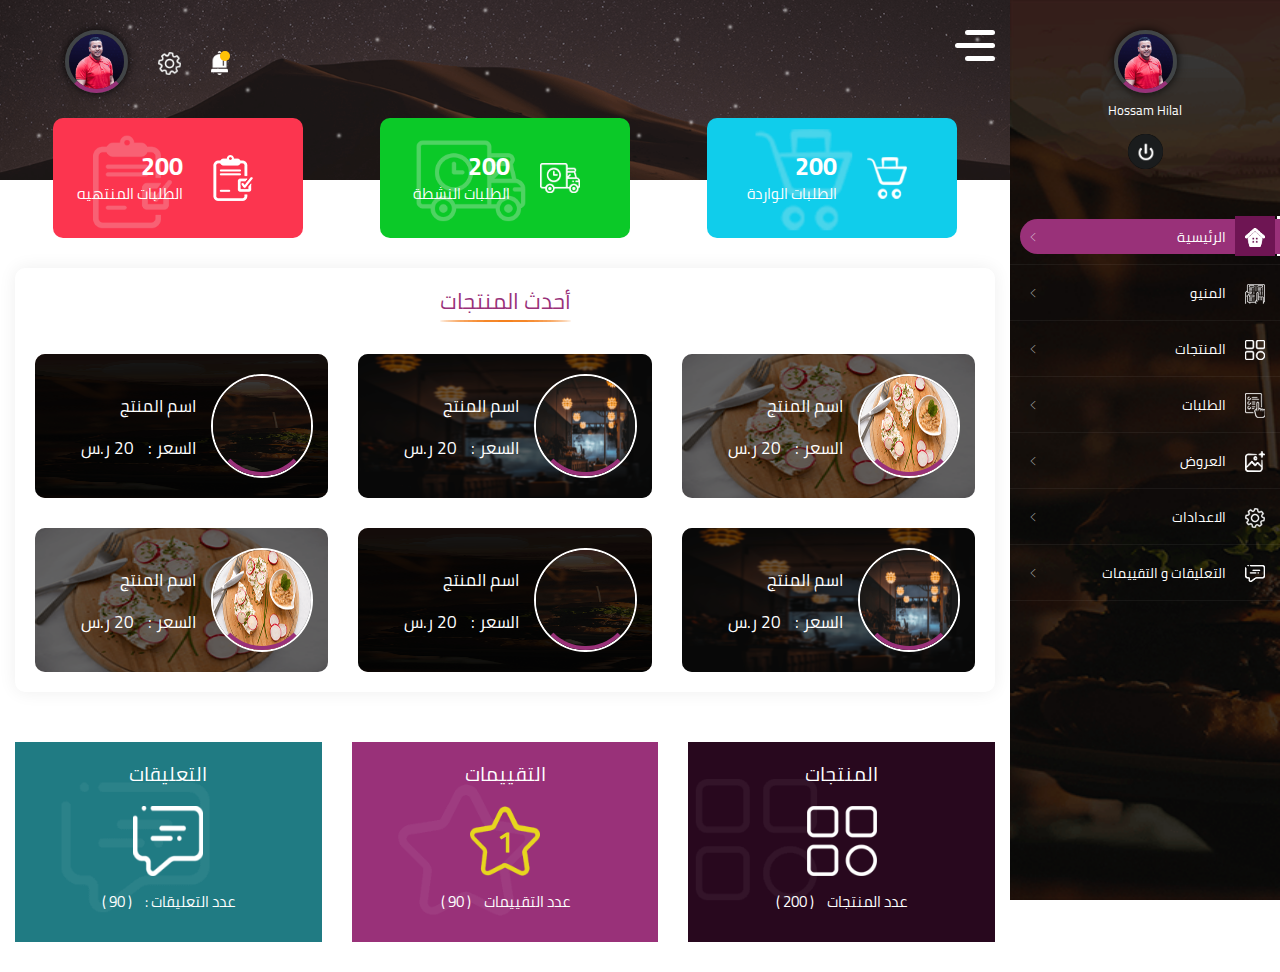
<file: index.html>
<!doctype html>
<html lang="en">
    
    <head>
        <!-- Required meta tags -->
        <meta charset="utf-8">
        <meta name="viewport" content="width=device-width, initial-scale=1, maximum-scale=1, user-scalable=no">
    
        <!-- Bootstrap CSS -->
        <link rel="stylesheet" href="css/bootstrap.min.css">
        <link rel="stylesheet" href="css/icofont.min.css">
        <link rel="stylesheet" href="css/nice-select.css">
        <link rel="stylesheet" href="css/style.css">
    
        <link rel="icon" href="images/log-logo.png" type="image/x-icon" />
        <title> Dashboard </title>
</head>

<body>

    <div class="loader">
        <div class="loader-box">  </div>
    </div>

    <div class="main-content">

        <!--  MAIN HEADER -->
        <header class="dashboard-header">
            <div class="container-fluid">
                <div class="top-header">
                    <ul>
                        <li>
                            <div class="user-pic">
                                <img src="images/user.png"  class="img-fluid">
                            </div>
                        </li>
                        <li>
                            <a href="profile.html"> <img src="images/setting-icon.png" alt="icon" class="img-fluid"> </a>
                        </li>
                        <li>
                            <a href="orders.html">
                                <img src="images/notification-icon.png" alt="icon" class="img-fluid">
                                <div class="notifi-circle">
                                    <span class="circle"></span>
                                    <span class="bordr"></span>
                                </div>
                            </a>
                        </li>
                    </ul>

                    <div class="toggle-btn">
                        <span></span>
                        <span></span>
                        <span></span>
                    </div>
                </div>
                <div class="bottom-header">
                    <div class="row">
                        <div class="col-12 col-sm-6 col-lg-4">
                            <div class="info-box orders-box">
                                <div class="pic">
                                    <img src="images/cart-icon.png" alt="icon" class="img-fluid">
                                </div>
                                <div class="data">
                                    <h3> 200 </h3>
                                    <p>  الطلبات الواردة </p>
                                </div>
                            </div>
                        </div>
                        <div class="col-12 col-sm-6 col-lg-4">
                            <div class="info-box active-ordersbox">
                                <div class="pic">
                                    <img src="images/deleviry-icon.png" alt="icon" class="img-fluid">
                                </div>
                                <div class="data">
                                    <h3> 200 </h3>
                                    <p>  الطلبات النشطة </p>
                                </div>
                            </div>
                        </div>
                        <div class="col-12 col-sm-6 col-lg-4">
                            <div class="info-box finished-ordersbox">
                                <div class="pic">
                                    <img src="images/finished-icon.png" alt="icon" class="img-fluid">
                                </div>
                                <div class="data">
                                    <h3> 200 </h3>
                                    <p>  الطلبات المنتهيه </p>
                                </div>
                            </div>
                        </div>
                    </div>
                </div>
            </div>
        </header>

        <!-- CONTENT  -->
        <div class="wrapper">
            <div class="container-fluid">

                <div class="new-products">
                    <div class="basic-head">
                        <h3> أحدث المنتجات </h3>
                    </div>

                    <div class="row">
                        <div class="col-12 col-sm-6 col-lg-4">
                            <div class="new-prdbox">
                                <div class="pic"> <img src="images/prod-1.png" alt="prod" class="img-fluid">  </div>
                                <div class="data">
                                    <h4>  اسم المنتج </h4>
                                    <p> <label>  السعر : </label> 20 ر.س </p>
                                </div>

                                <div class="over-lay">
                                    <img src="images/prod-1.png" alt="prod" class="img-fluid">
                                </div>
                            </div>
                        </div>
                        <div class="col-12 col-sm-6 col-lg-4">
                            <div class="new-prdbox">
                                <div class="pic"> <img src="images/log-bg.png" alt="prod" class="img-fluid">  </div>
                                <div class="data">
                                    <h4>  اسم المنتج </h4>
                                    <p> <label>  السعر : </label> 20 ر.س </p>
                                </div>

                                <div class="over-lay">
                                    <img src="images/log-bg.png" alt="prod" class="img-fluid">
                                </div>
                            </div>
                        </div>
                        <div class="col-12 col-sm-6 col-lg-4">
                            <div class="new-prdbox">
                                <div class="pic"> <img src="images/side-bg.png" alt="prod" class="img-fluid">  </div>
                                <div class="data">
                                    <h4>  اسم المنتج </h4>
                                    <p> <label>  السعر : </label> 20 ر.س </p>
                                </div>

                                <div class="over-lay">
                                    <img src="images/side-bg.png" alt="prod" class="img-fluid">
                                </div>
                            </div>
                        </div>
                        <div class="col-12 col-sm-6 col-lg-4">
                            <div class="new-prdbox">
                                <div class="pic"> <img src="images/log-bg.png" alt="prod" class="img-fluid">  </div>
                                <div class="data">
                                    <h4>  اسم المنتج </h4>
                                    <p> <label>  السعر : </label> 20 ر.س </p>
                                </div>

                                <div class="over-lay">
                                    <img src="images/log-bg.png" alt="prod" class="img-fluid">
                                </div>
                            </div>
                        </div>
                        <div class="col-12 col-sm-6 col-lg-4">
                            <div class="new-prdbox">
                                <div class="pic"> <img src="images/side-bg.png" alt="prod" class="img-fluid">  </div>
                                <div class="data">
                                    <h4>  اسم المنتج </h4>
                                    <p> <label>  السعر : </label> 20 ر.س </p>
                                </div>

                                <div class="over-lay">
                                    <img src="images/side-bg.png" alt="prod" class="img-fluid">
                                </div>
                            </div>
                        </div>
                        <div class="col-12 col-sm-6 col-lg-4">
                            <div class="new-prdbox">
                                <div class="pic"> <img src="images/prod-1.png" alt="prod" class="img-fluid">  </div>
                                <div class="data">
                                    <h4>  اسم المنتج </h4>
                                    <p> <label>  السعر : </label> 20 ر.س </p>
                                </div>

                                <div class="over-lay">
                                    <img src="images/prod-1.png" alt="prod" class="img-fluid">
                                </div>
                            </div>
                        </div>
                    </div>
                </div>

                <div class="bottom-counts">
                    <div class="row">
                        <div class="col-12 col-sm-6 col-lg-4">
                            <div class="count-box products">
                                <h4>  المنتجات </h4>
                                <img src="images/products-count.png" alt="img">
                                <p> <label> عدد المنتجات  </label> ( 200 )</p>
                            </div>
                        </div>
                        <div class="col-12 col-sm-6 col-lg-4">
                            <div class="count-box rates">
                                <h4> التقييمات </h4>
                                <div class="count-pic">
                                    <img src="images/star-icon.png" alt="img">
                                    <span> 1 </span>
                                </div>
                                <p> <label>  عدد التقييمات </label> ( 90 )</p>
                            </div>
                        </div>
                        <div class="col-12 col-sm-6 col-lg-4">
                            <div class="count-box comments">
                                <h4> التعليقات  </h4>
                                <img src="images/comments-count.png" alt="img">
                                <p> <label> عدد التعليقات : </label> ( 90 ) </p>
                            </div>
                        </div>
                    </div>
                </div>
            </div>
        </div>

    </div>
    



    <div class="side-bar">
        <div class="side-box">
            <div class="user-pic">
                <img src="images/user.png"  class="img-fluid">
            </div>
            <h5 class="user-name"> Hossam Hilal </h5>

            <a href="#" class="log-out"> <img src="images/power-icon.png"  class="img-fluid"> </a>

            <div class="side-menue">
                <ul>
                    <li class="active">
                        <a href="index.html">
                            <span class="icon"> <img src="images/home-icon.png"  class="img-fluid"> </span>
                            <label> الرئيسية  <i class="icofont-thin-left"></i> </label>
                        </a>
                    </li>
                    <li>
                        <a href="menue.html">
                            <span class="icon"> <img src="images/menu-icon.png"  class="img-fluid"> </span>
                            <label> المنيو  <i class="icofont-thin-left"></i> </label>
                        </a>
                    </li>
                    <li>
                        <a href="products.html">
                            <span class="icon"> <img src="images/products-icon.png"  class="img-fluid"> </span>
                            <label> المنتجات  <i class="icofont-thin-left"></i> </label>
                        </a>
                    </li>
                    <li>
                        <a  data-toggle="collapse" href="#orders-collpase" role="button" aria-expanded="false" aria-controls="orders-collpase">
                            <span class="icon"> <img src="images/ordrs-icon.png"  class="img-fluid"> </span>
                            <label> الطلبات  <i class="icofont-thin-left"></i> </label>
                        </a>
                        <div class="collapse" id="orders-collpase">
                            <div class="list">
                                <a href="orders.html"> 
                                    <span class="icon"> <img src="images/noun_Shop_1683178.png"  class="img-fluid"> </span>
                                    <label>   الطلبات الواردة  </label>
                                </a>
                                <a href="active-orders.html"> 
                                    <span class="icon"> <img src="images/truck.png"  class="img-fluid"> </span>
                                    <label>  الطلبات النشطة </label>
                                </a> 
                                <a href="finished-orders.html">  
                                    <span class="icon"> <img src="images/delivery-complete-copy.png"  class="img-fluid"> </span>
                                    <label>   الطلبات المنتهية </label> 
                                </a>
                                <a href="orders-message.html">  
                                        <span class="icon"> <img src="images/massage.png"  class="img-fluid"> </span>
                                    <label>   رسائل الطلبات  </label> 
                                </a>
                            </div>
                        </div>
                    </li>
                    <li>
                        <a  data-toggle="collapse" href="#offers-collpase" role="button" aria-expanded="false" aria-controls="offers-collpase">
                            <span class="icon"> <img src="images/add-offer-icon.png"  class="img-fluid"> </span>
                            <label> العروض  <i class="icofont-thin-left"></i> </label>
                        </a>
                        <div class="collapse" id="offers-collpase">
                            <div class="list">
                                <a href="add-offer.html"> 
                                    <span class="icon"> <img src="images/offer-add.png"  class="img-fluid"> </span>
                                    <label>  إضافة عرض  </label>
                                </a>
                                <a href="old-offers.html"> 
                                    <span class="icon"> <img src="images/history.png"  class="img-fluid"> </span>
                                    <label>    العروض السابقة  </label>
                                </a> 
                            </div>
                        </div>
                    </li>
                    <li>
                        <a data-toggle="collapse" href="#setting-collpase" role="button" aria-expanded="false" aria-controls="setting-collpase">
                            <span class="icon"> <img src="images/setting-icon.png"  class="img-fluid"> </span>
                            <label> الاعدادات <i class="icofont-thin-left"></i> </label>
                        </a>
                        <div class="collapse" id="setting-collpase">
                            <div class="list">
                                <a href="profile.html"> 
                                    <span class="icon"> <img src="images/profile.png"  class="img-fluid"> </span>
                                    <label>   الملف الشخصى   </label>
                                </a>
                                <a href="restaurant-info.html">  
                                    <span class="icon"> <img src="images/information.png"  class="img-fluid"> </span>
                                    <label>  معلومات المطعم   </label>
                                </a>
                            </div>
                        </div>
                    </li>
                    <li>
                        <a href="comments.html">
                            <span class="icon"> <img src="images/comments-icon.png"  class="img-fluid"> </span>
                            <label> التعليقات و التقييمات <i class="icofont-thin-left"></i> </label>
                        </a>
                    </li>
                </ul>
            </div>
        </div>
    </div>







    <!-- jQuery first, then Popper.js, then Bootstrap JS -->
    <script src="js/jquery-3.2.1.min.js"></script>
    <script src="js/popper.min.js"></script>
    <script src="js/bootstrap.min.js"></script>
    <script src="js/jquery.nice-select.js"></script>
    <script src="js/edit.js"></script>


</body>
</html>
</file>
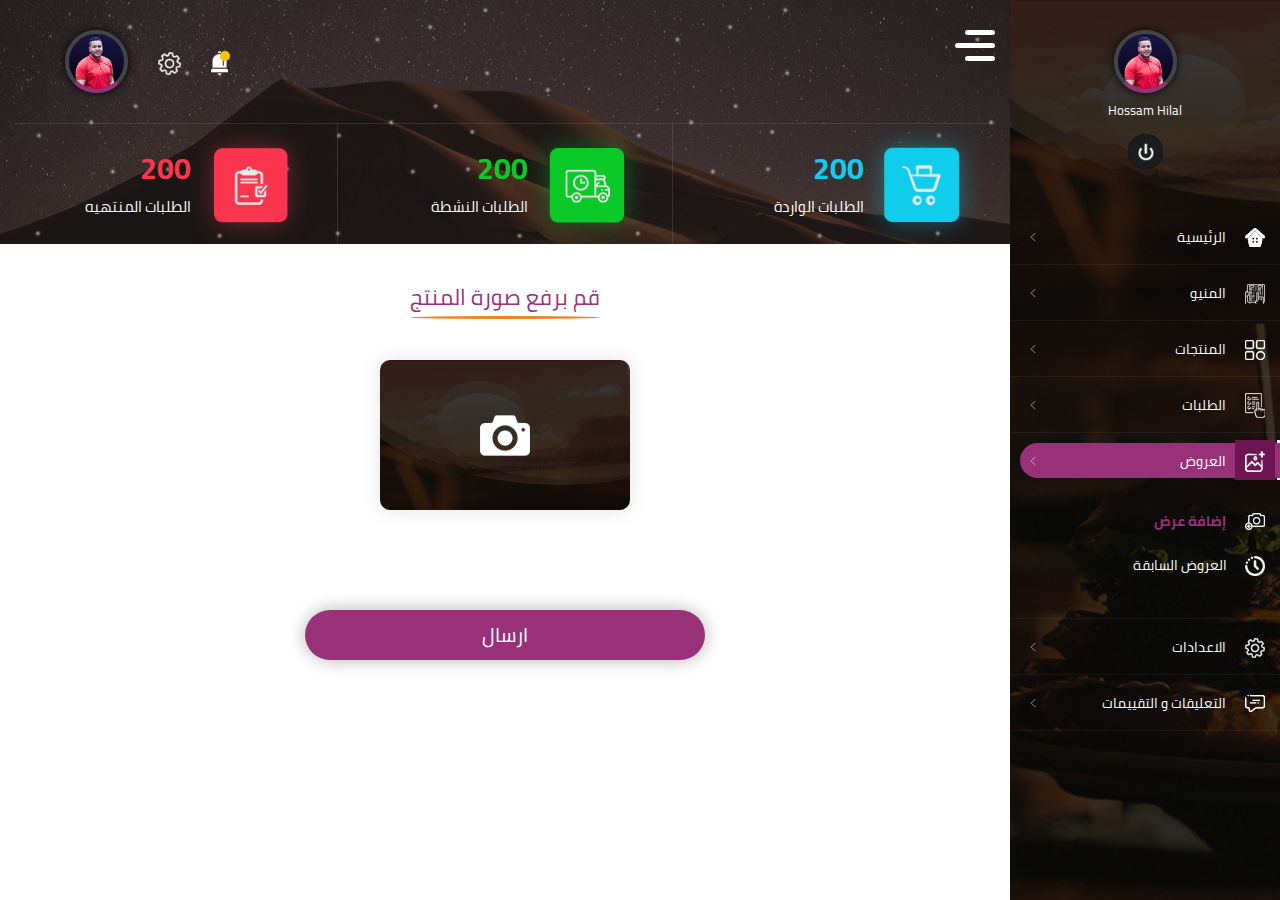
<file: add-offer.html>
<!doctype html>
<html lang="en">
    
    <head>
        <!-- Required meta tags -->
        <meta charset="utf-8">
        <meta name="viewport" content="width=device-width, initial-scale=1, maximum-scale=1, user-scalable=no">
    
        <!-- Bootstrap CSS -->
        <link rel="stylesheet" href="css/bootstrap.min.css">
        <link rel="stylesheet" href="css/icofont.min.css">
        <link rel="stylesheet" href="css/nice-select.css">
        <link rel="stylesheet" href="css/style.css">
    
        <link rel="icon" href="images/log-logo.png" type="image/x-icon" />
        <title> Dashboard </title>
</head>

<body>

    <div class="loader">
        <div class="loader-box">  </div>
    </div>

    <div class="main-content">

        <!--  MAIN HEADER -->
        <header class="dashboard-header internal-header">
            <div class="container-fluid">
                <div class="top-header">
                    <ul>
                        <li>
                            <div class="user-pic">
                                <img src="images/user.png"  class="img-fluid">
                            </div>
                        </li>
                        <li>
                            <a href="profile.html"> <img src="images/setting-icon.png" alt="icon" class="img-fluid"> </a>
                        </li>
                        <li>
                            <a href="orders.html">
                                <img src="images/notification-icon.png" alt="icon" class="img-fluid">
                                <div class="notifi-circle">
                                    <span class="circle"></span>
                                    <span class="bordr"></span>
                                </div>
                            </a>
                        </li>
                    </ul>

                    <div class="toggle-btn">
                        <span></span>
                        <span></span>
                        <span></span>
                    </div>
                </div>
                <div class="internal-bottom">
                    <div class="row">
                        <div class="col-12 col-sm-6 col-lg-4">
                            <div class="info-box first">
                                <div class="pic">
                                    <img src="images/internal-cart-icon.png" alt="icon" class="img-fluid">
                                </div>
                                <div class="data">
                                    <h3> 200 </h3>
                                    <p>  الطلبات الواردة </p>
                                </div>
                            </div>
                        </div>
                        <div class="col-12 col-sm-6 col-lg-4">
                            <div class="info-box second">
                                <div class="pic">
                                    <img src="images/internal-delivery-icon.png" alt="icon" class="img-fluid">
                                </div>
                                <div class="data">
                                    <h3> 200 </h3>
                                    <p>  الطلبات النشطة </p>
                                </div>
                            </div>
                        </div>
                        <div class="col-12 col-sm-6 col-lg-4">
                            <div class="info-box third">
                                <div class="pic">
                                    <img src="images/internal-finished-icon.png" alt="icon" class="img-fluid">
                                </div>
                                <div class="data">
                                    <h3> 200 </h3>
                                    <p>  الطلبات المنتهيه </p>
                                </div>
                            </div>
                        </div>
                    </div>
                </div>
            </div>
        </header>

        <!-- CONTENT  -->
        <div class="wrapper">
            <div class="container-fluid">

                <div class="add-product-wrapper">
                    <div class="basic-head">
                        <h3>   قم برفع صورة المنتج  </h3>
                    </div>

                    <form action="">
                        <div class="field upload-fied">
                            <label class="fileinput-button" for="files"> <img  src="images/camera.png">  </label>
                            <input type="file"  id="files"  name="files[]" multiple/>
                        </div>
                        <output id="Filelist"></output>

                        <button class="btn btn-full" type="submit"> <span> ارسال  </span>  </button>
                    </form>
                </div>

            </div>
        </div>

    </div>
    
    
    <div class="side-bar">
        <div class="side-box">
            <div class="user-pic">
                <img src="images/user.png"  class="img-fluid">
            </div>
            <h5 class="user-name"> Hossam Hilal </h5>

            <a href="#" class="log-out"> <img src="images/power-icon.png"  class="img-fluid"> </a>

            <div class="side-menue">
                <ul>
                    <li>
                        <a href="index.html">
                            <span class="icon"> <img src="images/home-icon.png"  class="img-fluid"> </span>
                            <label> الرئيسية  <i class="icofont-thin-left"></i> </label>
                        </a>
                    </li>
                    <li>
                        <a href="menue.html">
                            <span class="icon"> <img src="images/menu-icon.png"  class="img-fluid"> </span>
                            <label> المنيو  <i class="icofont-thin-left"></i> </label>
                        </a>
                    </li>
                    <li>
                        <a href="products.html">
                            <span class="icon"> <img src="images/products-icon.png"  class="img-fluid"> </span>
                            <label> المنتجات  <i class="icofont-thin-left"></i> </label>
                        </a>
                    </li>
                    <li>
                        <a  data-toggle="collapse" href="#orders-collpase" role="button" aria-expanded="false" aria-controls="orders-collpase">
                            <span class="icon"> <img src="images/ordrs-icon.png"  class="img-fluid"> </span>
                            <label> الطلبات  <i class="icofont-thin-left"></i> </label>
                        </a>
                        <div class="collapse" id="orders-collpase">
                            <div class="list">
                                <a href="orders.html"> 
                                    <span class="icon"> <img src="images/noun_Shop_1683178.png"  class="img-fluid"> </span>
                                    <label>   الطلبات الواردة  </label>
                                </a>
                                <a href="active-orders.html"> 
                                    <span class="icon"> <img src="images/truck.png"  class="img-fluid"> </span>
                                    <label>  الطلبات النشطة </label>
                                </a> 
                                <a href="finished-orders.html">  
                                    <span class="icon"> <img src="images/delivery-complete-copy.png"  class="img-fluid"> </span>
                                    <label>   الطلبات المنتهية </label> 
                                </a>
                                <a href="orders-message.html">  
                                        <span class="icon"> <img src="images/massage.png"  class="img-fluid"> </span>
                                    <label>   رسائل الطلبات  </label> 
                                </a>
                            </div>
                        </div>
                    </li>
                    <li class="active">
                        <a  data-toggle="collapse" href="#offers-collpase" role="button" aria-expanded="false" aria-controls="offers-collpase">
                            <span class="icon"> <img src="images/add-offer-icon.png"  class="img-fluid"> </span>
                            <label> العروض  <i class="icofont-thin-left"></i> </label>
                        </a>
                        <div class="collapse show" id="offers-collpase">
                            <div class="list">
                                <a class="active" href="add-offer.html"> 
                                    <span class="icon"> <img src="images/offer-add.png"  class="img-fluid"> </span>
                                    <label>  إضافة عرض  </label>
                                </a>
                                <a href="old-offers.html"> 
                                    <span class="icon"> <img src="images/history.png"  class="img-fluid"> </span>
                                    <label>    العروض السابقة  </label>
                                </a> 
                            </div>
                        </div>
                    </li>
                    <li>
                        <a data-toggle="collapse" href="#setting-collpase" role="button" aria-expanded="false" aria-controls="setting-collpase">
                            <span class="icon"> <img src="images/setting-icon.png"  class="img-fluid"> </span>
                            <label> الاعدادات <i class="icofont-thin-left"></i> </label>
                        </a>
                        <div class="collapse" id="setting-collpase">
                            <div class="list">
                                <a href="profile.html"> 
                                    <span class="icon"> <img src="images/profile.png"  class="img-fluid"> </span>
                                    <label>   الملف الشخصى   </label>
                                </a>
                                <a href="restaurant-info.html">  
                                    <span class="icon"> <img src="images/information.png"  class="img-fluid"> </span>
                                    <label>  معلومات المطعم   </label>
                                </a>
                            </div>
                        </div>
                    </li>
                    <li>
                        <a href="comments.html">
                            <span class="icon"> <img src="images/comments-icon.png"  class="img-fluid"> </span>
                            <label> التعليقات و التقييمات <i class="icofont-thin-left"></i> </label>
                        </a>
                    </li>
                </ul>
            </div>
        </div>
    </div>


    <!-- jQuery first, then Popper.js, then Bootstrap JS -->
    <script src="js/jquery-3.2.1.min.js"></script>
    <script src="js/popper.min.js"></script>
    <script src="js/bootstrap.min.js"></script>
    <script src="js/jquery.nice-select.js"></script>
    <script src="js/edit.js"></script>

    <script>
        document.addEventListener("DOMContentLoaded", init, false);
        var AttachmentArray = [];
        var arrCounter = 0;
        var filesCounterAlertStatus = false;
        var ul = document.createElement('ul');
        ul.className = ("thumb-Images");
        ul.id = "imgList";

        function init() {
            document.querySelector('#files').addEventListener('change', handleFileSelect, false);
        }

        function handleFileSelect(e) {
            if (!e.target.files) return;
            var files = e.target.files;
            for (var i = 0, f; f = files[i]; i++) {
                var fileReader = new FileReader();
                fileReader.onload = (function (readerEvt) {
                    return function (e) {
                        RenderThumbnail(e, readerEvt);
                        FillAttachmentArray(e, readerEvt)
                    };
                })(f);

                fileReader.readAsDataURL(f);
            }
            document.getElementById('files').addEventListener('change', handleFileSelect, false);
        }

        jQuery(function ($) {
            $('div').on('click', '.img-wrap .close', function () {
                var id = $(this).closest('.img-wrap').find('img').data('id');
                var elementPos = AttachmentArray.map(function (x) { return x.FileName; }).indexOf(id);
                if (elementPos !== -1) {
                    AttachmentArray.splice(elementPos, 1);
                }
                $(this).parent().find('img').not().remove();
                $(this).parent().find('div').not().remove();
                $(this).parent().parent().find('div').not().remove();
                var lis = document.querySelectorAll('#imgList li');
                for (var i = 0; li = lis[i]; i++) {
                    if (li.innerHTML == "") {
                        li.parentNode.removeChild(li);
                    }
                }

            });
        })

        function RenderThumbnail(e, readerEvt)
        {
            var li = document.createElement('li');
            ul.appendChild(li);
            li.innerHTML = ['<div class="img-wrap"> <span class="close">&times;</span>' +
                '<img class="thumb" src="', e.target.result, '" title="', escape(readerEvt.name), '" data-id="',
                readerEvt.name, '"/>' + '</div>'].join('');

            var div = document.createElement('div');
            div.className = "FileNameCaptionStyle";
            li.appendChild(div);
            div.innerHTML = [readerEvt.name].join('');
            document.getElementById('Filelist').insertBefore(ul, null);
        }

        function FillAttachmentArray(e, readerEvt)
        {
            AttachmentArray[arrCounter] =
            {
                AttachmentType: 1,
                ObjectType: 1,
                FileName: readerEvt.name,
                FileDescription: "Attachment",
                NoteText: "",
                MimeType: readerEvt.type,
                Content: e.target.result.split("base64,")[1],
                FileSizeInBytes: readerEvt.size,
            };
            arrCounter = arrCounter + 1;
        }
    </script>
    

</body>
</html>
</file>
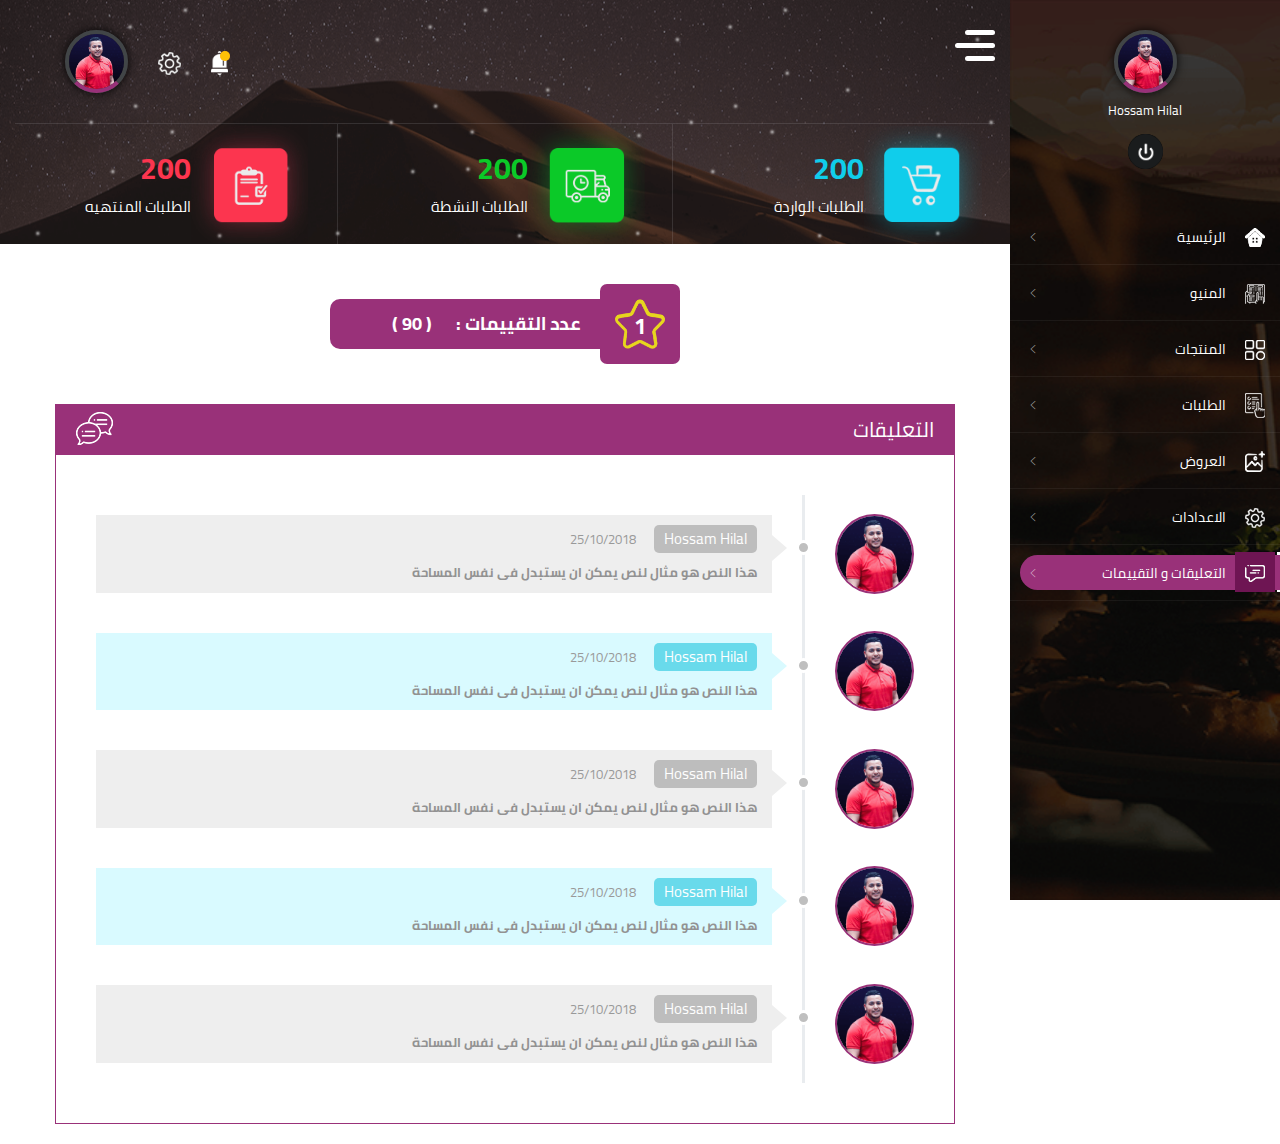
<file: comments.html>
<!doctype html>
<html lang="en">
    
    <head>
        <!-- Required meta tags -->
        <meta charset="utf-8">
        <meta name="viewport" content="width=device-width, initial-scale=1, maximum-scale=1, user-scalable=no">
    
        <!-- Bootstrap CSS -->
        <link rel="stylesheet" href="css/bootstrap.min.css">
        <link rel="stylesheet" href="css/icofont.min.css">
        <link rel="stylesheet" href="css/nice-select.css">
        <link rel="stylesheet" href="css/style.css">
    
        <link rel="icon" href="images/log-logo.png" type="image/x-icon" />
        <title> Dashboard </title>
</head>

<body>

    <div class="loader">
        <div class="loader-box">  </div>
    </div>

    <div class="main-content">

        <!--  MAIN HEADER -->
        <header class="dashboard-header internal-header">
            <div class="container-fluid">
                <div class="top-header">
                    <ul>
                        <li>
                            <div class="user-pic">
                                <img src="images/user.png"  class="img-fluid">
                            </div>
                        </li>
                        <li>
                            <a href="profile.html"> <img src="images/setting-icon.png" alt="icon" class="img-fluid"> </a>
                        </li>
                        <li>
                            <a href="orders.html">
                                <img src="images/notification-icon.png" alt="icon" class="img-fluid">
                                <div class="notifi-circle">
                                    <span class="circle"></span>
                                    <span class="bordr"></span>
                                </div>
                            </a>
                        </li>
                    </ul>

                    <div class="toggle-btn">
                        <span></span>
                        <span></span>
                        <span></span>
                    </div>
                </div>
                <div class="internal-bottom">
                    <div class="row">
                        <div class="col-12 col-sm-6 col-lg-4">
                            <div class="info-box first">
                                <div class="pic">
                                    <img src="images/internal-cart-icon.png" alt="icon" class="img-fluid">
                                </div>
                                <div class="data">
                                    <h3> 200 </h3>
                                    <p>  الطلبات الواردة </p>
                                </div>
                            </div>
                        </div>
                        <div class="col-12 col-sm-6 col-lg-4">
                            <div class="info-box second">
                                <div class="pic">
                                    <img src="images/internal-delivery-icon.png" alt="icon" class="img-fluid">
                                </div>
                                <div class="data">
                                    <h3> 200 </h3>
                                    <p>  الطلبات النشطة </p>
                                </div>
                            </div>
                        </div>
                        <div class="col-12 col-sm-6 col-lg-4">
                            <div class="info-box third">
                                <div class="pic">
                                    <img src="images/internal-finished-icon.png" alt="icon" class="img-fluid">
                                </div>
                                <div class="data">
                                    <h3> 200 </h3>
                                    <p>  الطلبات المنتهيه </p>
                                </div>
                            </div>
                        </div>
                    </div>
                </div>
            </div>
        </header>

        <!-- CONTENT  -->
        <div class="comments-pagewrapper">
            <div class="container-fluid">

                <div class="comments-header">
                    <h3>  عدد التقييمات :  <span> ( 90 )</span> </h3>
                    <label> 
                        <img src="images/star-icon.png" alt="img">
                        <span> 1 </span>
                    </label>
                </div>

                <div class="comments-wrapper">
                    <div class="title-header">
                        <h3>  التعليقات  <img src="images/talk-icon.png" alt="profile" class="img-fluid">  </h3>
                    </div>
                    <div class="box">
                        <div class="user-comment">
                            <div class="pic">
                                <img src="images/user.png" alt="profile" class="img-fluid">
                            </div>
                            <div class="comment-body">
                                <h5> <label> Hossam Hilal </label> 25/10/2018 </h5>
                                <p> هذا النص هو مثال لنص يمكن ان يستبدل فى نفس المساحة </p>
                            </div>
                        </div>
                        <div class="user-comment">
                            <div class="pic">
                                <img src="images/user.png" alt="profile" class="img-fluid">
                            </div>
                            <div class="comment-body">
                                <h5> <label> Hossam Hilal </label> 25/10/2018 </h5>
                                <p> هذا النص هو مثال لنص يمكن ان يستبدل فى نفس المساحة </p>
                            </div>
                        </div>
                        <div class="user-comment">
                            <div class="pic">
                                <img src="images/user.png" alt="profile" class="img-fluid">
                            </div>
                            <div class="comment-body">
                                <h5> <label> Hossam Hilal </label> 25/10/2018 </h5>
                                <p> هذا النص هو مثال لنص يمكن ان يستبدل فى نفس المساحة </p>
                            </div>
                        </div>
                        <div class="user-comment">
                            <div class="pic">
                                <img src="images/user.png" alt="profile" class="img-fluid">
                            </div>
                            <div class="comment-body">
                                <h5> <label> Hossam Hilal </label> 25/10/2018 </h5>
                                <p> هذا النص هو مثال لنص يمكن ان يستبدل فى نفس المساحة </p>
                            </div>
                        </div>
                        <div class="user-comment">
                            <div class="pic">
                                <img src="images/user.png" alt="profile" class="img-fluid">
                            </div>
                            <div class="comment-body">
                                <h5> <label> Hossam Hilal </label> 25/10/2018 </h5>
                                <p> هذا النص هو مثال لنص يمكن ان يستبدل فى نفس المساحة </p>
                            </div>
                        </div>
                    </div>
                </div>
            </div>
        </div>

    </div>
    
    
    <div class="side-bar">
        <div class="side-box">
            <div class="user-pic">
                <img src="images/user.png"  class="img-fluid">
            </div>
            <h5 class="user-name"> Hossam Hilal </h5>

            <a href="#" class="log-out"> <img src="images/power-icon.png"  class="img-fluid"> </a>

            <div class="side-menue">
                <ul>
                    <li>
                        <a href="index.html">
                            <span class="icon"> <img src="images/home-icon.png"  class="img-fluid"> </span>
                            <label> الرئيسية  <i class="icofont-thin-left"></i> </label>
                        </a>
                    </li>
                    <li>
                        <a href="menue.html">
                            <span class="icon"> <img src="images/menu-icon.png"  class="img-fluid"> </span>
                            <label> المنيو  <i class="icofont-thin-left"></i> </label>
                        </a>
                    </li>
                    <li>
                        <a href="products.html">
                            <span class="icon"> <img src="images/products-icon.png"  class="img-fluid"> </span>
                            <label> المنتجات  <i class="icofont-thin-left"></i> </label>
                        </a>
                    </li>
                    <li>
                        <a  data-toggle="collapse" href="#orders-collpase" role="button" aria-expanded="false" aria-controls="orders-collpase">
                            <span class="icon"> <img src="images/ordrs-icon.png"  class="img-fluid"> </span>
                            <label> الطلبات  <i class="icofont-thin-left"></i> </label>
                        </a>
                        <div class="collapse" id="orders-collpase">
                            <div class="list">
                                <a href="orders.html"> 
                                    <span class="icon"> <img src="images/noun_Shop_1683178.png"  class="img-fluid"> </span>
                                    <label>   الطلبات الواردة  </label>
                                </a>
                                <a href="active-orders.html"> 
                                    <span class="icon"> <img src="images/truck.png"  class="img-fluid"> </span>
                                    <label>  الطلبات النشطة </label>
                                </a> 
                                <a href="finished-orders.html">  
                                    <span class="icon"> <img src="images/delivery-complete-copy.png"  class="img-fluid"> </span>
                                    <label>   الطلبات المنتهية </label> 
                                </a>
                                <a href="orders-message.html">  
                                        <span class="icon"> <img src="images/massage.png"  class="img-fluid"> </span>
                                    <label>   رسائل الطلبات  </label> 
                                </a>
                            </div>
                        </div>
                    </li>
                    <li>
                        <a  data-toggle="collapse" href="#offers-collpase" role="button" aria-expanded="false" aria-controls="offers-collpase">
                            <span class="icon"> <img src="images/add-offer-icon.png"  class="img-fluid"> </span>
                            <label> العروض  <i class="icofont-thin-left"></i> </label>
                        </a>
                        <div class="collapse" id="offers-collpase">
                            <div class="list">
                                <a href="add-offer.html"> 
                                    <span class="icon"> <img src="images/offer-add.png"  class="img-fluid"> </span>
                                    <label>  إضافة عرض  </label>
                                </a>
                                <a href="old-offers.html"> 
                                    <span class="icon"> <img src="images/history.png"  class="img-fluid"> </span>
                                    <label>    العروض السابقة  </label>
                                </a> 
                            </div>
                        </div>
                    </li>
                    <li>
                        <a data-toggle="collapse" href="#setting-collpase" role="button" aria-expanded="false" aria-controls="setting-collpase">
                            <span class="icon"> <img src="images/setting-icon.png"  class="img-fluid"> </span>
                            <label> الاعدادات <i class="icofont-thin-left"></i> </label>
                        </a>
                        <div class="collapse" id="setting-collpase">
                            <div class="list">
                                <a href="profile.html"> 
                                    <span class="icon"> <img src="images/profile.png"  class="img-fluid"> </span>
                                    <label>   الملف الشخصى   </label>
                                </a>
                                <a href="restaurant-info.html">  
                                    <span class="icon"> <img src="images/information.png"  class="img-fluid"> </span>
                                    <label>  معلومات المطعم   </label>
                                </a>
                            </div>
                        </div>
                    </li>
                    <li class="active">
                        <a href="comments.html">
                            <span class="icon"> <img src="images/comments-icon.png"  class="img-fluid"> </span>
                            <label> التعليقات و التقييمات <i class="icofont-thin-left"></i> </label>
                        </a>
                    </li>
                </ul>
            </div>
        </div>
    </div>


    <!-- jQuery first, then Popper.js, then Bootstrap JS -->
    <script src="js/jquery-3.2.1.min.js"></script>
    <script src="js/popper.min.js"></script>
    <script src="js/bootstrap.min.js"></script>
    <script src="js/jquery.nice-select.js"></script>
    <script src="js/edit.js"></script>

</body>
</html>
</file>
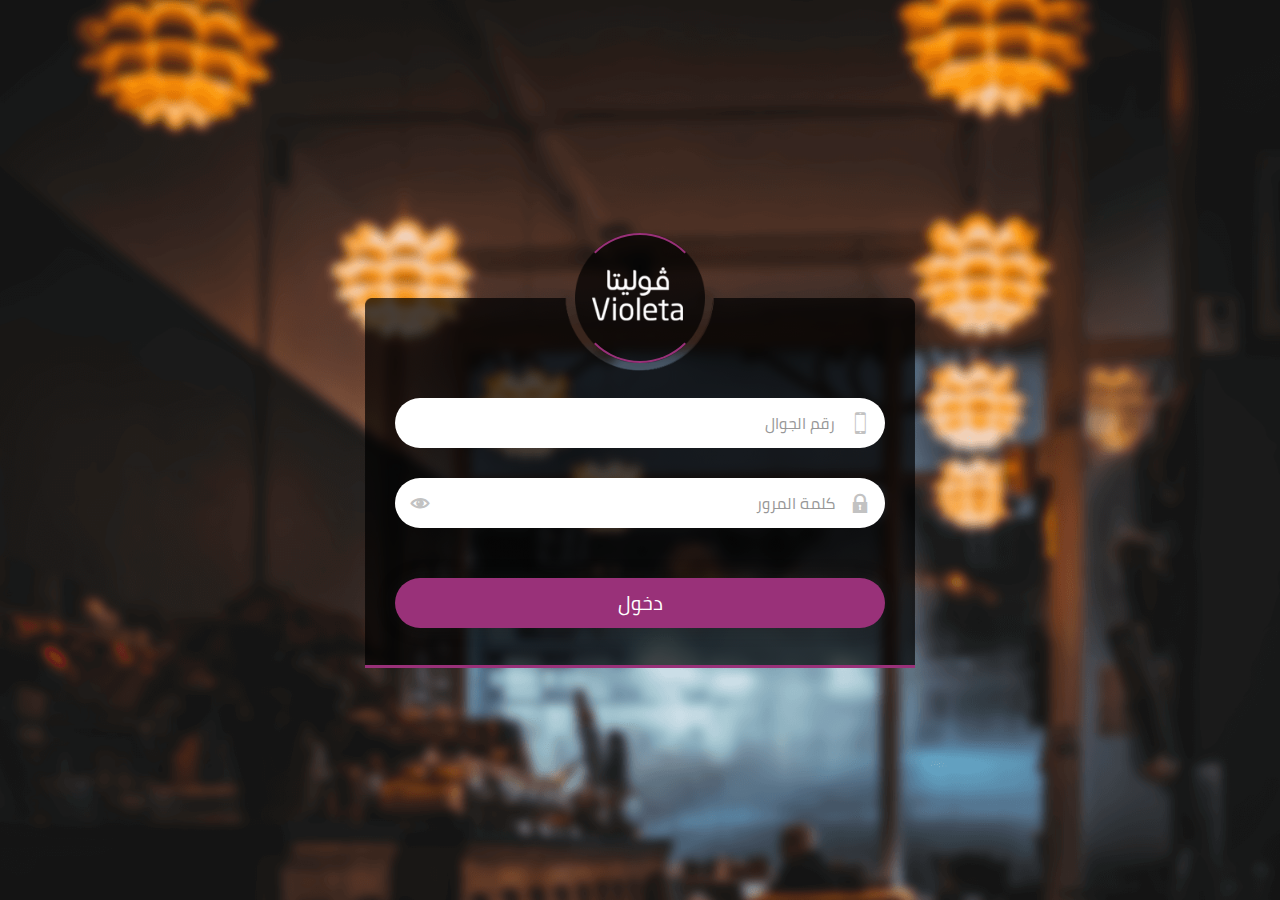
<file: log.html>
<!doctype html>
<html lang="en">

<head>
    <!-- Required meta tags -->
    <meta charset="utf-8">
    <meta name="viewport" content="width=device-width, initial-scale=1, maximum-scale=1, user-scalable=no">

    <!-- Bootstrap CSS -->
    <link rel="stylesheet" href="css/bootstrap.min.css">
    <link rel="stylesheet" href="css/icofont.min.css">
    <link rel="stylesheet" href="css/nice-select.css">
    <link rel="stylesheet" href="css/style.css">

    <link rel="icon" href="images/log-logo.png" type="image/x-icon" />
    <title> Dashboard </title>
</head>

<body>

    <div class="loader">
        <div class="loader-box">  </div>
    </div>

    <div class="login-page">
        <div class="content">
            <div class="log-box">
                <form action="index.html">
                    <div class="logo">
                        <img src="images/log-logo.png" alt="logo" class="img-fluid">
                    </div>

                    <div class="field">
                        <input type="text" id="phone" class="form-control">
                        <label for="phone"> رقم الجوال </label>
                        <span class="ico"> <i class="icofont-iphone"></i> </span>
                    </div>
                    <div class="field">
                        <input type="password" id="password" class="form-control">
                        <label for="password"> كلمة المرور </label>
                        <span class="ico"> <i class="icofont-lock"></i> </span>
                        <span class="eye" onclick="showpassword()"> <i class="icofont-eye"></i>  </span> 
                    </div>

                    <button class="btn btn-full" type="submit"> <span> دخول </span>  </button>
                </form>
            </div>
        </div>
    </div>




    <!-- jQuery first, then Popper.js, then Bootstrap JS -->
    <script src="js/jquery-3.2.1.min.js"></script>
    <script src="js/popper.min.js"></script>
    <script src="js/bootstrap.min.js"></script>
    <script src="js/jquery.nice-select.js"></script>
    <script src="js/edit.js"></script>


</body>
</html>
</file>
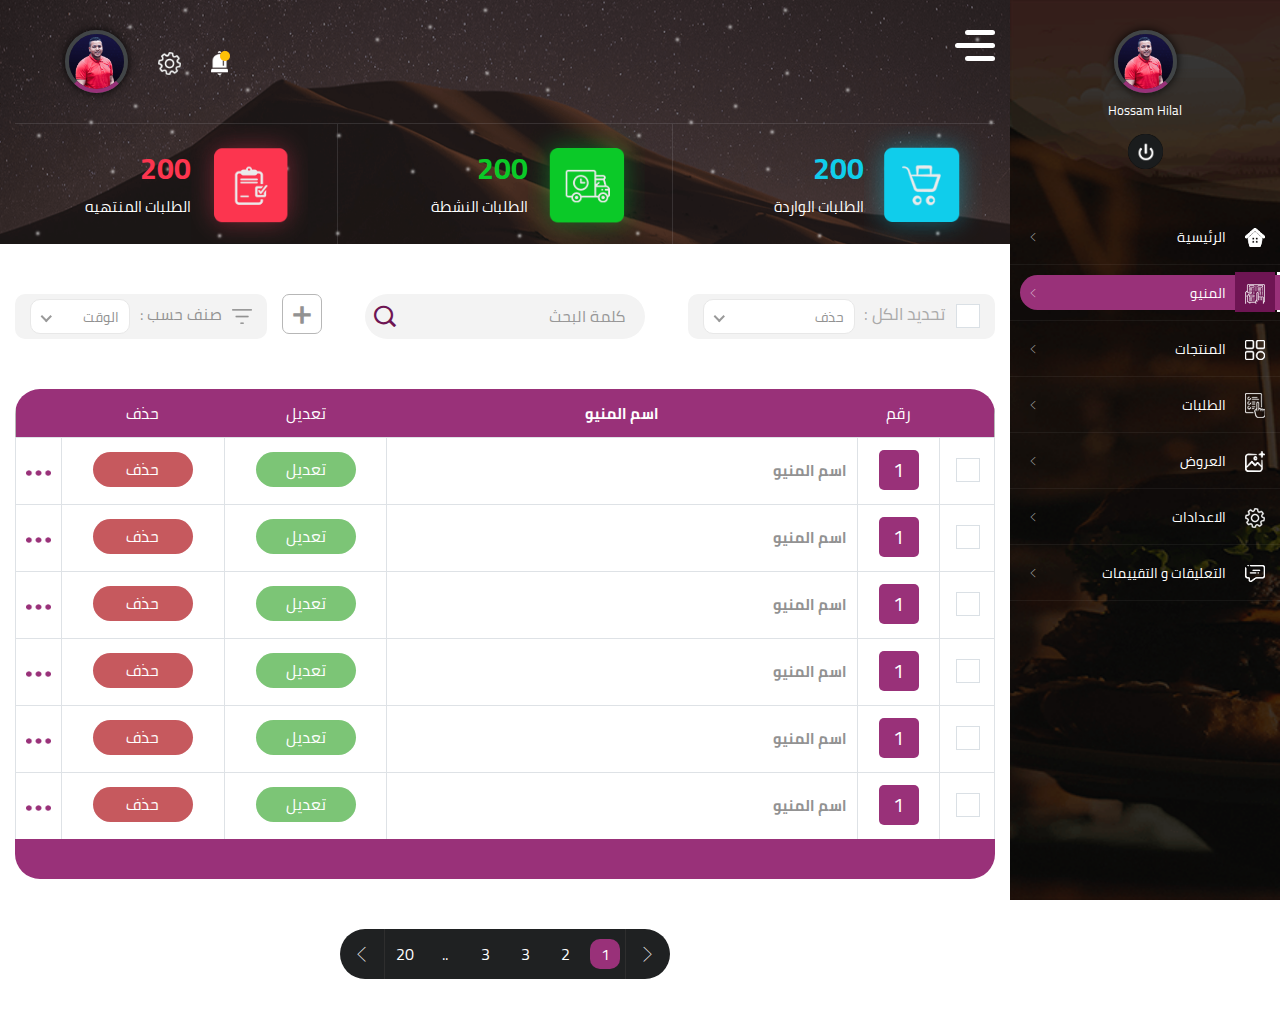
<file: menue.html>
<!doctype html>
<html lang="en">
    
    <head>
        <!-- Required meta tags -->
        <meta charset="utf-8">
        <meta name="viewport" content="width=device-width, initial-scale=1, maximum-scale=1, user-scalable=no">
    
        <!-- Bootstrap CSS -->
        <link rel="stylesheet" href="css/bootstrap.min.css">
        <link rel="stylesheet" href="css/icofont.min.css">
        <link rel="stylesheet" href="css/nice-select.css">
        <link rel="stylesheet" href="css/style.css">
    
        <link rel="icon" href="images/log-logo.png" type="image/x-icon" />
        <title> Dashboard </title>
</head>

<body>


    <div class="loader">
        <div class="loader-box">  </div>
    </div>
    
    <div class="main-content">

        <!--  MAIN HEADER -->
        <header class="dashboard-header internal-header">
            <div class="container-fluid">
                <div class="top-header">
                    <ul>
                        <li>
                            <div class="user-pic">
                                <img src="images/user.png"  class="img-fluid">
                            </div>
                        </li>
                        <li>
                            <a href="profile.html"> <img src="images/setting-icon.png" alt="icon" class="img-fluid"> </a>
                        </li>
                        <li>
                            <a href="orders.html">
                                <img src="images/notification-icon.png" alt="icon" class="img-fluid">
                                <div class="notifi-circle">
                                    <span class="circle"></span>
                                    <span class="bordr"></span>
                                </div>
                            </a>
                        </li>
                    </ul>

                    <div class="toggle-btn">
                        <span></span>
                        <span></span>
                        <span></span>
                    </div>
                </div>
                <div class="internal-bottom">
                    <div class="row">
                        <div class="col-12 col-sm-6 col-lg-4">
                            <div class="info-box first">
                                <div class="pic">
                                    <img src="images/internal-cart-icon.png" alt="icon" class="img-fluid">
                                </div>
                                <div class="data">
                                    <h3> 200 </h3>
                                    <p>  الطلبات الواردة </p>
                                </div>
                            </div>
                        </div>
                        <div class="col-12 col-sm-6 col-lg-4">
                            <div class="info-box second">
                                <div class="pic">
                                    <img src="images/internal-delivery-icon.png" alt="icon" class="img-fluid">
                                </div>
                                <div class="data">
                                    <h3> 200 </h3>
                                    <p>  الطلبات النشطة </p>
                                </div>
                            </div>
                        </div>
                        <div class="col-12 col-sm-6 col-lg-4">
                            <div class="info-box third">
                                <div class="pic">
                                    <img src="images/internal-finished-icon.png" alt="icon" class="img-fluid">
                                </div>
                                <div class="data">
                                    <h3> 200 </h3>
                                    <p>  الطلبات المنتهيه </p>
                                </div>
                            </div>
                        </div>
                    </div>
                </div>
            </div>
        </header>

        <!-- CONTENT  -->
        <div class="wrapper">
            <div class="container-fluid">

                <div class="basic-filter">
                    <div class="row">
                        <div class="col-12 col-sm-6 col-lg-4">
                            <div class="box">
                                <label class="checkbox-container"> تحديد الكل :  
                                    <input type="checkbox" class="check_all">
                                    <span class="checkmark"></span>
                                </label>

                                <select>
                                    <option value="0"> حذف </option>
                                    <option value="1"> حذف </option>
                                    <option value="2"> حذف </option>
                                </select>
                            </div>
                        </div>
                        <div class="col-12 col-sm-6 col-lg-4">
                            <form action="">
                                <div class="search-box">
                                    <div class="field">
                                        <input type="text" id="serach-input"  class="form-control">
                                        <label for="serach-input">  كلمة البحث  </label>
                                    </div>
                                    <button type="submit" class="search-btn"> <i class="icofont-search-1"></i>  </button>
                                </div>
                            </form>
                        </div>
                        <div class="col-12 col-sm-6 col-lg-4">
                            <div class="sort-box">
                                <div class="add-btnbox">
                                    <button class="btn btn-full" data-toggle="modal" data-target="#add-modal"> <span> <i class="icofont-plus"></i> </span> </button>
                                </div>
                                <div class="box">
                                    <img src="images/sort-icon.png" alt="sort" class="img-fluid">
                                    <span> صنف حسب : </span>
                                    <select>
                                        <option value="0"> الوقت </option>
                                        <option value="1"> السعر </option>
                                        <option value="2"> الاحدث </option>
                                    </select>
                                </div>
                            </div>
                        </div>
                    </div>
                </div>

                <div class="basic-table">
                    <table class="table table-bordered">
                        <thead>
                            <tr>
                                <th scope="col"> </th>
                                <th scope="col"> رقم </th>
                                <th scope="col" class="prod-name"> اسم المنيو </th>
                                <th scope="col"> تعديل </th>
                                <th scope="col"> حذف </th>
                                <th scope="col"> </th>
                            </tr>
                        </thead>
                        <tbody>
                            <tr>
                                <th> 
                                    <label class="checkbox-container">
                                        <input type="checkbox">
                                        <span class="checkmark"></span>
                                    </label> 
                                </th>
                                <td> <span class="number"> 1</span> </td>
                                <td class="prod-name"> <p> اسم المنيو  </p> </td>
                                <td> <a href="" class="btn edit"> تعديل  </a></td>
                                <td> <a href="" class="btn delete"> حذف  </a></td>
                                <th> 
                                    <a href="" class="more dropdown-toggle" id="moreButton" data-toggle="dropdown" aria-haspopup="true" aria-expanded="false">
                                        <img src="images/more.png" alt="img">  
                                    </a>
                                    <div class="dropdown-menu" aria-labelledby="moreButton">
                                        <a class="dropdown-item" href="#">Action</a>
                                        <a class="dropdown-item" href="#">Another action</a>
                                        <a class="dropdown-item" href="#">Something else here</a>
                                    </div>
                                </th>
                            </tr>
                            <tr>
                                <th> 
                                    <label class="checkbox-container">
                                        <input type="checkbox">
                                        <span class="checkmark"></span>
                                    </label> 
                                </th>
                                <td> <span class="number"> 1</span> </td>
                                <td class="prod-name"> <p> اسم المنيو  </p> </td>
                                <td> <a href="" class="btn edit"> تعديل  </a></td>
                                <td> <a href="" class="btn delete"> حذف  </a></td>
                                <th> 
                                    <a href="" class="more dropdown-toggle" id="moreButton" data-toggle="dropdown" aria-haspopup="true" aria-expanded="false">
                                        <img src="images/more.png" alt="img">  
                                    </a>
                                    <div class="dropdown-menu" aria-labelledby="moreButton">
                                        <a class="dropdown-item" href="#">Action</a>
                                        <a class="dropdown-item" href="#">Another action</a>
                                        <a class="dropdown-item" href="#">Something else here</a>
                                    </div>
                                </th>
                            </tr>
                            <tr>
                                <th> 
                                    <label class="checkbox-container">
                                        <input type="checkbox">
                                        <span class="checkmark"></span>
                                    </label> 
                                </th>
                                <td> <span class="number"> 1</span> </td>
                                <td class="prod-name"> <p> اسم المنيو  </p> </td>
                                <td> <a href="" class="btn edit"> تعديل  </a></td>
                                <td> <a href="" class="btn delete"> حذف  </a></td>
                                <th> 
                                    <a href="" class="more dropdown-toggle" id="moreButton" data-toggle="dropdown" aria-haspopup="true" aria-expanded="false">
                                        <img src="images/more.png" alt="img">  
                                    </a>
                                    <div class="dropdown-menu" aria-labelledby="moreButton">
                                        <a class="dropdown-item" href="#">Action</a>
                                        <a class="dropdown-item" href="#">Another action</a>
                                        <a class="dropdown-item" href="#">Something else here</a>
                                    </div>
                                </th>
                            </tr>
                            <tr>
                                <th> 
                                    <label class="checkbox-container">
                                        <input type="checkbox">
                                        <span class="checkmark"></span>
                                    </label> 
                                </th>
                                <td> <span class="number"> 1</span> </td>
                                <td class="prod-name"> <p> اسم المنيو  </p> </td>
                                <td> <a href="" class="btn edit"> تعديل  </a></td>
                                <td> <a href="" class="btn delete"> حذف  </a></td>
                                <th> 
                                    <a href="" class="more dropdown-toggle" id="moreButton" data-toggle="dropdown" aria-haspopup="true" aria-expanded="false">
                                        <img src="images/more.png" alt="img">  
                                    </a>
                                    <div class="dropdown-menu" aria-labelledby="moreButton">
                                        <a class="dropdown-item" href="#">Action</a>
                                        <a class="dropdown-item" href="#">Another action</a>
                                        <a class="dropdown-item" href="#">Something else here</a>
                                    </div>
                                </th>
                            </tr>
                            <tr>
                                <th> 
                                    <label class="checkbox-container">
                                        <input type="checkbox">
                                        <span class="checkmark"></span>
                                    </label> 
                                </th>
                                <td> <span class="number"> 1</span> </td>
                                <td class="prod-name"> <p> اسم المنيو  </p> </td>
                                <td> <a href="" class="btn edit"> تعديل  </a></td>
                                <td> <a href="" class="btn delete"> حذف  </a></td>
                                <th> 
                                    <a href="" class="more dropdown-toggle" id="moreButton" data-toggle="dropdown" aria-haspopup="true" aria-expanded="false">
                                        <img src="images/more.png" alt="img">  
                                    </a>
                                    <div class="dropdown-menu" aria-labelledby="moreButton">
                                        <a class="dropdown-item" href="#">Action</a>
                                        <a class="dropdown-item" href="#">Another action</a>
                                        <a class="dropdown-item" href="#">Something else here</a>
                                    </div>
                                </th>
                            </tr>
                            <tr>
                                <th> 
                                    <label class="checkbox-container">
                                        <input type="checkbox">
                                        <span class="checkmark"></span>
                                    </label> 
                                </th>
                                <td> <span class="number"> 1</span> </td>
                                <td class="prod-name"> <p> اسم المنيو  </p> </td>
                                <td> <a href="" class="btn edit"> تعديل  </a></td>
                                <td> <a href="" class="btn delete"> حذف  </a></td>
                                <th> 
                                    <a href="" class="more dropdown-toggle" id="moreButton" data-toggle="dropdown" aria-haspopup="true" aria-expanded="false">
                                        <img src="images/more.png" alt="img">  
                                    </a>
                                    <div class="dropdown-menu" aria-labelledby="moreButton">
                                        <a class="dropdown-item" href="#">Action</a>
                                        <a class="dropdown-item" href="#">Another action</a>
                                        <a class="dropdown-item" href="#">Something else here</a>
                                    </div>
                                </th>
                            </tr>
                        </tbody>
                    </table>
                </div>

                
                <div class="pagination-box">
                    <nav aria-label="Page navigation example">
                        <ul class="pagination">
                            <li class="page-item">  <a class="page-link" href="#"> <i class="icofont-thin-right"></i> </a>  </li>
                            <li class="page-item">  <a class="page-link active" href="#"> 1 </a></li>
                            <li class="page-item">  <a class="page-link" href="#"> 2 </a>   </li>
                            <li class="page-item">  <a class="page-link" href="#"> 3 </a>   </li>
                            <li class="page-item">  <a class="page-link" href="#"> 3 </a>   </li>
                            <li class="page-item">  <a class="page-link" href="#"> .. </a>  </li>
                            <li class="page-item">  <a class="page-link" href="#"> 20 </a>  </li>
                            <li class="page-item">  <a class="page-link" href="#"> <i class="icofont-thin-left"></i> </a>   </li>
                        </ul>
                    </nav>
                </div>

            </div>
        </div>

    </div>
    



    <div class="side-bar">
        <div class="side-box">
            <div class="user-pic">
                <img src="images/user.png"  class="img-fluid">
            </div>
            <h5 class="user-name"> Hossam Hilal </h5>

            <a href="#" class="log-out"> <img src="images/power-icon.png"  class="img-fluid"> </a>

            <div class="side-menue">
                <ul>
                    <li>
                        <a href="index.html">
                            <span class="icon"> <img src="images/home-icon.png"  class="img-fluid"> </span>
                            <label> الرئيسية  <i class="icofont-thin-left"></i> </label>
                        </a>
                    </li>
                    <li  class="active">
                        <a href="menue.html">
                            <span class="icon"> <img src="images/menu-icon.png"  class="img-fluid"> </span>
                            <label> المنيو  <i class="icofont-thin-left"></i> </label>
                        </a>
                    </li>
                    <li>
                        <a href="products.html">
                            <span class="icon"> <img src="images/products-icon.png"  class="img-fluid"> </span>
                            <label> المنتجات  <i class="icofont-thin-left"></i> </label>
                        </a>
                    </li>
                    <li>
                        <a  data-toggle="collapse" href="#orders-collpase" role="button" aria-expanded="false" aria-controls="orders-collpase">
                            <span class="icon"> <img src="images/ordrs-icon.png"  class="img-fluid"> </span>
                            <label> الطلبات  <i class="icofont-thin-left"></i> </label>
                        </a>
                        <div class="collapse" id="orders-collpase">
                            <div class="list">
                                <a href="orders.html"> 
                                    <span class="icon"> <img src="images/noun_Shop_1683178.png"  class="img-fluid"> </span>
                                    <label>   الطلبات الواردة  </label>
                                </a>
                                <a href="active-orders.html"> 
                                    <span class="icon"> <img src="images/truck.png"  class="img-fluid"> </span>
                                    <label>  الطلبات النشطة </label>
                                </a> 
                                <a href="finished-orders.html">  
                                    <span class="icon"> <img src="images/delivery-complete-copy.png"  class="img-fluid"> </span>
                                    <label>   الطلبات المنتهية </label> 
                                </a>
                                <a href="orders-message.html">  
                                        <span class="icon"> <img src="images/massage.png"  class="img-fluid"> </span>
                                    <label>   رسائل الطلبات  </label> 
                                </a>
                            </div>
                        </div>
                    </li>
                    <li>
                        <a  data-toggle="collapse" href="#offers-collpase" role="button" aria-expanded="false" aria-controls="offers-collpase">
                            <span class="icon"> <img src="images/add-offer-icon.png"  class="img-fluid"> </span>
                            <label> العروض  <i class="icofont-thin-left"></i> </label>
                        </a>
                        <div class="collapse" id="offers-collpase">
                            <div class="list">
                                <a href="add-offer.html"> 
                                    <span class="icon"> <img src="images/offer-add.png"  class="img-fluid"> </span>
                                    <label>  إضافة عرض  </label>
                                </a>
                                <a href="old-offers.html"> 
                                    <span class="icon"> <img src="images/history.png"  class="img-fluid"> </span>
                                    <label>    العروض السابقة  </label>
                                </a> 
                            </div>
                        </div>
                    </li>
                    <li>
                        <a data-toggle="collapse" href="#setting-collpase" role="button" aria-expanded="false" aria-controls="setting-collpase">
                            <span class="icon"> <img src="images/setting-icon.png"  class="img-fluid"> </span>
                            <label> الاعدادات <i class="icofont-thin-left"></i> </label>
                        </a>
                        <div class="collapse" id="setting-collpase">
                            <div class="list">
                                <a href="profile.html"> 
                                    <span class="icon"> <img src="images/profile.png"  class="img-fluid"> </span>
                                    <label>   الملف الشخصى   </label>
                                </a>
                                <a href="restaurant-info.html">  
                                    <span class="icon"> <img src="images/information.png"  class="img-fluid"> </span>
                                    <label>  معلومات المطعم   </label>
                                </a>
                            </div>
                        </div>
                    </li>
                    <li>
                        <a href="comments.html">
                            <span class="icon"> <img src="images/comments-icon.png"  class="img-fluid"> </span>
                            <label> التعليقات و التقييمات <i class="icofont-thin-left"></i> </label>
                        </a>
                    </li>
                </ul>
            </div>
        </div>
    </div>




      <!-- Modal -->
    <div class="modal fade add-modal" id="add-modal" tabindex="-1" role="dialog" aria-labelledby="exampleModalCenterTitle" aria-hidden="true">
        <div class="modal-dialog modal-dialog-centered" role="document">
          <div class="modal-content">
            <div class="modal-header">
              <h5> إضافة منيو  :  </h5>
            </div>
            <div class="modal-body">
                <form action="">
                    <div class="field">
                        <input type="text" id="menue_name" class="form-control">
                        <label for="menue_name">  اسم المنيو  </label>
                    </div>
                    <button class="btn btn-full" type="submit"> <span> إضافة </span>  </button>
                </form>
            </div>
          </div>
        </div>
    </div>





    <!-- jQuery first, then Popper.js, then Bootstrap JS -->
    <script src="js/jquery-3.2.1.min.js"></script>
    <script src="js/popper.min.js"></script>
    <script src="js/bootstrap.min.js"></script>
    <script src="js/jquery.nice-select.js"></script>
    <script src="js/edit.js"></script>


</body>
</html>
</file>
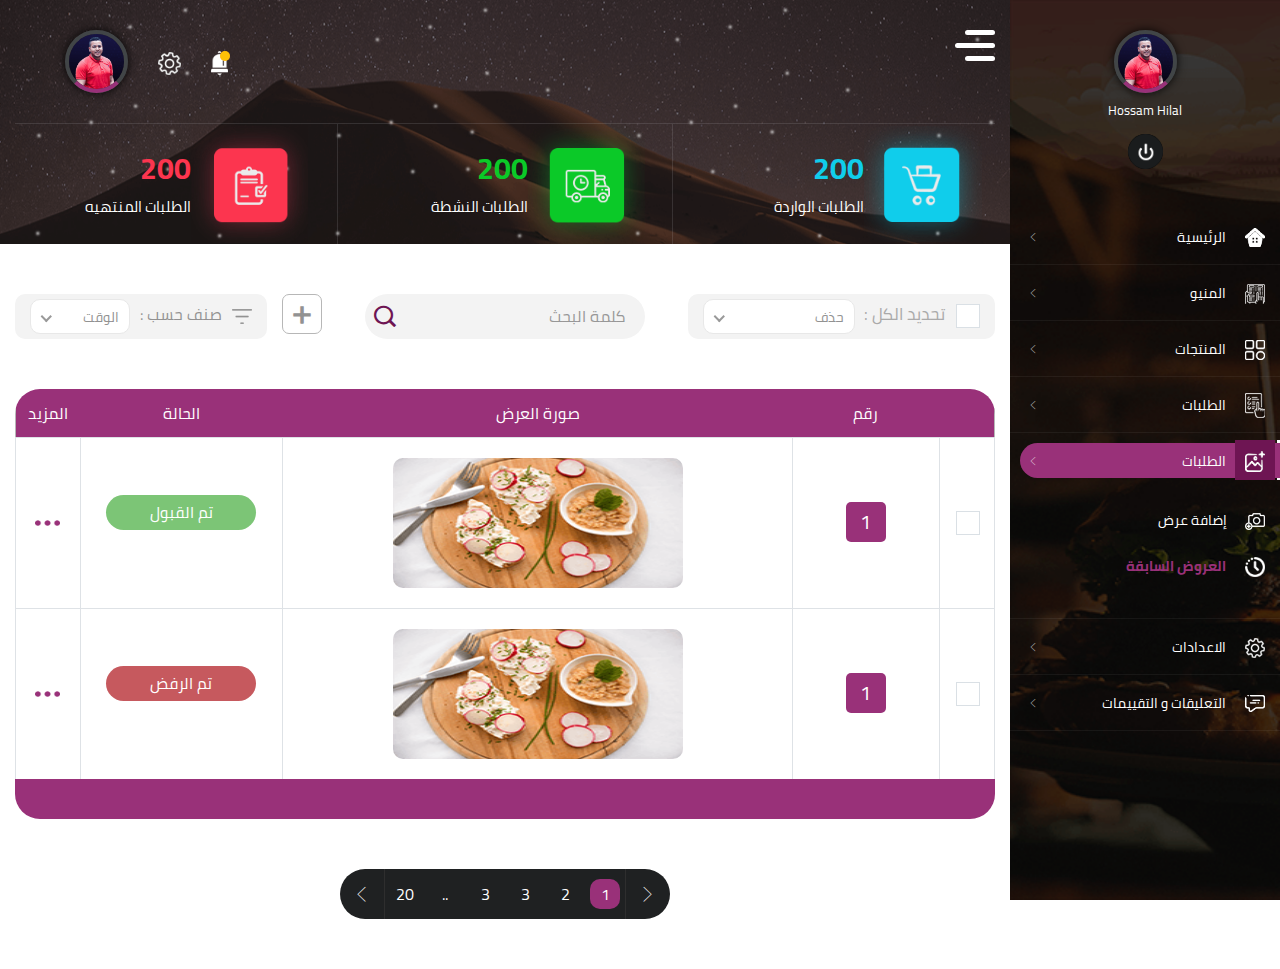
<file: old-offers.html>
<!doctype html>
<html lang="en">
    
    <head>
        <!-- Required meta tags -->
        <meta charset="utf-8">
        <meta name="viewport" content="width=device-width, initial-scale=1, maximum-scale=1, user-scalable=no">
    
        <!-- Bootstrap CSS -->
        <link rel="stylesheet" href="css/bootstrap.min.css">
        <link rel="stylesheet" href="css/icofont.min.css">
        <link rel="stylesheet" href="css/nice-select.css">
        <link rel="stylesheet" href="css/style.css">
    
        <link rel="icon" href="images/log-logo.png" type="image/x-icon" />
        <title> Dashboard </title>
</head>

<body>

    <div class="loader">
        <div class="loader-box">  </div>
    </div>

    <div class="main-content">

        <!--  MAIN HEADER -->
        <header class="dashboard-header internal-header">
            <div class="container-fluid">
                <div class="top-header">
                    <ul>
                        <li>
                            <div class="user-pic">
                                <img src="images/user.png"  class="img-fluid">
                            </div>
                        </li>
                        <li>
                            <a href="profile.html"> <img src="images/setting-icon.png" alt="icon" class="img-fluid"> </a>
                        </li>
                        <li>
                            <a href="orders.html">
                                <img src="images/notification-icon.png" alt="icon" class="img-fluid">
                                <div class="notifi-circle">
                                    <span class="circle"></span>
                                    <span class="bordr"></span>
                                </div>
                            </a>
                        </li>
                    </ul>

                    <div class="toggle-btn">
                        <span></span>
                        <span></span>
                        <span></span>
                    </div>
                </div>
                <div class="internal-bottom">
                    <div class="row">
                        <div class="col-12 col-sm-6 col-lg-4">
                            <div class="info-box first">
                                <div class="pic">
                                    <img src="images/internal-cart-icon.png" alt="icon" class="img-fluid">
                                </div>
                                <div class="data">
                                    <h3> 200 </h3>
                                    <p>  الطلبات الواردة </p>
                                </div>
                            </div>
                        </div>
                        <div class="col-12 col-sm-6 col-lg-4">
                            <div class="info-box second">
                                <div class="pic">
                                    <img src="images/internal-delivery-icon.png" alt="icon" class="img-fluid">
                                </div>
                                <div class="data">
                                    <h3> 200 </h3>
                                    <p>  الطلبات النشطة </p>
                                </div>
                            </div>
                        </div>
                        <div class="col-12 col-sm-6 col-lg-4">
                            <div class="info-box third">
                                <div class="pic">
                                    <img src="images/internal-finished-icon.png" alt="icon" class="img-fluid">
                                </div>
                                <div class="data">
                                    <h3> 200 </h3>
                                    <p>  الطلبات المنتهيه </p>
                                </div>
                            </div>
                        </div>
                    </div>
                </div>
            </div>
        </header>

        <!-- CONTENT  -->
        <div class="wrapper">
            <div class="container-fluid">

                <div class="basic-filter">
                    <div class="row">
                        <div class="col-12 col-sm-6 col-lg-4">
                            <div class="box">
                                <label class="checkbox-container"> تحديد الكل :  
                                    <input type="checkbox" class="check_all">
                                    <span class="checkmark"></span>
                                </label>

                                <select>
                                    <option value="0"> حذف </option>
                                    <option value="1"> حذف </option>
                                    <option value="2"> حذف </option>
                                </select>
                            </div>
                        </div>
                        <div class="col-12 col-sm-6 col-lg-4">
                            <form action="">
                                <div class="search-box">
                                    <div class="field">
                                        <input type="text" id="serach-input"  class="form-control">
                                        <label for="serach-input">  كلمة البحث  </label>
                                    </div>
                                    <button type="submit" class="search-btn"> <i class="icofont-search-1"></i>  </button>
                                </div>
                            </form>
                        </div>
                        <div class="col-12 col-sm-6 col-lg-4">
                            <div class="sort-box">
                                <div class="add-btnbox">
                                    <button class="btn btn-full" data-toggle="modal" data-target="#add-prod-modal"> <span> <i class="icofont-plus"></i> </span> </button>
                                </div>
                                <div class="box">
                                    <img src="images/sort-icon.png" alt="sort" class="img-fluid">
                                    <span> صنف حسب : </span>
                                    <select>
                                        <option value="0"> الوقت </option>
                                        <option value="1"> السعر </option>
                                        <option value="2"> الاحدث </option>
                                    </select>
                                </div>
                            </div>
                        </div>
                    </div>
                </div>

                <div class="basic-table">
                    <table class="table table-bordered offer-table">
                        <thead>
                            <tr>
                                <th scope="col"> </th>
                                <th scope="col"> رقم </th>
                                <th scope="col">  صورة العرض  </th>
                                <th scope="col">  الحالة    </th>
                                <th scope="col"> المزيد </th>
                            </tr>
                        </thead>
                        <tbody>
                            <tr>
                                <th> 
                                    <label class="checkbox-container">
                                        <input type="checkbox">
                                        <span class="checkmark"></span>
                                    </label> 
                                </th>
                                <td> <span class="number"> 1</span> </td>
                                <td> <div class="prod-pic"> <img src="images/prod-1.png" class="img-fluid"></div> </td>
                                <td> <a href="" class="btn edit"> تم القبول   </a></td>
                                <th> 
                                    <a href="" class="more dropdown-toggle" id="moreButton" data-toggle="dropdown" aria-haspopup="true" aria-expanded="false">
                                        <img src="images/more.png" alt="img">  
                                    </a>
                                    <div class="dropdown-menu" aria-labelledby="moreButton">
                                        <a class="dropdown-item" href="#">Action</a>
                                        <a class="dropdown-item" href="#">Another action</a>
                                        <a class="dropdown-item" href="#">Something else here</a>
                                    </div>
                                </th>
                            </tr>
                            <tr>
                                <th> 
                                    <label class="checkbox-container">
                                        <input type="checkbox">
                                        <span class="checkmark"></span>
                                    </label> 
                                </th>
                                <td> <span class="number"> 1</span> </td>
                                <td> <div class="prod-pic"> <img src="images/prod-1.png" class="img-fluid"></div> </td>
                                <td> <a href="" class="btn delete"> تم الرفض   </a></td>
                                <th> 
                                    <a href="" class="more dropdown-toggle" id="moreButton" data-toggle="dropdown" aria-haspopup="true" aria-expanded="false">
                                        <img src="images/more.png" alt="img">  
                                    </a>
                                    <div class="dropdown-menu" aria-labelledby="moreButton">
                                        <a class="dropdown-item" href="#">Action</a>
                                        <a class="dropdown-item" href="#">Another action</a>
                                        <a class="dropdown-item" href="#">Something else here</a>
                                    </div>
                                </th>
                            </tr>
                        </tbody>
                    </table>
                </div>

                
                <div class="pagination-box">
                    <nav aria-label="Page navigation example">
                        <ul class="pagination">
                            <li class="page-item">  <a class="page-link" href="#"> <i class="icofont-thin-right"></i> </a>  </li>
                            <li class="page-item">  <a class="page-link active" href="#"> 1 </a></li>
                            <li class="page-item">  <a class="page-link" href="#"> 2 </a>   </li>
                            <li class="page-item">  <a class="page-link" href="#"> 3 </a>   </li>
                            <li class="page-item">  <a class="page-link" href="#"> 3 </a>   </li>
                            <li class="page-item">  <a class="page-link" href="#"> .. </a>  </li>
                            <li class="page-item">  <a class="page-link" href="#"> 20 </a>  </li>
                            <li class="page-item">  <a class="page-link" href="#"> <i class="icofont-thin-left"></i> </a>   </li>
                        </ul>
                    </nav>
                </div>

            </div>
        </div>

    </div>
    



    <div class="side-bar">
        <div class="side-box">
            <div class="user-pic">
                <img src="images/user.png"  class="img-fluid">
            </div>
            <h5 class="user-name"> Hossam Hilal </h5>

            <a href="#" class="log-out"> <img src="images/power-icon.png"  class="img-fluid"> </a>

            <div class="side-menue">
                <ul>
                    <li>
                        <a href="index.html">
                            <span class="icon"> <img src="images/home-icon.png"  class="img-fluid"> </span>
                            <label> الرئيسية  <i class="icofont-thin-left"></i> </label>
                        </a>
                    </li>
                    <li>
                        <a href="menue.html">
                            <span class="icon"> <img src="images/menu-icon.png"  class="img-fluid"> </span>
                            <label> المنيو  <i class="icofont-thin-left"></i> </label>
                        </a>
                    </li>
                    <li>
                        <a href="products.html">
                            <span class="icon"> <img src="images/products-icon.png"  class="img-fluid"> </span>
                            <label> المنتجات  <i class="icofont-thin-left"></i> </label>
                        </a>
                    </li>
                    <li>
                        <a  data-toggle="collapse" href="#orders-collpase" role="button" aria-expanded="false" aria-controls="orders-collpase">
                            <span class="icon"> <img src="images/ordrs-icon.png"  class="img-fluid"> </span>
                            <label> الطلبات  <i class="icofont-thin-left"></i> </label>
                        </a>
                        <div class="collapse" id="orders-collpase">
                            <div class="list">
                                <a href="orders.html"> 
                                    <span class="icon"> <img src="images/noun_Shop_1683178.png"  class="img-fluid"> </span>
                                    <label>   الطلبات الواردة  </label>
                                </a>
                                <a href="active-orders.html"> 
                                    <span class="icon"> <img src="images/truck.png"  class="img-fluid"> </span>
                                    <label>  الطلبات النشطة </label>
                                </a> 
                                <a href="finished-orders.html">  
                                    <span class="icon"> <img src="images/delivery-complete-copy.png"  class="img-fluid"> </span>
                                    <label>   الطلبات المنتهية </label> 
                                </a>
                                <a href="orders-message.html">  
                                    <span class="icon"> <img src="images/massage.png"  class="img-fluid"> </span>
                                    <label>   رسائل الطلبات  </label> 
                                </a>
                            </div>
                        </div>
                    </li>
                    <li class="active">
                        <a  data-toggle="collapse" href="#offers-collpase" role="button" aria-expanded="false" aria-controls="offers-collpase">
                            <span class="icon"> <img src="images/add-offer-icon.png"  class="img-fluid"> </span>
                            <label> الطلبات  <i class="icofont-thin-left"></i> </label>
                        </a>
                        <div class="collapse show" id="offers-collpase">
                            <div class="list">
                                <a href="add-offer.html"> 
                                    <span class="icon"> <img src="images/offer-add.png"  class="img-fluid"> </span>
                                    <label>  إضافة عرض  </label>
                                </a>
                                <a class="active" href="old-offers.html"> 
                                    <span class="icon"> <img src="images/history.png"  class="img-fluid"> </span>
                                    <label>    العروض السابقة  </label>
                                </a> 
                            </div>
                        </div>
                    </li>
                    <li>
                        <a data-toggle="collapse" href="#setting-collpase" role="button" aria-expanded="false" aria-controls="setting-collpase">
                            <span class="icon"> <img src="images/setting-icon.png"  class="img-fluid"> </span>
                            <label> الاعدادات <i class="icofont-thin-left"></i> </label>
                        </a>
                        <div class="collapse" id="setting-collpase">
                            <div class="list">
                                <a href="profile.html"> 
                                    <span class="icon"> <img src="images/profile.png"  class="img-fluid"> </span>
                                    <label>   الملف الشخصى   </label>
                                </a>
                                <a href="restaurant-info.html">  
                                    <span class="icon"> <img src="images/information.png"  class="img-fluid"> </span>
                                    <label>  معلومات المطعم   </label>
                                </a>
                            </div>
                        </div>
                    </li>
                    <li>
                        <a href="comments.html">
                            <span class="icon"> <img src="images/comments-icon.png"  class="img-fluid"> </span>
                            <label> التعليقات و التقييمات <i class="icofont-thin-left"></i> </label>
                        </a>
                    </li>
                </ul>
            </div>
        </div>
    </div>





    <!-- jQuery first, then Popper.js, then Bootstrap JS -->
    <script src="js/jquery-3.2.1.min.js"></script>
    <script src="js/popper.min.js"></script>
    <script src="js/bootstrap.min.js"></script>
    <script src="js/jquery.nice-select.js"></script>
    <script src="js/edit.js"></script>


</body>
</html>
</file>
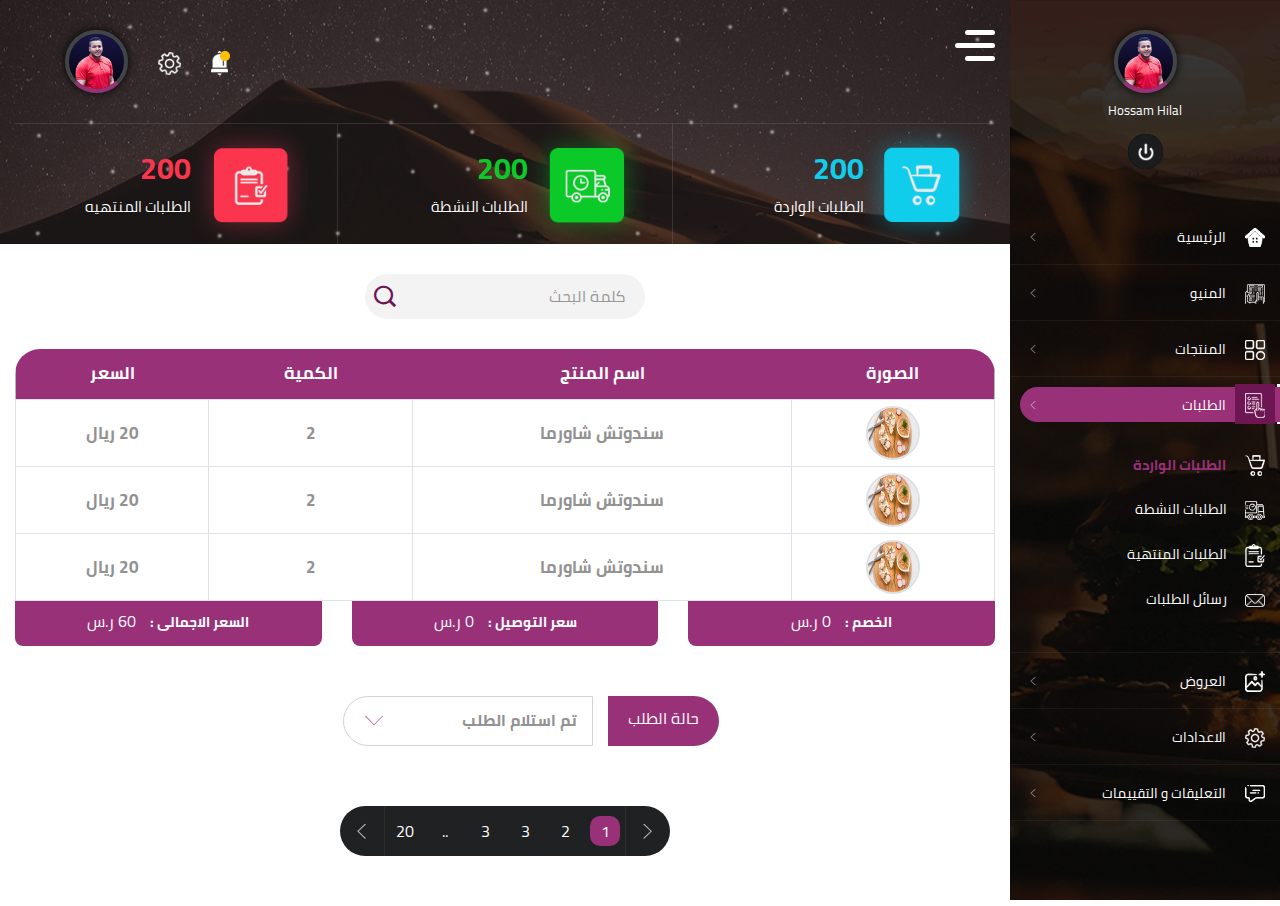
<file: order-details.html>
<!doctype html>
<html lang="en">
    
    <head>
        <!-- Required meta tags -->
        <meta charset="utf-8">
        <meta name="viewport" content="width=device-width, initial-scale=1, maximum-scale=1, user-scalable=no">
    
        <!-- Bootstrap CSS -->
        <link rel="stylesheet" href="css/bootstrap.min.css">
        <link rel="stylesheet" href="css/icofont.min.css">
        <link rel="stylesheet" href="css/nice-select.css">
        <link rel="stylesheet" href="css/style.css">
    
        <link rel="icon" href="images/log-logo.png" type="image/x-icon" />
        <title> Dashboard </title>
</head>

<body>


    <div class="loader">
        <div class="loader-box">  </div>
    </div>

    
    <div class="main-content">

        <!--  MAIN HEADER -->
        <header class="dashboard-header internal-header">
            <div class="container-fluid">
                <div class="top-header">
                    <ul>
                        <li>
                            <div class="user-pic">
                                <img src="images/user.png"  class="img-fluid">
                            </div>
                        </li>
                        <li>
                            <a href="profile.html"> <img src="images/setting-icon.png" alt="icon" class="img-fluid"> </a>
                        </li>
                        <li>
                            <a href="orders.html">
                                <img src="images/notification-icon.png" alt="icon" class="img-fluid">
                                <div class="notifi-circle">
                                    <span class="circle"></span>
                                    <span class="bordr"></span>
                                </div>
                            </a>
                        </li>
                    </ul>

                    <div class="toggle-btn">
                        <span></span>
                        <span></span>
                        <span></span>
                    </div>
                </div>
                <div class="internal-bottom">
                    <div class="row">
                        <div class="col-12 col-sm-6 col-lg-4">
                            <div class="info-box first">
                                <div class="pic">
                                    <img src="images/internal-cart-icon.png" alt="icon" class="img-fluid">
                                </div>
                                <div class="data">
                                    <h3> 200 </h3>
                                    <p>  الطلبات الواردة </p>
                                </div>
                            </div>
                        </div>
                        <div class="col-12 col-sm-6 col-lg-4">
                            <div class="info-box second">
                                <div class="pic">
                                    <img src="images/internal-delivery-icon.png" alt="icon" class="img-fluid">
                                </div>
                                <div class="data">
                                    <h3> 200 </h3>
                                    <p>  الطلبات النشطة </p>
                                </div>
                            </div>
                        </div>
                        <div class="col-12 col-sm-6 col-lg-4">
                            <div class="info-box third">
                                <div class="pic">
                                    <img src="images/internal-finished-icon.png" alt="icon" class="img-fluid">
                                </div>
                                <div class="data">
                                    <h3> 200 </h3>
                                    <p>  الطلبات المنتهيه </p>
                                </div>
                            </div>
                        </div>
                    </div>
                </div>
            </div>
        </header>

        <!-- CONTENT  -->
        <div class="wrapper">
            <div class="container-fluid">

                <div class="internal-search">
                    <form action="">
                        <div class="search-box">
                            <div class="field">
                                <input type="text" id="serach-input"  class="form-control">
                                <label for="serach-input">  كلمة البحث  </label>
                            </div>
                            <button type="submit" class="search-btn"> <i class="icofont-search-1"></i>  </button>
                        </div>
                    </form>
                </div>


                <div class="basic-table order-details-table">
                    <table class="table table-bordered order-details">
                        <thead>
                            <tr>
                                <th scope="col">  الصورة  </th>
                                <th scope="col"> اسم المنتج </th>
                                <th scope="col"> الكمية  </th>
                                <th scope="col"> السعر </th>
                            </tr>
                        </thead>
                        <tbody>
                            <tr>
                                <td> <div class="prod-pic"> <img src="images/prod-1.png" class="img-fluid"></div> </td>
                                <td> <p> سندوتش شاورما   </p> </td>
                                <td> <p> 2  </p> </td>
                                <td> <p> 20 ريال  </p> </td>
                            </tr>
                            <tr>
                                <td> <div class="prod-pic"> <img src="images/prod-1.png" class="img-fluid"></div> </td>
                                <td> <p> سندوتش شاورما   </p> </td>
                                <td> <p> 2  </p> </td>
                                <td> <p> 20 ريال  </p> </td>
                            </tr>
                            <tr>
                                <td> <div class="prod-pic"> <img src="images/prod-1.png" class="img-fluid"></div> </td>
                                <td> <p> سندوتش شاورما   </p> </td>
                                <td> <p> 2  </p> </td>
                                <td> <p> 20 ريال  </p> </td>
                            </tr>
                        </tbody>
                    </table>

                    <div class="row">
                        <div class="col-12 col-sm-4">
                            <div class="data-box">
                                <p> <label> الخصم : </label>  0 ر.س </p>
                            </div>
                        </div>
                        <div class="col-12 col-sm-4">
                            <div class="data-box">
                                <p> <label> سعر التوصيل : </label>  0 ر.س </p>
                            </div>
                        </div>
                        <div class="col-12 col-sm-4">
                            <div class="data-box">
                                <p> <label> السعر الاجمالى :  </label>  60 ر.س </p>
                            </div>
                        </div>
                    </div>

                    <div class="order-status">
                        <p>حالة الطلب  </p>
                        <div class="input-collpse-box">
                            <button class="btn btn-collapse" data-toggle="collapse" data-target="#status-collapse"  aria-expanded="false" aria-controls="status-collapse">
                                <span>    تم استلام الطلب   </span>
                                <i class="icofont-thin-down"></i>
                            </button>
                            <div class="collapse" id="status-collapse">
                                <div class="card-box">
                                    <label class="radio-container"> تجهيز الطلب
                                        <input type="radio" name="radio" value=" تجهيز الطلب">
                                        <span class="checkmark"></span>
                                    </label>
                                    <label class="radio-container"> الطلب فى الطريق  
                                        <input type="radio" name="radio" value="الطلب فى الطريق  ">
                                        <span class="checkmark"></span>
                                    </label>
                                    <label class="radio-container"> وصل طلبك بنجاح  
                                        <input type="radio" name="radio" value="وصل طلبك بنجاح  ">
                                        <span class="checkmark"></span>
                                    </label>
                                    <label class="radio-container">  تم استلام الطلب 
                                        <input type="radio" checked="checked" name="radio" value="  تم استلام الطلب ">
                                        <span class="checkmark"></span>
                                    </label>
                                </div>
                            </div>
                        </div>
                    </div>
                </div>

                
                <div class="pagination-box">
                    <nav aria-label="Page navigation example">
                        <ul class="pagination">
                            <li class="page-item">  <a class="page-link" href="#"> <i class="icofont-thin-right"></i> </a>  </li>
                            <li class="page-item">  <a class="page-link active" href="#"> 1 </a></li>
                            <li class="page-item">  <a class="page-link" href="#"> 2 </a>   </li>
                            <li class="page-item">  <a class="page-link" href="#"> 3 </a>   </li>
                            <li class="page-item">  <a class="page-link" href="#"> 3 </a>   </li>
                            <li class="page-item">  <a class="page-link" href="#"> .. </a>  </li>
                            <li class="page-item">  <a class="page-link" href="#"> 20 </a>  </li>
                            <li class="page-item">  <a class="page-link" href="#"> <i class="icofont-thin-left"></i> </a>   </li>
                        </ul>
                    </nav>
                </div>

            </div>
        </div>

    </div>
    



    <div class="side-bar">
        <div class="side-box">
            <div class="user-pic">
                <img src="images/user.png"  class="img-fluid">
            </div>
            <h5 class="user-name"> Hossam Hilal </h5>

            <a href="#" class="log-out"> <img src="images/power-icon.png"  class="img-fluid"> </a>

            <div class="side-menue">
                <ul>
                    <li>
                        <a href="index.html">
                            <span class="icon"> <img src="images/home-icon.png"  class="img-fluid"> </span>
                            <label> الرئيسية  <i class="icofont-thin-left"></i> </label>
                        </a>
                    </li>
                    <li>
                        <a href="menue.html">
                            <span class="icon"> <img src="images/menu-icon.png"  class="img-fluid"> </span>
                            <label> المنيو  <i class="icofont-thin-left"></i> </label>
                        </a>
                    </li>
                    <li>
                        <a href="products.html">
                            <span class="icon"> <img src="images/products-icon.png"  class="img-fluid"> </span>
                            <label> المنتجات  <i class="icofont-thin-left"></i> </label>
                        </a>
                    </li>
                    <li  class="active">
                        <a  data-toggle="collapse" href="#orders-collpase" role="button" aria-expanded="false" aria-controls="orders-collpase">
                            <span class="icon"> <img src="images/ordrs-icon.png"  class="img-fluid"> </span>
                            <label> الطلبات  <i class="icofont-thin-left"></i> </label>
                        </a>
                        <div class="collapse show" id="orders-collpase">
                            <div class="list">
                                <a class="active" href="orders.html"> 
                                    <span class="icon"> <img src="images/noun_Shop_1683178.png"  class="img-fluid"> </span>
                                    <label>   الطلبات الواردة  </label>
                                </a>
                                <a href="active-orders.html"> 
                                    <span class="icon"> <img src="images/truck.png"  class="img-fluid"> </span>
                                    <label>  الطلبات النشطة </label>
                                </a> 
                                <a href="finished-orders.html">  
                                    <span class="icon"> <img src="images/delivery-complete-copy.png"  class="img-fluid"> </span>
                                    <label>   الطلبات المنتهية </label> 
                                </a>
                                <a href="orders-message.html">  
                                        <span class="icon"> <img src="images/massage.png"  class="img-fluid"> </span>
                                    <label>   رسائل الطلبات  </label> 
                                </a>
                            </div>
                        </div>
                    </li>
                    <li>
                        <a  data-toggle="collapse" href="#offers-collpase" role="button" aria-expanded="false" aria-controls="offers-collpase">
                            <span class="icon"> <img src="images/add-offer-icon.png"  class="img-fluid"> </span>
                            <label> العروض  <i class="icofont-thin-left"></i> </label>
                        </a>
                        <div class="collapse" id="offers-collpase">
                            <div class="list">
                                <a href="add-offer.html"> 
                                    <span class="icon"> <img src="images/offer-add.png"  class="img-fluid"> </span>
                                    <label>  إضافة عرض  </label>
                                </a>
                                <a href="old-offers.html"> 
                                    <span class="icon"> <img src="images/history.png"  class="img-fluid"> </span>
                                    <label>    العروض السابقة  </label>
                                </a> 
                            </div>
                        </div>
                    </li>
                    <li>
                        <a data-toggle="collapse" href="#setting-collpase" role="button" aria-expanded="false" aria-controls="setting-collpase">
                            <span class="icon"> <img src="images/setting-icon.png"  class="img-fluid"> </span>
                            <label> الاعدادات <i class="icofont-thin-left"></i> </label>
                        </a>
                        <div class="collapse" id="setting-collpase">
                            <div class="list">
                                <a href="profile.html"> 
                                    <span class="icon"> <img src="images/profile.png"  class="img-fluid"> </span>
                                    <label>   الملف الشخصى   </label>
                                </a>
                                <a href="restaurant-info.html">  
                                    <span class="icon"> <img src="images/information.png"  class="img-fluid"> </span>
                                    <label>  معلومات المطعم   </label>
                                </a>
                            </div>
                        </div>
                    </li>
                    <li>
                        <a href="comments.html">
                            <span class="icon"> <img src="images/comments-icon.png"  class="img-fluid"> </span>
                            <label> التعليقات و التقييمات <i class="icofont-thin-left"></i> </label>
                        </a>
                    </li>
                </ul>
            </div>
        </div>
    </div>


    <!-- jQuery first, then Popper.js, then Bootstrap JS -->
    <script src="js/jquery-3.2.1.min.js"></script>
    <script src="js/popper.min.js"></script>
    <script src="js/bootstrap.min.js"></script>
    <script src="js/jquery.nice-select.js"></script>
    <script src="js/edit.js"></script>


</body>
</html>
</file>
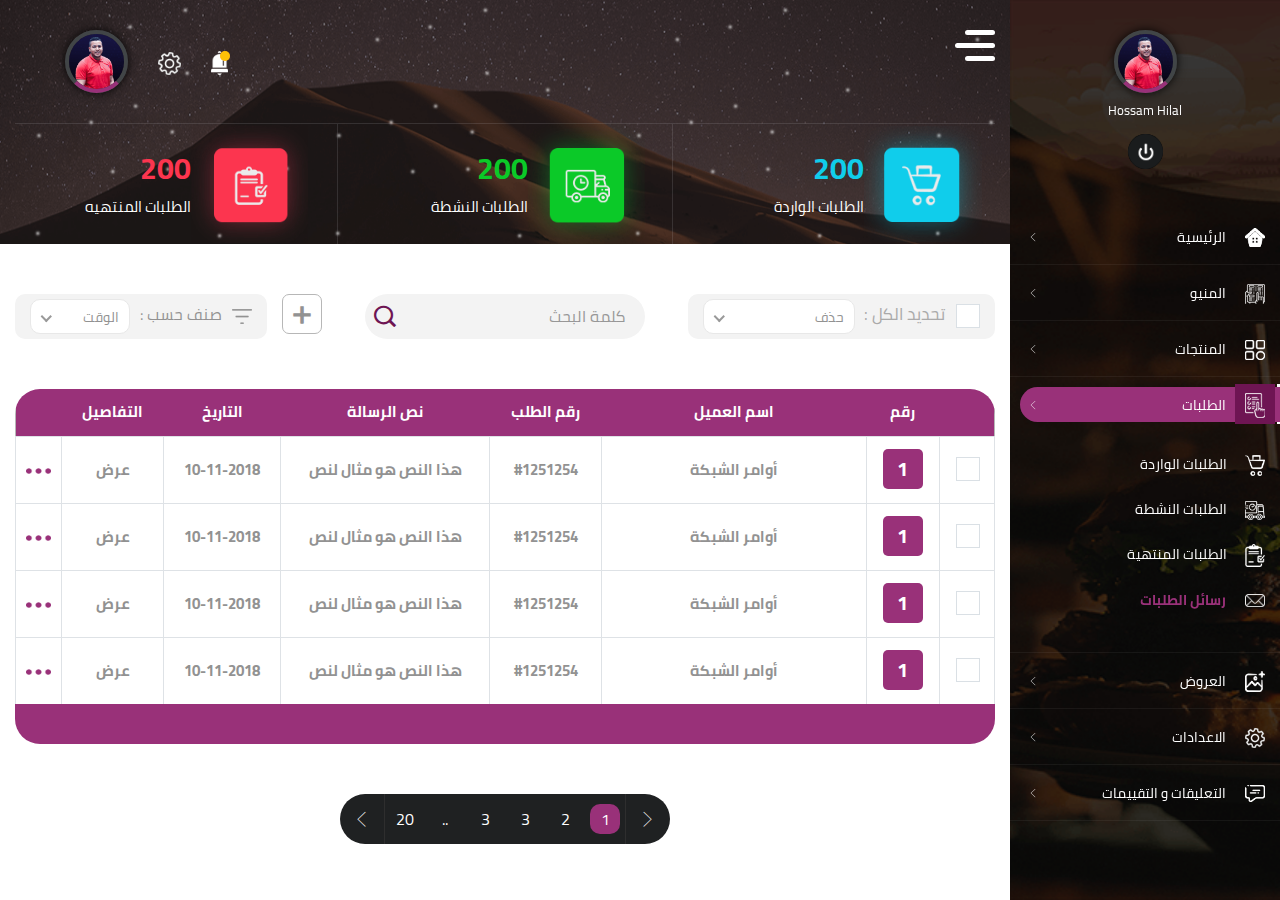
<file: orders-message.html>
<!doctype html>
<html lang="en">
    
    <head>
        <!-- Required meta tags -->
        <meta charset="utf-8">
        <meta name="viewport" content="width=device-width, initial-scale=1, maximum-scale=1, user-scalable=no">
    
        <!-- Bootstrap CSS -->
        <link rel="stylesheet" href="css/bootstrap.min.css">
        <link rel="stylesheet" href="css/icofont.min.css">
        <link rel="stylesheet" href="css/nice-select.css">
        <link rel="stylesheet" href="css/style.css">
    
        <link rel="icon" href="images/log-logo.png" type="image/x-icon" />
        <title> Dashboard </title>
</head>

<body>

    <div class="loader">
        <div class="loader-box">  </div>
    </div>
    

    <div class="main-content">

        <!--  MAIN HEADER -->
        <header class="dashboard-header internal-header">
            <div class="container-fluid">
                <div class="top-header">
                    <ul>
                        <li>
                            <div class="user-pic">
                                <img src="images/user.png"  class="img-fluid">
                            </div>
                        </li>
                        <li>
                            <a href="profile.html"> <img src="images/setting-icon.png" alt="icon" class="img-fluid"> </a>
                        </li>
                        <li>
                            <a href="orders.html">
                                <img src="images/notification-icon.png" alt="icon" class="img-fluid">
                                <div class="notifi-circle">
                                    <span class="circle"></span>
                                    <span class="bordr"></span>
                                </div>
                            </a>
                        </li>
                    </ul>

                    <div class="toggle-btn">
                        <span></span>
                        <span></span>
                        <span></span>
                    </div>
                </div>
                <div class="internal-bottom">
                    <div class="row">
                        <div class="col-12 col-sm-6 col-lg-4">
                            <div class="info-box first">
                                <div class="pic">
                                    <img src="images/internal-cart-icon.png" alt="icon" class="img-fluid">
                                </div>
                                <div class="data">
                                    <h3> 200 </h3>
                                    <p>  الطلبات الواردة </p>
                                </div>
                            </div>
                        </div>
                        <div class="col-12 col-sm-6 col-lg-4">
                            <div class="info-box second">
                                <div class="pic">
                                    <img src="images/internal-delivery-icon.png" alt="icon" class="img-fluid">
                                </div>
                                <div class="data">
                                    <h3> 200 </h3>
                                    <p>  الطلبات النشطة </p>
                                </div>
                            </div>
                        </div>
                        <div class="col-12 col-sm-6 col-lg-4">
                            <div class="info-box third">
                                <div class="pic">
                                    <img src="images/internal-finished-icon.png" alt="icon" class="img-fluid">
                                </div>
                                <div class="data">
                                    <h3> 200 </h3>
                                    <p>  الطلبات المنتهيه </p>
                                </div>
                            </div>
                        </div>
                    </div>
                </div>
            </div>
        </header>

        <!-- CONTENT  -->
        <div class="wrapper">
            <div class="container-fluid">

                <div class="basic-filter">
                    <div class="row">
                        <div class="col-12 col-sm-6 col-lg-4">
                            <div class="box">
                                <label class="checkbox-container"> تحديد الكل :  
                                    <input type="checkbox" class="check_all">
                                    <span class="checkmark"></span>
                                </label>

                                <select>
                                    <option value="0"> حذف </option>
                                    <option value="1"> حذف </option>
                                    <option value="2"> حذف </option>
                                </select>
                            </div>
                        </div>
                        <div class="col-12 col-sm-6 col-lg-4">
                            <form action="">
                                <div class="search-box">
                                    <div class="field">
                                        <input type="text"  id="serach-input" class="form-control">
                                        <label for="serach-input">  كلمة البحث  </label>
                                    </div>
                                    <button type="submit" class="search-btn"> <i class="icofont-search-1"></i>  </button>
                                </div>
                            </form>
                        </div>
                        <div class="col-12 col-sm-6 col-lg-4">
                            <div class="sort-box">
                                <div class="add-btnbox">
                                    <button class="btn btn-full" data-toggle="modal" data-target="#add-modal"> <span> <i class="icofont-plus"></i> </span> </button>
                                </div>
                                <div class="box">
                                    <img src="images/sort-icon.png" alt="sort" class="img-fluid">
                                    <span> صنف حسب : </span>
                                    <select>
                                        <option value="0"> الوقت </option>
                                        <option value="1"> السعر </option>
                                        <option value="2"> الاحدث </option>
                                    </select>
                                </div>
                            </div>
                        </div>
                    </div>
                </div>

                <div class="basic-table">
                    <table class="table table-bordered orders-table msg-table">
                        <thead>
                            <tr>
                                <th scope="col"> </th>
                                <th scope="col"> رقم </th>
                                <th scope="col"> اسم العميل  </th>
                                <th scope="col"> رقم الطلب  </th>
                                <th scope="col"> نص الرسالة   </th>
                                <th scope="col"> التاريخ  </th>
                                <th scope="col"> التفاصيل </th>
                                <th scope="col"> </th>
                            </tr>
                        </thead>
                        <tbody>
                            <tr>
                                <th> 
                                    <label class="checkbox-container">
                                        <input type="checkbox">
                                        <span class="checkmark"></span>
                                    </label> 
                                </th>
                                <td> <span class="number"> 1</span> </td>
                                <td> <p>  أوامر الشبكة  </p> </td>
                                <td> <p>    #1251254  </p> </td>
                                <td> <p> هذا النص هو مثال لنص  </p> </td>
                                <td> <p> 10-11-2018 </p> </td>
                                <td> <a  data-toggle="modal" data-target="#msg-modal"> عرض   </a></td>
                                <th> 
                                    <a href="" class="more dropdown-toggle" id="moreButton" data-toggle="dropdown" aria-haspopup="true" aria-expanded="false">
                                        <img src="images/more.png" alt="img">  
                                    </a>
                                    <div class="dropdown-menu" aria-labelledby="moreButton">
                                        <a class="dropdown-item" href="#">Action</a>
                                        <a class="dropdown-item" href="#">Another action</a>
                                        <a class="dropdown-item" href="#">Something else here</a>
                                    </div>
                                </th>
                            </tr>
                            <tr>
                                <th> 
                                    <label class="checkbox-container">
                                        <input type="checkbox">
                                        <span class="checkmark"></span>
                                    </label> 
                                </th>
                                <td> <span class="number"> 1</span> </td>
                                <td> <p>  أوامر الشبكة  </p> </td>
                                <td> <p>    #1251254  </p> </td>
                                <td> <p> هذا النص هو مثال لنص  </p> </td>
                                <td> <p> 10-11-2018 </p> </td>
                                <td> <a  data-toggle="modal" data-target="#msg-modal"> عرض   </a></td>
                                <th> 
                                    <a href="" class="more dropdown-toggle" id="moreButton" data-toggle="dropdown" aria-haspopup="true" aria-expanded="false">
                                        <img src="images/more.png" alt="img">  
                                    </a>
                                    <div class="dropdown-menu" aria-labelledby="moreButton">
                                        <a class="dropdown-item" href="#">Action</a>
                                        <a class="dropdown-item" href="#">Another action</a>
                                        <a class="dropdown-item" href="#">Something else here</a>
                                    </div>
                                </th>
                            </tr>
                            <tr>
                                <th> 
                                    <label class="checkbox-container">
                                        <input type="checkbox">
                                        <span class="checkmark"></span>
                                    </label> 
                                </th>
                                <td> <span class="number"> 1</span> </td>
                                <td> <p>  أوامر الشبكة  </p> </td>
                                <td> <p>    #1251254  </p> </td>
                                <td> <p> هذا النص هو مثال لنص  </p> </td>
                                <td> <p> 10-11-2018 </p> </td>
                                <td> <a  data-toggle="modal" data-target="#msg-modal"> عرض   </a></td>
                                <th> 
                                    <a href="" class="more dropdown-toggle" id="moreButton" data-toggle="dropdown" aria-haspopup="true" aria-expanded="false">
                                        <img src="images/more.png" alt="img">  
                                    </a>
                                    <div class="dropdown-menu" aria-labelledby="moreButton">
                                        <a class="dropdown-item" href="#">Action</a>
                                        <a class="dropdown-item" href="#">Another action</a>
                                        <a class="dropdown-item" href="#">Something else here</a>
                                    </div>
                                </th>
                            </tr>
                            <tr>
                                <th> 
                                    <label class="checkbox-container">
                                        <input type="checkbox">
                                        <span class="checkmark"></span>
                                    </label> 
                                </th>
                                <td> <span class="number"> 1</span> </td>
                                <td> <p>  أوامر الشبكة  </p> </td>
                                <td> <p>    #1251254  </p> </td>
                                <td> <p> هذا النص هو مثال لنص  </p> </td>
                                <td> <p> 10-11-2018 </p> </td>
                                <td> <a  data-toggle="modal" data-target="#msg-modal"> عرض   </a></td>
                                <th> 
                                    <a href="" class="more dropdown-toggle" id="moreButton" data-toggle="dropdown" aria-haspopup="true" aria-expanded="false">
                                        <img src="images/more.png" alt="img">  
                                    </a>
                                    <div class="dropdown-menu" aria-labelledby="moreButton">
                                        <a class="dropdown-item" href="#">Action</a>
                                        <a class="dropdown-item" href="#">Another action</a>
                                        <a class="dropdown-item" href="#">Something else here</a>
                                    </div>
                                </th>
                            </tr>
                        </tbody>
                    </table>
                </div>

                
                <div class="pagination-box">
                    <nav aria-label="Page navigation example">
                        <ul class="pagination">
                            <li class="page-item">  <a class="page-link" href="#"> <i class="icofont-thin-right"></i> </a>  </li>
                            <li class="page-item">  <a class="page-link active" href="#"> 1 </a></li>
                            <li class="page-item">  <a class="page-link" href="#"> 2 </a>   </li>
                            <li class="page-item">  <a class="page-link" href="#"> 3 </a>   </li>
                            <li class="page-item">  <a class="page-link" href="#"> 3 </a>   </li>
                            <li class="page-item">  <a class="page-link" href="#"> .. </a>  </li>
                            <li class="page-item">  <a class="page-link" href="#"> 20 </a>  </li>
                            <li class="page-item">  <a class="page-link" href="#"> <i class="icofont-thin-left"></i> </a>   </li>
                        </ul>
                    </nav>
                </div>

            </div>
        </div>

    </div>
    



    <div class="side-bar">
        <div class="side-box">
            <div class="user-pic">
                <img src="images/user.png"  class="img-fluid">
            </div>
            <h5 class="user-name"> Hossam Hilal </h5>

            <a href="#" class="log-out"> <img src="images/power-icon.png"  class="img-fluid"> </a>

            <div class="side-menue">
                <ul>
                    <li>
                        <a href="index.html">
                            <span class="icon"> <img src="images/home-icon.png"  class="img-fluid"> </span>
                            <label> الرئيسية  <i class="icofont-thin-left"></i> </label>
                        </a>
                    </li>
                    <li>
                        <a href="menue.html">
                            <span class="icon"> <img src="images/menu-icon.png"  class="img-fluid"> </span>
                            <label> المنيو  <i class="icofont-thin-left"></i> </label>
                        </a>
                    </li>
                    <li>
                        <a href="products.html">
                            <span class="icon"> <img src="images/products-icon.png"  class="img-fluid"> </span>
                            <label> المنتجات  <i class="icofont-thin-left"></i> </label>
                        </a>
                    </li>
                    <li  class="active">
                        <a  data-toggle="collapse" href="#orders-collpase" role="button" aria-expanded="false" aria-controls="orders-collpase">
                            <span class="icon"> <img src="images/ordrs-icon.png"  class="img-fluid"> </span>
                            <label> الطلبات  <i class="icofont-thin-left"></i> </label>
                        </a>
                        <div class="collapse show" id="orders-collpase">
                            <div class="list">
                                <a  href="orders.html"> 
                                    <span class="icon"> <img src="images/noun_Shop_1683178.png"  class="img-fluid"> </span>
                                    <label>   الطلبات الواردة  </label>
                                </a>
                                <a href="active-orders.html"> 
                                    <span class="icon"> <img src="images/truck.png"  class="img-fluid"> </span>
                                    <label>  الطلبات النشطة </label>
                                </a> 
                                <a href="finished-orders.html">  
                                    <span class="icon"> <img src="images/delivery-complete-copy.png"  class="img-fluid"> </span>
                                    <label>   الطلبات المنتهية </label> 
                                </a>
                                <a class="active" href="orders-message.html">  
                                    <span class="icon"> <img src="images/massage.png"  class="img-fluid"> </span>
                                    <label>   رسائل الطلبات  </label> 
                                </a>
                            </div>
                        </div>
                    </li>
                    <li>
                        <a  data-toggle="collapse" href="#offers-collpase" role="button" aria-expanded="false" aria-controls="offers-collpase">
                            <span class="icon"> <img src="images/add-offer-icon.png"  class="img-fluid"> </span>
                            <label> العروض  <i class="icofont-thin-left"></i> </label>
                        </a>
                        <div class="collapse" id="offers-collpase">
                            <div class="list">
                                <a href="add-offer.html"> 
                                    <span class="icon"> <img src="images/offer-add.png"  class="img-fluid"> </span>
                                    <label>  إضافة عرض  </label>
                                </a>
                                <a href="old-offers.html"> 
                                    <span class="icon"> <img src="images/history.png"  class="img-fluid"> </span>
                                    <label>    العروض السابقة  </label>
                                </a> 
                            </div>
                        </div>
                    </li>
                    <li>
                        <a data-toggle="collapse" href="#setting-collpase" role="button" aria-expanded="false" aria-controls="setting-collpase">
                            <span class="icon"> <img src="images/setting-icon.png"  class="img-fluid"> </span>
                            <label> الاعدادات <i class="icofont-thin-left"></i> </label>
                        </a>
                        <div class="collapse" id="setting-collpase">
                            <div class="list">
                                <a href="profile.html"> 
                                    <span class="icon"> <img src="images/profile.png"  class="img-fluid"> </span>
                                    <label>   الملف الشخصى   </label>
                                </a>
                                <a href="restaurant-info.html">  
                                    <span class="icon"> <img src="images/information.png"  class="img-fluid"> </span>
                                    <label>  معلومات المطعم   </label>
                                </a>
                            </div>
                        </div>
                    </li>
                    <li>
                        <a href="comments.html">
                            <span class="icon"> <img src="images/comments-icon.png"  class="img-fluid"> </span>
                            <label> التعليقات و التقييمات <i class="icofont-thin-left"></i> </label>
                        </a>
                    </li>
                </ul>
            </div>
        </div>
    </div>




    <!-- Modal -->
    <div class="modal fade add-modal" id="add-modal" tabindex="-1" role="dialog" aria-labelledby="exampleModalCenterTitle" aria-hidden="true">
        <div class="modal-dialog modal-dialog-centered" role="document">
          <div class="modal-content">
            <div class="modal-header">
              <h5> إضافة منيو  :  </h5>
            </div>
            <div class="modal-body">
                <form action="">
                    <div class="field">
                        <input type="text" class="form-control">
                        <label for="phone">  اسم المنيو  </label>
                    </div>
                    <button class="btn btn-full" type="submit"> <span> إضافة </span>  </button>
                </form>
            </div>
          </div>
        </div>
    </div>


    <div class="modal fade add-modal msg-modal" id="msg-modal" tabindex="-1" role="dialog" aria-labelledby="exampleModalCenterTitle" aria-hidden="true">
        <div class="modal-dialog modal-dialog-centered" role="document">
            <div class="modal-content">
                <div class="modal-header">
                    <h5> <label> اسم العميل :  </label> اوامر الشبكة </h5>
                    <h5> <label> تاريخ الرسالة :  </label> 20-11-2018 </h5>
                    <h5> <label> رقم الطلب :  </label> #5252521524</h5>
                </div>
                <div class="modal-body">
                    <p> هذا النص هو مثال لنص يمكن ان يستبدل فى نفس المساحة </p>
                </div>

                <button class="btn btn-full close-modal" data-dismiss="modal" > <span> رجوع </span></a>
            </div>
        </div>
    </div>





    <!-- jQuery first, then Popper.js, then Bootstrap JS -->
    <script src="js/jquery-3.2.1.min.js"></script>
    <script src="js/popper.min.js"></script>
    <script src="js/bootstrap.min.js"></script>
    <script src="js/jquery.nice-select.js"></script>
    <script src="js/edit.js"></script>


</body>
</html>
</file>
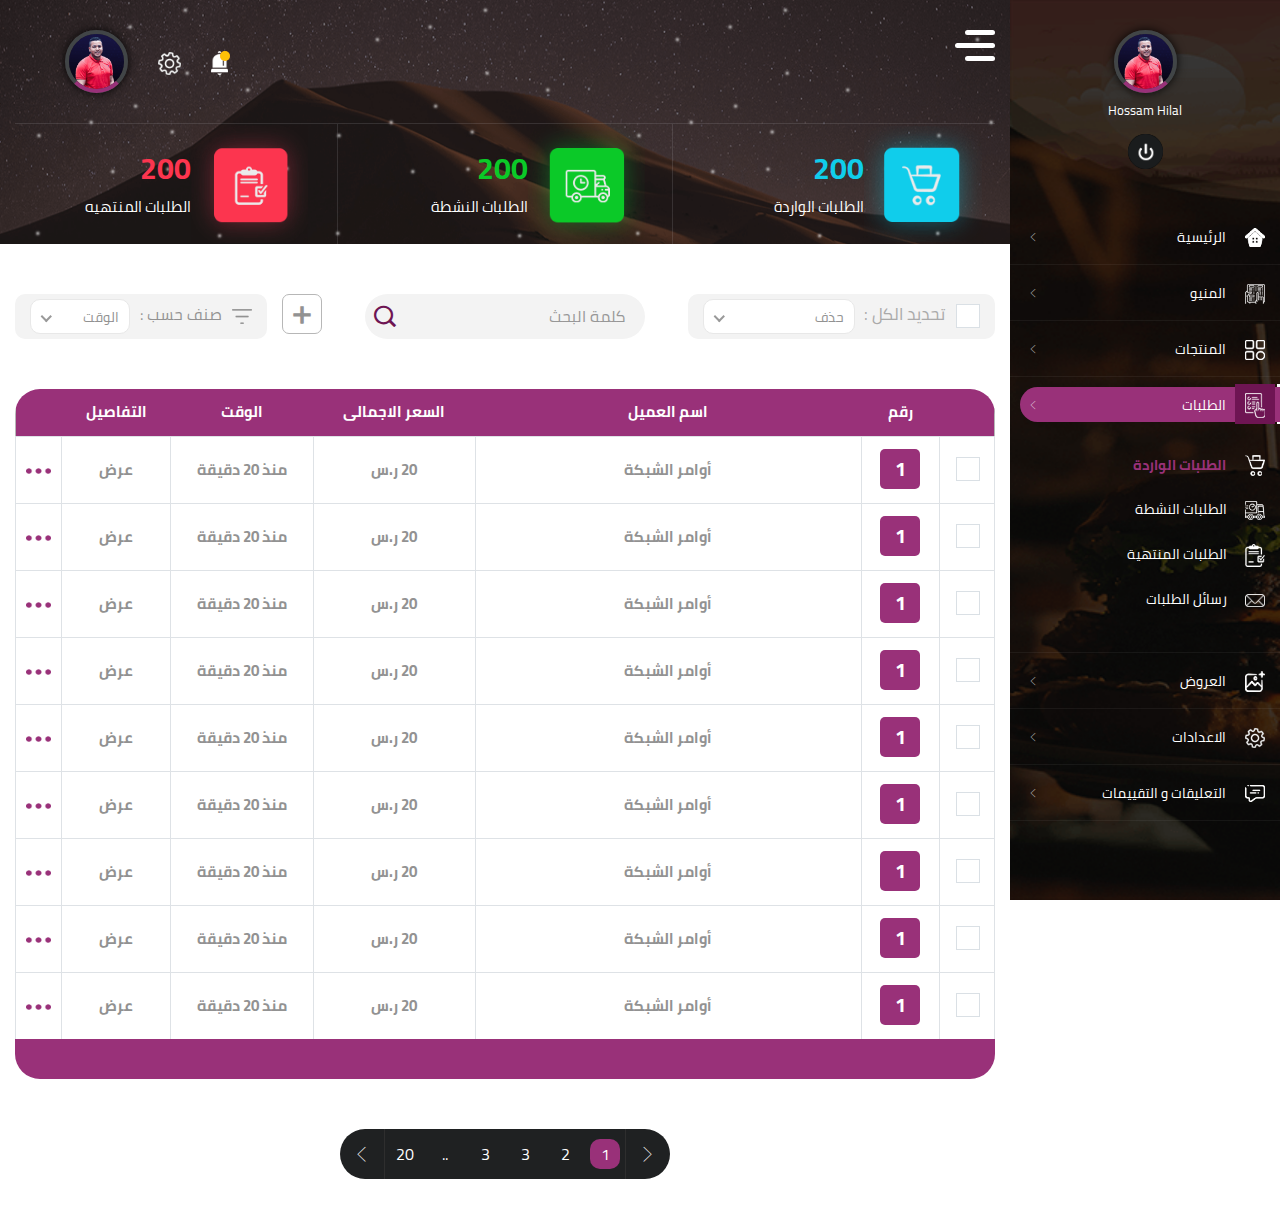
<file: orders.html>
<!doctype html>
<html lang="en">
    
    <head>
        <!-- Required meta tags -->
        <meta charset="utf-8">
        <meta name="viewport" content="width=device-width, initial-scale=1, maximum-scale=1, user-scalable=no">
    
        <!-- Bootstrap CSS -->
        <link rel="stylesheet" href="css/bootstrap.min.css">
        <link rel="stylesheet" href="css/icofont.min.css">
        <link rel="stylesheet" href="css/nice-select.css">
        <link rel="stylesheet" href="css/style.css">
    
        <link rel="icon" href="images/log-logo.png" type="image/x-icon" />
        <title> Dashboard </title>
</head>

<body>

    <div class="loader">
        <div class="loader-box">  </div>
    </div>
    

    <div class="main-content">

        <!--  MAIN HEADER -->
        <header class="dashboard-header internal-header">
            <div class="container-fluid">
                <div class="top-header">
                    <ul>
                        <li>
                            <div class="user-pic">
                                <img src="images/user.png"  class="img-fluid">
                            </div>
                        </li>
                        <li>
                            <a href="profile.html"> <img src="images/setting-icon.png" alt="icon" class="img-fluid"> </a>
                        </li>
                        <li>
                            <a href="orders.html">
                                <img src="images/notification-icon.png" alt="icon" class="img-fluid">
                                <div class="notifi-circle">
                                    <span class="circle"></span>
                                    <span class="bordr"></span>
                                </div>
                            </a>
                        </li>
                    </ul>

                    <div class="toggle-btn">
                        <span></span>
                        <span></span>
                        <span></span>
                    </div>
                </div>
                <div class="internal-bottom">
                    <div class="row">
                        <div class="col-12 col-sm-6 col-lg-4">
                            <div class="info-box first">
                                <div class="pic">
                                    <img src="images/internal-cart-icon.png" alt="icon" class="img-fluid">
                                </div>
                                <div class="data">
                                    <h3> 200 </h3>
                                    <p>  الطلبات الواردة </p>
                                </div>
                            </div>
                        </div>
                        <div class="col-12 col-sm-6 col-lg-4">
                            <div class="info-box second">
                                <div class="pic">
                                    <img src="images/internal-delivery-icon.png" alt="icon" class="img-fluid">
                                </div>
                                <div class="data">
                                    <h3> 200 </h3>
                                    <p>  الطلبات النشطة </p>
                                </div>
                            </div>
                        </div>
                        <div class="col-12 col-sm-6 col-lg-4">
                            <div class="info-box third">
                                <div class="pic">
                                    <img src="images/internal-finished-icon.png" alt="icon" class="img-fluid">
                                </div>
                                <div class="data">
                                    <h3> 200 </h3>
                                    <p>  الطلبات المنتهيه </p>
                                </div>
                            </div>
                        </div>
                    </div>
                </div>
            </div>
        </header>

        <!-- CONTENT  -->
        <div class="wrapper">
            <div class="container-fluid">

                <div class="basic-filter">
                    <div class="row">
                        <div class="col-12 col-sm-6 col-lg-4">
                            <div class="box">
                                <label class="checkbox-container"> تحديد الكل :  
                                    <input type="checkbox" class="check_all">
                                    <span class="checkmark"></span>
                                </label>

                                <select>
                                    <option value="0"> حذف </option>
                                    <option value="1"> حذف </option>
                                    <option value="2"> حذف </option>
                                </select>
                            </div>
                        </div>
                        <div class="col-12 col-sm-6 col-lg-4">
                            <form action="">
                                <div class="search-box">
                                    <div class="field">
                                        <input type="text" id="serach-input"  class="form-control">
                                        <label for="serach-input">  كلمة البحث  </label>
                                    </div>
                                    <button type="submit" class="search-btn"> <i class="icofont-search-1"></i>  </button>
                                </div>
                            </form>
                        </div>
                        <div class="col-12 col-sm-6 col-lg-4">
                            <div class="sort-box">
                                <div class="add-btnbox">
                                    <button class="btn btn-full" data-toggle="modal" data-target="#add-modal"> <span> <i class="icofont-plus"></i> </span> </button>
                                </div>
                                <div class="box">
                                    <img src="images/sort-icon.png" alt="sort" class="img-fluid">
                                    <span> صنف حسب : </span>
                                    <select>
                                        <option value="0"> الوقت </option>
                                        <option value="1"> السعر </option>
                                        <option value="2"> الاحدث </option>
                                    </select>
                                </div>
                            </div>
                        </div>
                    </div>
                </div>

                <div class="basic-table">
                    <table class="table table-bordered orders-table">
                        <thead>
                            <tr>
                                <th scope="col"> </th>
                                <th scope="col"> رقم </th>
                                <th scope="col"> اسم العميل  </th>
                                <th scope="col"> السعر الاجمالى  </th>
                                <th scope="col"> الوقت  </th>
                                <th scope="col"> التفاصيل </th>
                                <th scope="col"> </th>
                            </tr>
                        </thead>
                        <tbody>
                            <tr>
                                <th> 
                                    <label class="checkbox-container">
                                        <input type="checkbox">
                                        <span class="checkmark"></span>
                                    </label> 
                                </th>
                                <td> <span class="number"> 1</span> </td>
                                <td> <p>  أوامر الشبكة  </p> </td>
                                <td> <p>  20 ر.س  </p> </td>
                                <td> <p> منذ 20 دقيقة  </p> </td>
                                <td> <a href="order-details.html"> عرض   </a></td>
                                <th> 
                                    <a href="" class="more dropdown-toggle" id="moreButton" data-toggle="dropdown" aria-haspopup="true" aria-expanded="false">
                                        <img src="images/more.png" alt="img">  
                                    </a>
                                    <div class="dropdown-menu" aria-labelledby="moreButton">
                                        <a class="dropdown-item" href="#">Action</a>
                                        <a class="dropdown-item" href="#">Another action</a>
                                        <a class="dropdown-item" href="#">Something else here</a>
                                    </div>
                                </th>
                            </tr>
                            <tr>
                                <th> 
                                    <label class="checkbox-container">
                                        <input type="checkbox">
                                        <span class="checkmark"></span>
                                    </label> 
                                </th>
                                <td> <span class="number"> 1</span> </td>
                                <td> <p>  أوامر الشبكة  </p> </td>
                                <td> <p>  20 ر.س  </p> </td>
                                <td> <p> منذ 20 دقيقة  </p> </td>
                                <td> <a href="order-details.html"> عرض   </a></td>
                                <th> 
                                    <a href="" class="more dropdown-toggle" id="moreButton" data-toggle="dropdown" aria-haspopup="true" aria-expanded="false">
                                        <img src="images/more.png" alt="img">  
                                    </a>
                                    <div class="dropdown-menu" aria-labelledby="moreButton">
                                        <a class="dropdown-item" href="#">Action</a>
                                        <a class="dropdown-item" href="#">Another action</a>
                                        <a class="dropdown-item" href="#">Something else here</a>
                                    </div>
                                </th>
                            </tr>
                            <tr>
                                <th> 
                                    <label class="checkbox-container">
                                        <input type="checkbox">
                                        <span class="checkmark"></span>
                                    </label> 
                                </th>
                                <td> <span class="number"> 1</span> </td>
                                <td> <p>  أوامر الشبكة  </p> </td>
                                <td> <p>  20 ر.س  </p> </td>
                                <td> <p> منذ 20 دقيقة  </p> </td>
                                <td> <a href="order-details.html"> عرض   </a></td>
                                <th> 
                                    <a href="" class="more dropdown-toggle" id="moreButton" data-toggle="dropdown" aria-haspopup="true" aria-expanded="false">
                                        <img src="images/more.png" alt="img">  
                                    </a>
                                    <div class="dropdown-menu" aria-labelledby="moreButton">
                                        <a class="dropdown-item" href="#">Action</a>
                                        <a class="dropdown-item" href="#">Another action</a>
                                        <a class="dropdown-item" href="#">Something else here</a>
                                    </div>
                                </th>
                            </tr>
                            <tr>
                                <th> 
                                    <label class="checkbox-container">
                                        <input type="checkbox">
                                        <span class="checkmark"></span>
                                    </label> 
                                </th>
                                <td> <span class="number"> 1</span> </td>
                                <td> <p>  أوامر الشبكة  </p> </td>
                                <td> <p>  20 ر.س  </p> </td>
                                <td> <p> منذ 20 دقيقة  </p> </td>
                                <td> <a href="order-details.html"> عرض   </a></td>
                                <th> 
                                    <a href="" class="more dropdown-toggle" id="moreButton" data-toggle="dropdown" aria-haspopup="true" aria-expanded="false">
                                        <img src="images/more.png" alt="img">  
                                    </a>
                                    <div class="dropdown-menu" aria-labelledby="moreButton">
                                        <a class="dropdown-item" href="#">Action</a>
                                        <a class="dropdown-item" href="#">Another action</a>
                                        <a class="dropdown-item" href="#">Something else here</a>
                                    </div>
                                </th>
                            </tr>
                            <tr>
                                <th> 
                                    <label class="checkbox-container">
                                        <input type="checkbox">
                                        <span class="checkmark"></span>
                                    </label> 
                                </th>
                                <td> <span class="number"> 1</span> </td>
                                <td> <p>  أوامر الشبكة  </p> </td>
                                <td> <p>  20 ر.س  </p> </td>
                                <td> <p> منذ 20 دقيقة  </p> </td>
                                <td> <a href="order-details.html"> عرض   </a></td>
                                <th> 
                                    <a href="" class="more dropdown-toggle" id="moreButton" data-toggle="dropdown" aria-haspopup="true" aria-expanded="false">
                                        <img src="images/more.png" alt="img">  
                                    </a>
                                    <div class="dropdown-menu" aria-labelledby="moreButton">
                                        <a class="dropdown-item" href="#">Action</a>
                                        <a class="dropdown-item" href="#">Another action</a>
                                        <a class="dropdown-item" href="#">Something else here</a>
                                    </div>
                                </th>
                            </tr>
                            <tr>
                                <th> 
                                    <label class="checkbox-container">
                                        <input type="checkbox">
                                        <span class="checkmark"></span>
                                    </label> 
                                </th>
                                <td> <span class="number"> 1</span> </td>
                                <td> <p>  أوامر الشبكة  </p> </td>
                                <td> <p>  20 ر.س  </p> </td>
                                <td> <p> منذ 20 دقيقة  </p> </td>
                                <td> <a href="order-details.html"> عرض   </a></td>
                                <th> 
                                    <a href="" class="more dropdown-toggle" id="moreButton" data-toggle="dropdown" aria-haspopup="true" aria-expanded="false">
                                        <img src="images/more.png" alt="img">  
                                    </a>
                                    <div class="dropdown-menu" aria-labelledby="moreButton">
                                        <a class="dropdown-item" href="#">Action</a>
                                        <a class="dropdown-item" href="#">Another action</a>
                                        <a class="dropdown-item" href="#">Something else here</a>
                                    </div>
                                </th>
                            </tr>
                            <tr>
                                <th> 
                                    <label class="checkbox-container">
                                        <input type="checkbox">
                                        <span class="checkmark"></span>
                                    </label> 
                                </th>
                                <td> <span class="number"> 1</span> </td>
                                <td> <p>  أوامر الشبكة  </p> </td>
                                <td> <p>  20 ر.س  </p> </td>
                                <td> <p> منذ 20 دقيقة  </p> </td>
                                <td> <a href="order-details.html"> عرض   </a></td>
                                <th> 
                                    <a href="" class="more dropdown-toggle" id="moreButton" data-toggle="dropdown" aria-haspopup="true" aria-expanded="false">
                                        <img src="images/more.png" alt="img">  
                                    </a>
                                    <div class="dropdown-menu" aria-labelledby="moreButton">
                                        <a class="dropdown-item" href="#">Action</a>
                                        <a class="dropdown-item" href="#">Another action</a>
                                        <a class="dropdown-item" href="#">Something else here</a>
                                    </div>
                                </th>
                            </tr>
                            <tr>
                                <th> 
                                    <label class="checkbox-container">
                                        <input type="checkbox">
                                        <span class="checkmark"></span>
                                    </label> 
                                </th>
                                <td> <span class="number"> 1</span> </td>
                                <td> <p>  أوامر الشبكة  </p> </td>
                                <td> <p>  20 ر.س  </p> </td>
                                <td> <p> منذ 20 دقيقة  </p> </td>
                                <td> <a href="order-details.html"> عرض   </a></td>
                                <th> 
                                    <a href="" class="more dropdown-toggle" id="moreButton" data-toggle="dropdown" aria-haspopup="true" aria-expanded="false">
                                        <img src="images/more.png" alt="img">  
                                    </a>
                                    <div class="dropdown-menu" aria-labelledby="moreButton">
                                        <a class="dropdown-item" href="#">Action</a>
                                        <a class="dropdown-item" href="#">Another action</a>
                                        <a class="dropdown-item" href="#">Something else here</a>
                                    </div>
                                </th>
                            </tr>
                            <tr>
                                <th> 
                                    <label class="checkbox-container">
                                        <input type="checkbox">
                                        <span class="checkmark"></span>
                                    </label> 
                                </th>
                                <td> <span class="number"> 1</span> </td>
                                <td> <p>  أوامر الشبكة  </p> </td>
                                <td> <p>  20 ر.س  </p> </td>
                                <td> <p> منذ 20 دقيقة  </p> </td>
                                <td> <a href="order-details.html"> عرض   </a></td>
                                <th> 
                                    <a href="" class="more dropdown-toggle" id="moreButton" data-toggle="dropdown" aria-haspopup="true" aria-expanded="false">
                                        <img src="images/more.png" alt="img">  
                                    </a>
                                    <div class="dropdown-menu" aria-labelledby="moreButton">
                                        <a class="dropdown-item" href="#">Action</a>
                                        <a class="dropdown-item" href="#">Another action</a>
                                        <a class="dropdown-item" href="#">Something else here</a>
                                    </div>
                                </th>
                            </tr>
                        </tbody>
                    </table>
                </div>

                
                <div class="pagination-box">
                    <nav aria-label="Page navigation example">
                        <ul class="pagination">
                            <li class="page-item">  <a class="page-link" href="#"> <i class="icofont-thin-right"></i> </a>  </li>
                            <li class="page-item">  <a class="page-link active" href="#"> 1 </a></li>
                            <li class="page-item">  <a class="page-link" href="#"> 2 </a>   </li>
                            <li class="page-item">  <a class="page-link" href="#"> 3 </a>   </li>
                            <li class="page-item">  <a class="page-link" href="#"> 3 </a>   </li>
                            <li class="page-item">  <a class="page-link" href="#"> .. </a>  </li>
                            <li class="page-item">  <a class="page-link" href="#"> 20 </a>  </li>
                            <li class="page-item">  <a class="page-link" href="#"> <i class="icofont-thin-left"></i> </a>   </li>
                        </ul>
                    </nav>
                </div>

            </div>
        </div>

    </div>
    



    <div class="side-bar">
        <div class="side-box">
            <div class="user-pic">
                <img src="images/user.png"  class="img-fluid">
            </div>
            <h5 class="user-name"> Hossam Hilal </h5>

            <a href="#" class="log-out"> <img src="images/power-icon.png"  class="img-fluid"> </a>

            <div class="side-menue">
                <ul>
                    <li>
                        <a href="index.html">
                            <span class="icon"> <img src="images/home-icon.png"  class="img-fluid"> </span>
                            <label> الرئيسية  <i class="icofont-thin-left"></i> </label>
                        </a>
                    </li>
                    <li>
                        <a href="menue.html">
                            <span class="icon"> <img src="images/menu-icon.png"  class="img-fluid"> </span>
                            <label> المنيو  <i class="icofont-thin-left"></i> </label>
                        </a>
                    </li>
                    <li>
                        <a href="products.html">
                            <span class="icon"> <img src="images/products-icon.png"  class="img-fluid"> </span>
                            <label> المنتجات  <i class="icofont-thin-left"></i> </label>
                        </a>
                    </li>
                    <li  class="active">
                        <a  data-toggle="collapse" href="#orders-collpase" role="button" aria-expanded="false" aria-controls="orders-collpase">
                            <span class="icon"> <img src="images/ordrs-icon.png"  class="img-fluid"> </span>
                            <label> الطلبات  <i class="icofont-thin-left"></i> </label>
                        </a>
                        <div class="collapse show" id="orders-collpase">
                            <div class="list">
                                <a class="active" href="orders.html"> 
                                    <span class="icon"> <img src="images/noun_Shop_1683178.png"  class="img-fluid"> </span>
                                    <label>   الطلبات الواردة  </label>
                                </a>
                                <a href="active-orders.html"> 
                                    <span class="icon"> <img src="images/truck.png"  class="img-fluid"> </span>
                                    <label>  الطلبات النشطة </label>
                                </a> 
                                <a href="finished-orders.html">  
                                    <span class="icon"> <img src="images/delivery-complete-copy.png"  class="img-fluid"> </span>
                                    <label>   الطلبات المنتهية </label> 
                                </a>
                                <a href="orders-message.html">  
                                        <span class="icon"> <img src="images/massage.png"  class="img-fluid"> </span>
                                    <label>   رسائل الطلبات  </label> 
                                </a>
                            </div>
                        </div>
                    </li>
                    <li>
                        <a  data-toggle="collapse" href="#offers-collpase" role="button" aria-expanded="false" aria-controls="offers-collpase">
                            <span class="icon"> <img src="images/add-offer-icon.png"  class="img-fluid"> </span>
                            <label> العروض  <i class="icofont-thin-left"></i> </label>
                        </a>
                        <div class="collapse" id="offers-collpase">
                            <div class="list">
                                <a href="add-offer.html"> 
                                    <span class="icon"> <img src="images/offer-add.png"  class="img-fluid"> </span>
                                    <label>  إضافة عرض  </label>
                                </a>
                                <a href="old-offers.html"> 
                                    <span class="icon"> <img src="images/history.png"  class="img-fluid"> </span>
                                    <label>    العروض السابقة  </label>
                                </a> 
                            </div>
                        </div>
                    </li>
                    <li>
                        <a data-toggle="collapse" href="#setting-collpase" role="button" aria-expanded="false" aria-controls="setting-collpase">
                            <span class="icon"> <img src="images/setting-icon.png"  class="img-fluid"> </span>
                            <label> الاعدادات <i class="icofont-thin-left"></i> </label>
                        </a>
                        <div class="collapse" id="setting-collpase">
                            <div class="list">
                                <a href="profile.html"> 
                                    <span class="icon"> <img src="images/profile.png"  class="img-fluid"> </span>
                                    <label>   الملف الشخصى   </label>
                                </a>
                                <a href="restaurant-info.html">  
                                    <span class="icon"> <img src="images/information.png"  class="img-fluid"> </span>
                                    <label>  معلومات المطعم   </label>
                                </a>
                            </div>
                        </div>
                    </li>
                    <li>
                        <a href="comments.html">
                            <span class="icon"> <img src="images/comments-icon.png"  class="img-fluid"> </span>
                            <label> التعليقات و التقييمات <i class="icofont-thin-left"></i> </label>
                        </a>
                    </li>
                </ul>
            </div>
        </div>
    </div>




    <!-- Modal -->
    <div class="modal fade add-modal" id="add-modal" tabindex="-1" role="dialog" aria-labelledby="exampleModalCenterTitle" aria-hidden="true">
        <div class="modal-dialog modal-dialog-centered" role="document">
          <div class="modal-content">
            <div class="modal-header">
              <h5> إضافة منيو  :  </h5>
            </div>
            <div class="modal-body">
                <form action="">
                    <div class="field">
                        <input type="text" class="form-control">
                        <label for="phone">  اسم المنيو  </label>
                    </div>
                    <button class="btn btn-full" type="submit"> <span> إضافة </span>  </button>
                </form>
            </div>
          </div>
        </div>
    </div>





    <!-- jQuery first, then Popper.js, then Bootstrap JS -->
    <script src="js/jquery-3.2.1.min.js"></script>
    <script src="js/popper.min.js"></script>
    <script src="js/bootstrap.min.js"></script>
    <script src="js/jquery.nice-select.js"></script>
    <script src="js/edit.js"></script>


</body>
</html>
</file>
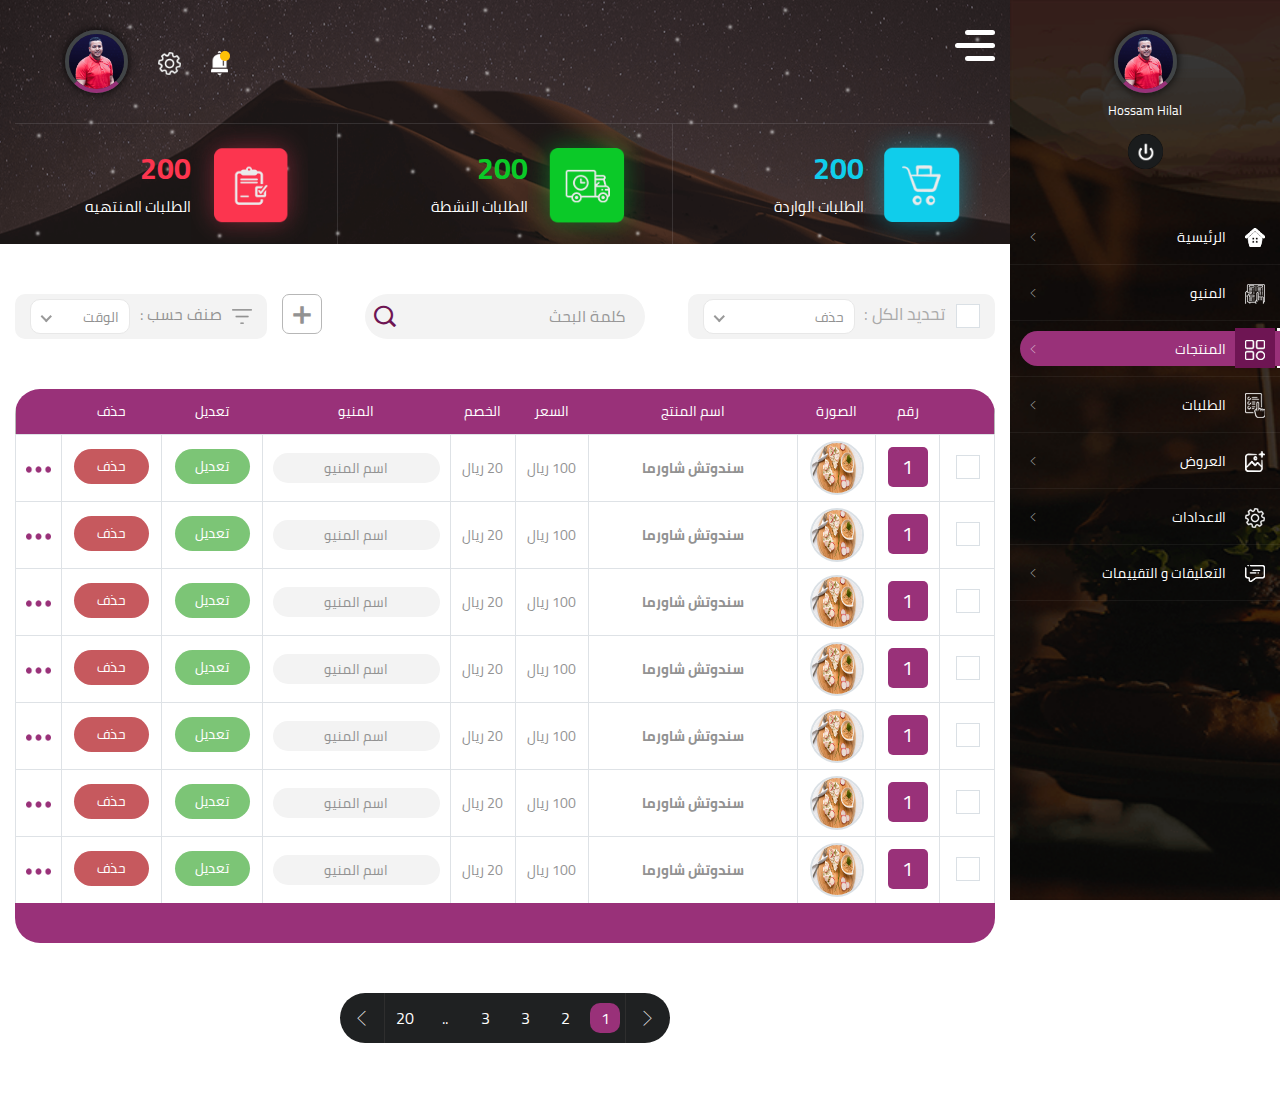
<file: products.html>
<!doctype html>
<html lang="en">
    
    <head>
        <!-- Required meta tags -->
        <meta charset="utf-8">
        <meta name="viewport" content="width=device-width, initial-scale=1, maximum-scale=1, user-scalable=no">
    
        <!-- Bootstrap CSS -->
        <link rel="stylesheet" href="css/bootstrap.min.css">
        <link rel="stylesheet" href="css/icofont.min.css">
        <link rel="stylesheet" href="css/nice-select.css">
        <link rel="stylesheet" href="css/style.css">
    
        <link rel="icon" href="images/log-logo.png" type="image/x-icon" />
        <title> Dashboard </title>
</head>

<body>

    <div class="loader">
        <div class="loader-box">  </div>
    </div>

    <div class="main-content">

        <!--  MAIN HEADER -->
        <header class="dashboard-header internal-header">
            <div class="container-fluid">
                <div class="top-header">
                    <ul>
                        <li>
                            <div class="user-pic">
                                <img src="images/user.png"  class="img-fluid">
                            </div>
                        </li>
                        <li>
                            <a href="profile.html"> <img src="images/setting-icon.png" alt="icon" class="img-fluid"> </a>
                        </li>
                        <li>
                            <a href="orders.html">
                                <img src="images/notification-icon.png" alt="icon" class="img-fluid">
                                <div class="notifi-circle">
                                    <span class="circle"></span>
                                    <span class="bordr"></span>
                                </div>
                            </a>
                        </li>
                    </ul>

                    <div class="toggle-btn">
                        <span></span>
                        <span></span>
                        <span></span>
                    </div>
                </div>
                <div class="internal-bottom">
                    <div class="row">
                        <div class="col-12 col-sm-6 col-lg-4">
                            <div class="info-box first">
                                <div class="pic">
                                    <img src="images/internal-cart-icon.png" alt="icon" class="img-fluid">
                                </div>
                                <div class="data">
                                    <h3> 200 </h3>
                                    <p>  الطلبات الواردة </p>
                                </div>
                            </div>
                        </div>
                        <div class="col-12 col-sm-6 col-lg-4">
                            <div class="info-box second">
                                <div class="pic">
                                    <img src="images/internal-delivery-icon.png" alt="icon" class="img-fluid">
                                </div>
                                <div class="data">
                                    <h3> 200 </h3>
                                    <p>  الطلبات النشطة </p>
                                </div>
                            </div>
                        </div>
                        <div class="col-12 col-sm-6 col-lg-4">
                            <div class="info-box third">
                                <div class="pic">
                                    <img src="images/internal-finished-icon.png" alt="icon" class="img-fluid">
                                </div>
                                <div class="data">
                                    <h3> 200 </h3>
                                    <p>  الطلبات المنتهيه </p>
                                </div>
                            </div>
                        </div>
                    </div>
                </div>
            </div>
        </header>

        <!-- CONTENT  -->
        <div class="wrapper">
            <div class="container-fluid">

                <div class="basic-filter">
                    <div class="row">
                        <div class="col-12 col-sm-6 col-lg-4">
                            <div class="box">
                                <label class="checkbox-container"> تحديد الكل :  
                                    <input type="checkbox" class="check_all">
                                    <span class="checkmark"></span>
                                </label>

                                <select>
                                    <option value="0"> حذف </option>
                                    <option value="1"> حذف </option>
                                    <option value="2"> حذف </option>
                                </select>
                            </div>
                        </div>
                        <div class="col-12 col-sm-6 col-lg-4">
                            <form action="">
                                <div class="search-box">
                                    <div class="field">
                                        <input type="text" id="serach-input"  class="form-control">
                                        <label for="serach-input">  كلمة البحث  </label>
                                    </div>
                                    <button type="submit" class="search-btn"> <i class="icofont-search-1"></i>  </button>
                                </div>
                            </form>
                        </div>
                        <div class="col-12 col-sm-6 col-lg-4">
                            <div class="sort-box">
                                <div class="add-btnbox">
                                    <button class="btn btn-full" data-toggle="modal" data-target="#add-prod-modal"> <span> <i class="icofont-plus"></i> </span> </button>
                                </div>
                                <div class="box">
                                    <img src="images/sort-icon.png" alt="sort" class="img-fluid">
                                    <span> صنف حسب : </span>
                                    <select>
                                        <option value="0"> الوقت </option>
                                        <option value="1"> السعر </option>
                                        <option value="2"> الاحدث </option>
                                    </select>
                                </div>
                            </div>
                        </div>
                    </div>
                </div>

                <div class="basic-table">
                    <table class="table table-bordered products-table">
                        <thead>
                            <tr>
                                <th scope="col"> </th>
                                <th scope="col"> رقم </th>
                                <th scope="col"> الصورة </th>
                                <th scope="col"> اسم المنتج </th>
                                <th scope="col"> السعر </th>
                                <th scope="col"> الخصم </th>
                                <th scope="col"> المنيو </th>
                                <th scope="col"> تعديل </th>
                                <th scope="col"> حذف </th>
                                <th scope="col"> </th>
                            </tr>
                        </thead>
                        <tbody>
                            <tr>
                                <th> 
                                    <label class="checkbox-container">
                                        <input type="checkbox">
                                        <span class="checkmark"></span>
                                    </label> 
                                </th>
                                <td> <span class="number"> 1</span> </td>
                                <td> <div class="prod-pic"> <img src="images/prod-1.png" class="img-fluid"></div> </td>
                                <td> <p> سندوتش شاورما   </p> </td>
                                <td> <p> 100 ريال  </p> </td>
                                <td> <p> 20 ريال  </p> </td>
                                <td> <div class="menue-name">  <p> اسم المنيو  </p> </div> </td>
                                <td> <a href="" class="btn edit"> تعديل  </a></td>
                                <td> <a href="" class="btn delete"> حذف  </a></td>
                                <th> 
                                    <a href="" class="more dropdown-toggle" id="moreButton" data-toggle="dropdown" aria-haspopup="true" aria-expanded="false">
                                        <img src="images/more.png" alt="img">  
                                    </a>
                                    <div class="dropdown-menu" aria-labelledby="moreButton">
                                        <a class="dropdown-item" href="#">Action</a>
                                        <a class="dropdown-item" href="#">Another action</a>
                                        <a class="dropdown-item" href="#">Something else here</a>
                                    </div>
                                </th>
                            </tr>
                            <tr>
                                <th> 
                                    <label class="checkbox-container">
                                        <input type="checkbox">
                                        <span class="checkmark"></span>
                                    </label> 
                                </th>
                                <td> <span class="number"> 1</span> </td>
                                <td> <div class="prod-pic"> <img src="images/prod-1.png" class="img-fluid"></div> </td>
                                <td> <p> سندوتش شاورما   </p> </td>
                                <td> <p> 100 ريال  </p> </td>
                                <td> <p> 20 ريال  </p> </td>
                                <td> <div class="menue-name">  <p> اسم المنيو  </p> </div> </td>
                                <td> <a href="" class="btn edit"> تعديل  </a></td>
                                <td> <a href="" class="btn delete"> حذف  </a></td>
                                <th> 
                                    <a href="" class="more dropdown-toggle" id="moreButton" data-toggle="dropdown" aria-haspopup="true" aria-expanded="false">
                                        <img src="images/more.png" alt="img">  
                                    </a>
                                    <div class="dropdown-menu" aria-labelledby="moreButton">
                                        <a class="dropdown-item" href="#">Action</a>
                                        <a class="dropdown-item" href="#">Another action</a>
                                        <a class="dropdown-item" href="#">Something else here</a>
                                    </div>
                                </th>
                            </tr>
                            <tr>
                                <th> 
                                    <label class="checkbox-container">
                                        <input type="checkbox">
                                        <span class="checkmark"></span>
                                    </label> 
                                </th>
                                <td> <span class="number"> 1</span> </td>
                                <td> <div class="prod-pic"> <img src="images/prod-1.png" class="img-fluid"></div> </td>
                                <td> <p> سندوتش شاورما   </p> </td>
                                <td> <p> 100 ريال  </p> </td>
                                <td> <p> 20 ريال  </p> </td>
                                <td> <div class="menue-name">  <p> اسم المنيو  </p> </div> </td>
                                <td> <a href="" class="btn edit"> تعديل  </a></td>
                                <td> <a href="" class="btn delete"> حذف  </a></td>
                                <th> 
                                    <a href="" class="more dropdown-toggle" id="moreButton" data-toggle="dropdown" aria-haspopup="true" aria-expanded="false">
                                        <img src="images/more.png" alt="img">  
                                    </a>
                                    <div class="dropdown-menu" aria-labelledby="moreButton">
                                        <a class="dropdown-item" href="#">Action</a>
                                        <a class="dropdown-item" href="#">Another action</a>
                                        <a class="dropdown-item" href="#">Something else here</a>
                                    </div>
                                </th>
                            </tr>
                            <tr>
                                <th> 
                                    <label class="checkbox-container">
                                        <input type="checkbox">
                                        <span class="checkmark"></span>
                                    </label> 
                                </th>
                                <td> <span class="number"> 1</span> </td>
                                <td> <div class="prod-pic"> <img src="images/prod-1.png" class="img-fluid"></div> </td>
                                <td> <p> سندوتش شاورما   </p> </td>
                                <td> <p> 100 ريال  </p> </td>
                                <td> <p> 20 ريال  </p> </td>
                                <td> <div class="menue-name">  <p> اسم المنيو  </p> </div> </td>
                                <td> <a href="" class="btn edit"> تعديل  </a></td>
                                <td> <a href="" class="btn delete"> حذف  </a></td>
                                <th> 
                                    <a href="" class="more dropdown-toggle" id="moreButton" data-toggle="dropdown" aria-haspopup="true" aria-expanded="false">
                                        <img src="images/more.png" alt="img">  
                                    </a>
                                    <div class="dropdown-menu" aria-labelledby="moreButton">
                                        <a class="dropdown-item" href="#">Action</a>
                                        <a class="dropdown-item" href="#">Another action</a>
                                        <a class="dropdown-item" href="#">Something else here</a>
                                    </div>
                                </th>
                            </tr>
                            <tr>
                                <th> 
                                    <label class="checkbox-container">
                                        <input type="checkbox">
                                        <span class="checkmark"></span>
                                    </label> 
                                </th>
                                <td> <span class="number"> 1</span> </td>
                                <td> <div class="prod-pic"> <img src="images/prod-1.png" class="img-fluid"></div> </td>
                                <td> <p> سندوتش شاورما   </p> </td>
                                <td> <p> 100 ريال  </p> </td>
                                <td> <p> 20 ريال  </p> </td>
                                <td> <div class="menue-name">  <p> اسم المنيو  </p> </div> </td>
                                <td> <a href="" class="btn edit"> تعديل  </a></td>
                                <td> <a href="" class="btn delete"> حذف  </a></td>
                                <th> 
                                    <a href="" class="more dropdown-toggle" id="moreButton" data-toggle="dropdown" aria-haspopup="true" aria-expanded="false">
                                        <img src="images/more.png" alt="img">  
                                    </a>
                                    <div class="dropdown-menu" aria-labelledby="moreButton">
                                        <a class="dropdown-item" href="#">Action</a>
                                        <a class="dropdown-item" href="#">Another action</a>
                                        <a class="dropdown-item" href="#">Something else here</a>
                                    </div>
                                </th>
                            </tr>
                            <tr>
                                <th> 
                                    <label class="checkbox-container">
                                        <input type="checkbox">
                                        <span class="checkmark"></span>
                                    </label> 
                                </th>
                                <td> <span class="number"> 1</span> </td>
                                <td> <div class="prod-pic"> <img src="images/prod-1.png" class="img-fluid"></div> </td>
                                <td> <p> سندوتش شاورما   </p> </td>
                                <td> <p> 100 ريال  </p> </td>
                                <td> <p> 20 ريال  </p> </td>
                                <td> <div class="menue-name">  <p> اسم المنيو  </p> </div> </td>
                                <td> <a href="" class="btn edit"> تعديل  </a></td>
                                <td> <a href="" class="btn delete"> حذف  </a></td>
                                <th> 
                                    <a href="" class="more dropdown-toggle" id="moreButton" data-toggle="dropdown" aria-haspopup="true" aria-expanded="false">
                                        <img src="images/more.png" alt="img">  
                                    </a>
                                    <div class="dropdown-menu" aria-labelledby="moreButton">
                                        <a class="dropdown-item" href="#">Action</a>
                                        <a class="dropdown-item" href="#">Another action</a>
                                        <a class="dropdown-item" href="#">Something else here</a>
                                    </div>
                                </th>
                            </tr>
                            <tr>
                                <th> 
                                    <label class="checkbox-container">
                                        <input type="checkbox">
                                        <span class="checkmark"></span>
                                    </label> 
                                </th>
                                <td> <span class="number"> 1</span> </td>
                                <td> <div class="prod-pic"> <img src="images/prod-1.png" class="img-fluid"></div> </td>
                                <td> <p> سندوتش شاورما   </p> </td>
                                <td> <p> 100 ريال  </p> </td>
                                <td> <p> 20 ريال  </p> </td>
                                <td> <div class="menue-name">  <p> اسم المنيو  </p> </div> </td>
                                <td> <a href="" class="btn edit"> تعديل  </a></td>
                                <td> <a href="" class="btn delete"> حذف  </a></td>
                                <th> 
                                    <a href="" class="more dropdown-toggle" id="moreButton" data-toggle="dropdown" aria-haspopup="true" aria-expanded="false">
                                        <img src="images/more.png" alt="img">  
                                    </a>
                                    <div class="dropdown-menu" aria-labelledby="moreButton">
                                        <a class="dropdown-item" href="#">Action</a>
                                        <a class="dropdown-item" href="#">Another action</a>
                                        <a class="dropdown-item" href="#">Something else here</a>
                                    </div>
                                </th>
                            </tr>
                        </tbody>
                    </table>
                </div>

                
                <div class="pagination-box">
                    <nav aria-label="Page navigation example">
                        <ul class="pagination">
                            <li class="page-item">  <a class="page-link" href="#"> <i class="icofont-thin-right"></i> </a>  </li>
                            <li class="page-item">  <a class="page-link active" href="#"> 1 </a></li>
                            <li class="page-item">  <a class="page-link" href="#"> 2 </a>   </li>
                            <li class="page-item">  <a class="page-link" href="#"> 3 </a>   </li>
                            <li class="page-item">  <a class="page-link" href="#"> 3 </a>   </li>
                            <li class="page-item">  <a class="page-link" href="#"> .. </a>  </li>
                            <li class="page-item">  <a class="page-link" href="#"> 20 </a>  </li>
                            <li class="page-item">  <a class="page-link" href="#"> <i class="icofont-thin-left"></i> </a>   </li>
                        </ul>
                    </nav>
                </div>

            </div>
        </div>

    </div>
    



    <div class="side-bar">
        <div class="side-box">
            <div class="user-pic">
                <img src="images/user.png"  class="img-fluid">
            </div>
            <h5 class="user-name"> Hossam Hilal </h5>

            <a href="#" class="log-out"> <img src="images/power-icon.png"  class="img-fluid"> </a>

            <div class="side-menue">
                <ul>
                    <li>
                        <a href="index.html">
                            <span class="icon"> <img src="images/home-icon.png"  class="img-fluid"> </span>
                            <label> الرئيسية  <i class="icofont-thin-left"></i> </label>
                        </a>
                    </li>
                    <li>
                        <a href="menue.html">
                            <span class="icon"> <img src="images/menu-icon.png"  class="img-fluid"> </span>
                            <label> المنيو  <i class="icofont-thin-left"></i> </label>
                        </a>
                    </li>
                    <li  class="active">
                        <a href="products.html">
                            <span class="icon"> <img src="images/products-icon.png"  class="img-fluid"> </span>
                            <label> المنتجات  <i class="icofont-thin-left"></i> </label>
                        </a>
                    </li>
                    <li>
                        <a  data-toggle="collapse" href="#orders-collpase" role="button" aria-expanded="false" aria-controls="orders-collpase">
                            <span class="icon"> <img src="images/ordrs-icon.png"  class="img-fluid"> </span>
                            <label> الطلبات  <i class="icofont-thin-left"></i> </label>
                        </a>
                        <div class="collapse" id="orders-collpase">
                            <div class="list">
                                <a href="orders.html"> 
                                    <span class="icon"> <img src="images/noun_Shop_1683178.png"  class="img-fluid"> </span>
                                    <label>   الطلبات الواردة  </label>
                                </a>
                                <a href="active-orders.html"> 
                                    <span class="icon"> <img src="images/truck.png"  class="img-fluid"> </span>
                                    <label>  الطلبات النشطة </label>
                                </a> 
                                <a href="finished-orders.html">  
                                    <span class="icon"> <img src="images/delivery-complete-copy.png"  class="img-fluid"> </span>
                                    <label>   الطلبات المنتهية </label> 
                                </a>
                                <a href="orders-message.html">  
                                    <span class="icon"> <img src="images/massage.png"  class="img-fluid"> </span>
                                    <label>   رسائل الطلبات  </label> 
                                </a>
                            </div>
                        </div>
                    </li>
                    <li>
                        <a  data-toggle="collapse" href="#offers-collpase" role="button" aria-expanded="false" aria-controls="offers-collpase">
                            <span class="icon"> <img src="images/add-offer-icon.png"  class="img-fluid"> </span>
                            <label> العروض  <i class="icofont-thin-left"></i> </label>
                        </a>
                        <div class="collapse" id="offers-collpase">
                            <div class="list">
                                <a href="add-offer.html"> 
                                    <span class="icon"> <img src="images/offer-add.png"  class="img-fluid"> </span>
                                    <label>  إضافة عرض  </label>
                                </a>
                                <a href="old-offers.html"> 
                                    <span class="icon"> <img src="images/history.png"  class="img-fluid"> </span>
                                    <label>    العروض السابقة  </label>
                                </a> 
                            </div>
                        </div>
                    </li>
                    <li>
                        <a data-toggle="collapse" href="#setting-collpase" role="button" aria-expanded="false" aria-controls="setting-collpase">
                            <span class="icon"> <img src="images/setting-icon.png"  class="img-fluid"> </span>
                            <label> الاعدادات <i class="icofont-thin-left"></i> </label>
                        </a>
                        <div class="collapse" id="setting-collpase">
                            <div class="list">
                                <a href="profile.html"> 
                                    <span class="icon"> <img src="images/profile.png"  class="img-fluid"> </span>
                                    <label>   الملف الشخصى   </label>
                                </a>
                                <a href="restaurant-info.html">  
                                    <span class="icon"> <img src="images/information.png"  class="img-fluid"> </span>
                                    <label>  معلومات المطعم   </label>
                                </a>
                            </div>
                        </div>
                    </li>
                    <li>
                        <a href="comments.html">
                            <span class="icon"> <img src="images/comments-icon.png"  class="img-fluid"> </span>
                            <label> التعليقات و التقييمات <i class="icofont-thin-left"></i> </label>
                        </a>
                    </li>
                </ul>
            </div>
        </div>
    </div>




    <!-- Modal -->
    <div class="modal fade add-modal add-prod-modal" id="add-prod-modal" tabindex="-1" role="dialog" aria-labelledby="exampleModalCenterTitle" aria-hidden="true">
        <div class="modal-dialog modal-dialog-centered" role="document">
          <div class="modal-content">
            <div class="modal-header">
              <h5> إضافة منتج  :  </h5>
            </div>
            <div class="modal-body">
                <form action="">
                    <div class="basic-table">
                        <table class="table table-bordered">
                            <thead>
                                <tr>
                                    <th scope="col"> الصورة </th>
                                    <th scope="col"> اسم المنتج  </th>
                                    <th scope="col"> السعر </th>
                                    <th scope="col"> الخصم </th>
                                    <th scope="col"> المنيو </th>
                                </tr>
                            </thead>
                            <tbody>
                                <tr>
                                    <td> 
                                        <div class="upload-box">
                                            <input type='file' id="prod-newpic" class="profile-input-file">
                                            <label for="prod-newpic"> <img class="camera" src="images/camera-upload.png">  </label>
                                            <img class="profile-input-image img-fluid" src="images/snow-1.png" width="100%">  
                                        </div>
                                    </td>
                                    <td> 
                                        <div class="field">
                                            <input type="text" id="prduct_name" class="form-control">
                                            <label for="prduct_name">  اسم المنتج   </label>
                                        </div>
                                    </td>
                                    <td> 
                                        <div class="field">
                                            <input type="text" id="prduct_price" class="form-control">
                                            <label for="prduct_price">  السعر  </label>
                                        </div> 
                                    </td>
                                    <td> 
                                        <div class="field">
                                            <input type="text" id="prod_discount" class="form-control">
                                            <label for="prod_discount">  الخصم  </label>
                                        </div> 
                                    </td>
                                    <td>  
                                        <select>
                                            <option value="0">  اسم المنيو </option>
                                            <option value="1">  اسم المنيو </option>
                                            <option value="2">  اسم المنيو </option>
                                            <option value="3">  اسم المنيو </option>
                                        </select>
                                    </td>       
                                </tr>
                            </tbody>
                        </table>
                    </div>
                    <button class="btn btn-full" type="submit"> <span> إضافة </span>  </button>
                </form>
            </div>
          </div>
        </div>
    </div>





    <!-- jQuery first, then Popper.js, then Bootstrap JS -->
    <script src="js/jquery-3.2.1.min.js"></script>
    <script src="js/popper.min.js"></script>
    <script src="js/bootstrap.min.js"></script>
    <script src="js/jquery.nice-select.js"></script>
    <script src="js/edit.js"></script>


</body>
</html>
</file>
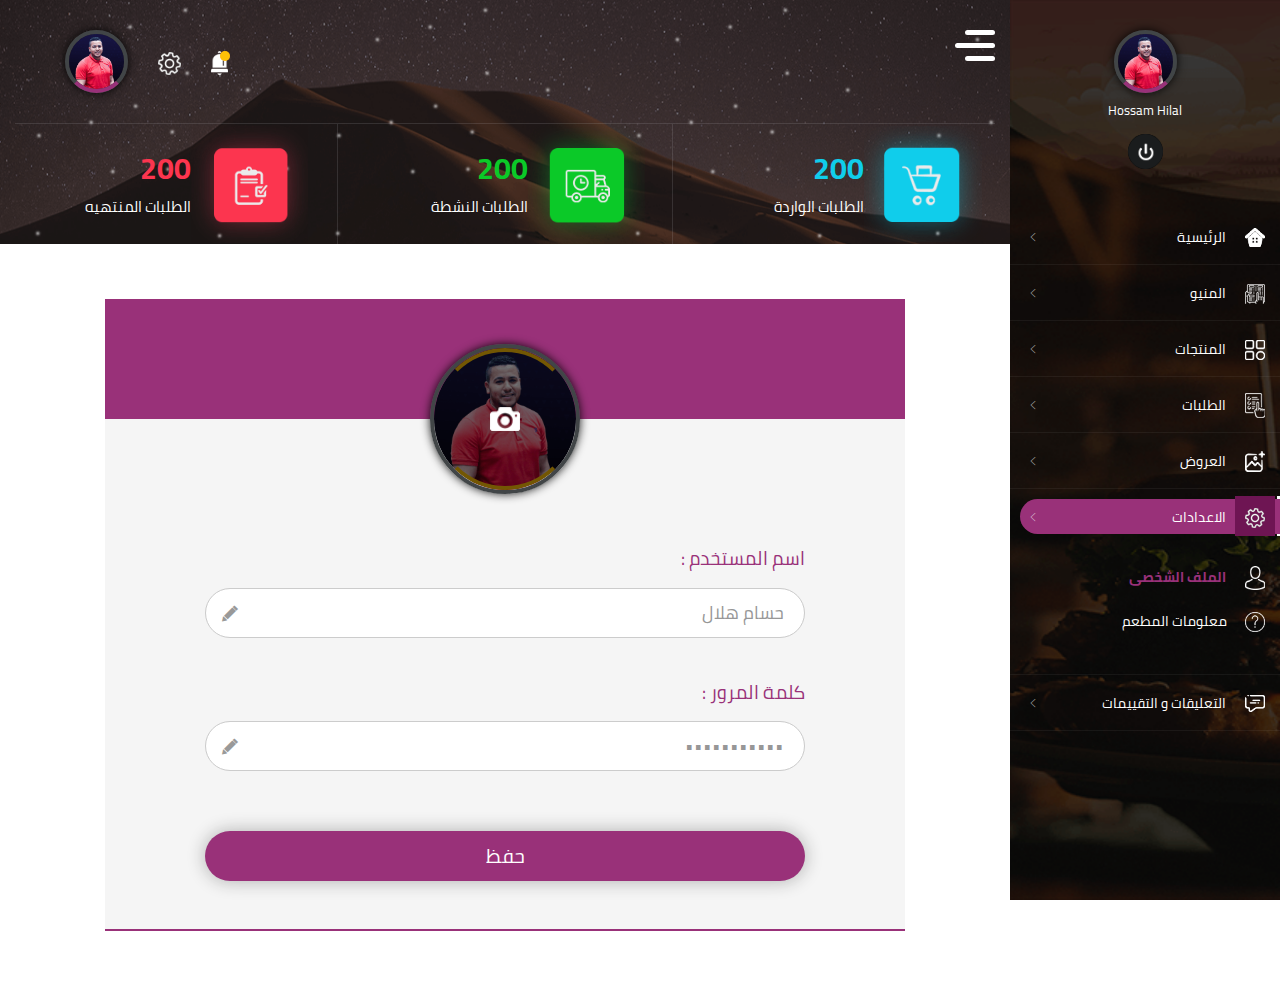
<file: profile.html>
<!doctype html>
<html lang="en">
    
    <head>
        <!-- Required meta tags -->
        <meta charset="utf-8">
        <meta name="viewport" content="width=device-width, initial-scale=1, maximum-scale=1, user-scalable=no">
    
        <!-- Bootstrap CSS -->
        <link rel="stylesheet" href="css/bootstrap.min.css">
        <link rel="stylesheet" href="css/icofont.min.css">
        <link rel="stylesheet" href="css/nice-select.css">
        <link rel="stylesheet" href="css/style.css">
    
        <link rel="icon" href="images/log-logo.png" type="image/x-icon" />
        <title> Dashboard </title>
</head>

<body>

    <div class="loader">
        <div class="loader-box">  </div>
    </div>

    <div class="main-content">

        <!--  MAIN HEADER -->
        <header class="dashboard-header internal-header">
            <div class="container-fluid">
                <div class="top-header">
                    <ul>
                        <li>
                            <div class="user-pic">
                                <img src="images/user.png"  class="img-fluid">
                            </div>
                        </li>
                        <li>
                            <a href="profile.html"> <img src="images/setting-icon.png" alt="icon" class="img-fluid"> </a>
                        </li>
                        <li>
                            <a href="orders.html">
                                <img src="images/notification-icon.png" alt="icon" class="img-fluid">
                                <div class="notifi-circle">
                                    <span class="circle"></span>
                                    <span class="bordr"></span>
                                </div>
                            </a>
                        </li>
                    </ul>

                    <div class="toggle-btn">
                        <span></span>
                        <span></span>
                        <span></span>
                    </div>
                </div>
                <div class="internal-bottom">
                    <div class="row">
                        <div class="col-12 col-sm-6 col-lg-4">
                            <div class="info-box first">
                                <div class="pic">
                                    <img src="images/internal-cart-icon.png" alt="icon" class="img-fluid">
                                </div>
                                <div class="data">
                                    <h3> 200 </h3>
                                    <p>  الطلبات الواردة </p>
                                </div>
                            </div>
                        </div>
                        <div class="col-12 col-sm-6 col-lg-4">
                            <div class="info-box second">
                                <div class="pic">
                                    <img src="images/internal-delivery-icon.png" alt="icon" class="img-fluid">
                                </div>
                                <div class="data">
                                    <h3> 200 </h3>
                                    <p>  الطلبات النشطة </p>
                                </div>
                            </div>
                        </div>
                        <div class="col-12 col-sm-6 col-lg-4">
                            <div class="info-box third">
                                <div class="pic">
                                    <img src="images/internal-finished-icon.png" alt="icon" class="img-fluid">
                                </div>
                                <div class="data">
                                    <h3> 200 </h3>
                                    <p>  الطلبات المنتهيه </p>
                                </div>
                            </div>
                        </div>
                    </div>
                </div>
            </div>
        </header>

        <!-- CONTENT  -->
        <div class="wrapper">
            <div class="container-fluid">

                <div class="profile-wrapper">
                    <form action="">
                        <div class="upload-box">
                            <input type='file' id="prod-newpic" class="profile-input-file">
                            <label for="prod-newpic"> <img class="camera" src="images/photo-camera-white.png">  </label>
                            <img class="profile-input-image img-fluid" src="images/user.png" width="100%">  
                        </div>

                        <label> اسم المستخدم : </label>
                        <div class="setting-field"> 
                            <input type="text" class="form-control" value="حسام هلال " readonly>
                            <span class="edit-field"> <i class="icofont-pencil-alt-2"></i>  </span>
                        </div>

                        <label> كلمة المرور   : </label>
                        <div class="setting-field"> 
                            <input type="password" class="form-control" value="***********" readonly>
                            <span class="edit-field"> <i class="icofont-pencil-alt-2"></i>  </span>
                        </div>

                        <button class="btn btn-full" type="submit"> <span> حفظ  </span>  </button>
                    </form>
                </div>

            </div>
        </div>

    </div>
    
    <div class="side-bar">
        <div class="side-box">
            <div class="user-pic">
                <img src="images/user.png"  class="img-fluid">
            </div>
            <h5 class="user-name"> Hossam Hilal </h5>

            <a href="#" class="log-out"> <img src="images/power-icon.png"  class="img-fluid"> </a>

            <div class="side-menue">
                <ul>
                    <li>
                        <a href="index.html">
                            <span class="icon"> <img src="images/home-icon.png"  class="img-fluid"> </span>
                            <label> الرئيسية  <i class="icofont-thin-left"></i> </label>
                        </a>
                    </li>
                    <li>
                        <a href="menue.html">
                            <span class="icon"> <img src="images/menu-icon.png"  class="img-fluid"> </span>
                            <label> المنيو  <i class="icofont-thin-left"></i> </label>
                        </a>
                    </li>
                    <li>
                        <a href="products.html">
                            <span class="icon"> <img src="images/products-icon.png"  class="img-fluid"> </span>
                            <label> المنتجات  <i class="icofont-thin-left"></i> </label>
                        </a>
                    </li>
                    <li>
                        <a  data-toggle="collapse" href="#orders-collpase" role="button" aria-expanded="false" aria-controls="orders-collpase">
                            <span class="icon"> <img src="images/ordrs-icon.png"  class="img-fluid"> </span>
                            <label> الطلبات  <i class="icofont-thin-left"></i> </label>
                        </a>
                        <div class="collapse" id="orders-collpase">
                            <div class="list">
                                <a href="orders.html"> 
                                    <span class="icon"> <img src="images/noun_Shop_1683178.png"  class="img-fluid"> </span>
                                    <label>   الطلبات الواردة  </label>
                                </a>
                                <a href="active-orders.html"> 
                                    <span class="icon"> <img src="images/truck.png"  class="img-fluid"> </span>
                                    <label>  الطلبات النشطة </label>
                                </a> 
                                <a href="finished-orders.html">  
                                    <span class="icon"> <img src="images/delivery-complete-copy.png"  class="img-fluid"> </span>
                                    <label>   الطلبات المنتهية </label> 
                                </a>
                                <a href="orders-message.html">  
                                    <span class="icon"> <img src="images/massage.png"  class="img-fluid"> </span>
                                    <label>   رسائل الطلبات  </label> 
                                </a>
                            </div>
                        </div>
                    </li>
                    <li>
                        <a  data-toggle="collapse" href="#offers-collpase" role="button" aria-expanded="false" aria-controls="offers-collpase">
                            <span class="icon"> <img src="images/add-offer-icon.png"  class="img-fluid"> </span>
                            <label> العروض  <i class="icofont-thin-left"></i> </label>
                        </a>
                        <div class="collapse" id="offers-collpase">
                            <div class="list">
                                <a href="add-offer.html"> 
                                    <span class="icon"> <img src="images/offer-add.png"  class="img-fluid"> </span>
                                    <label>  إضافة عرض  </label>
                                </a>
                                <a href="old-offers.html"> 
                                    <span class="icon"> <img src="images/history.png"  class="img-fluid"> </span>
                                    <label>    العروض السابقة  </label>
                                </a> 
                            </div>
                        </div>
                    </li>
                    <li   class="active">
                        <a data-toggle="collapse" href="#setting-collpase" role="button" aria-expanded="false" aria-controls="setting-collpase">
                            <span class="icon"> <img src="images/setting-icon.png"  class="img-fluid"> </span>
                            <label> الاعدادات <i class="icofont-thin-left"></i> </label>
                        </a>
                        <div class="collapse show" id="setting-collpase">
                            <div class="list">
                                <a class="active" href="profile.html"> 
                                    <span class="icon"> <img src="images/profile.png"  class="img-fluid"> </span>
                                    <label>   الملف الشخصى   </label>
                                </a>
                                <a href="restaurant-info.html">  
                                    <span class="icon"> <img src="images/information.png"  class="img-fluid"> </span>
                                    <label>  معلومات المطعم   </label>
                                </a>
                            </div>
                        </div>
                    </li>
                    <li>
                        <a href="comments.html">
                            <span class="icon"> <img src="images/comments-icon.png"  class="img-fluid"> </span>
                            <label> التعليقات و التقييمات <i class="icofont-thin-left"></i> </label>
                        </a>
                    </li>
                </ul>
            </div>
        </div>
    </div>


    <!-- jQuery first, then Popper.js, then Bootstrap JS -->
    <script src="js/jquery-3.2.1.min.js"></script>
    <script src="js/popper.min.js"></script>
    <script src="js/bootstrap.min.js"></script>
    <script src="js/jquery.nice-select.js"></script>
    <script src="js/edit.js"></script>


</body>
</html>
</file>
<file: css/nice-select.css>
.nice-select {
  -webkit-tap-highlight-color: transparent;
  background-color: #fff;
  border-radius: 5px;
  border: solid 1px #e8e8e8;
  box-sizing: border-box;
  clear: both;
  cursor: pointer;
  display: block;
  float: left;
  font-family: inherit;
  font-size: 14px;
  font-weight: normal;
  height: 42px;
  line-height: 40px;
  outline: none;
  padding-left: 18px;
  padding-right: 30px;
  position: relative;
  text-align: left !important;
  -webkit-transition: all 0.2s ease-in-out;
  transition: all 0.2s ease-in-out;
  -webkit-user-select: none;
     -moz-user-select: none;
      -ms-user-select: none;
          user-select: none;
  white-space: nowrap;
  width: auto; }
  .nice-select:hover {
    border-color: #dbdbdb; }
  .nice-select:active, .nice-select.open, .nice-select:focus {
    border-color: #999; }
  .nice-select:after {
    border-bottom: 2px solid #999;
    border-right: 2px solid #999;
    content: '';
    display: block;
    height: 5px;
    margin-top: -4px;
    pointer-events: none;
    position: absolute;
    right: 12px;
    top: 50%;
    -webkit-transform-origin: 66% 66%;
        -ms-transform-origin: 66% 66%;
            transform-origin: 66% 66%;
    -webkit-transform: rotate(45deg);
        -ms-transform: rotate(45deg);
            transform: rotate(45deg);
    -webkit-transition: all 0.15s ease-in-out;
    transition: all 0.15s ease-in-out;
    width: 5px; }
  .nice-select.open:after {
    -webkit-transform: rotate(-135deg);
        -ms-transform: rotate(-135deg);
            transform: rotate(-135deg); }
  .nice-select.open .list {
    opacity: 1;
    pointer-events: auto;
    -webkit-transform: scale(1) translateY(0);
        -ms-transform: scale(1) translateY(0);
            transform: scale(1) translateY(0); }
  .nice-select.disabled {
    border-color: #ededed;
    color: #999;
    pointer-events: none; }
    .nice-select.disabled:after {
      border-color: #cccccc; }
  .nice-select.wide {
    width: 100%; }
    .nice-select.wide .list {
      left: 0 !important;
      right: 0 !important; }
  .nice-select.right {
    float: right; }
    .nice-select.right .list {
      left: auto;
      right: 0; }
  .nice-select.small {
    font-size: 12px;
    height: 36px;
    line-height: 34px; }
    .nice-select.small:after {
      height: 4px;
      width: 4px; }
    .nice-select.small .option {
      line-height: 34px;
      min-height: 34px; }
  .nice-select .list {
    background-color: #fff;
    border-radius: 5px;
    box-shadow: 0 0 0 1px rgba(68, 68, 68, 0.11);
    box-sizing: border-box;
    margin-top: 4px;
    opacity: 0;
    overflow: hidden;
    padding: 0;
    pointer-events: none;
    position: absolute;
    top: 100%;
    left: 0;
    -webkit-transform-origin: 50% 0;
        -ms-transform-origin: 50% 0;
            transform-origin: 50% 0;
    -webkit-transform: scale(0.75) translateY(-21px);
        -ms-transform: scale(0.75) translateY(-21px);
            transform: scale(0.75) translateY(-21px);
    -webkit-transition: all 0.2s cubic-bezier(0.5, 0, 0, 1.25), opacity 0.15s ease-out;
    transition: all 0.2s cubic-bezier(0.5, 0, 0, 1.25), opacity 0.15s ease-out;
    z-index: 9; }
    .nice-select .list:hover .option:not(:hover) {
      background-color: transparent !important; }
  .nice-select .option {
    cursor: pointer;
    font-weight: 400;
    line-height: 40px;
    list-style: none;
    min-height: 40px;
    outline: none;
    padding-left: 18px;
    padding-right: 29px;
    text-align: left;
    -webkit-transition: all 0.2s;
    transition: all 0.2s; }
    .nice-select .option:hover, .nice-select .option.focus, .nice-select .option.selected.focus {
      background-color: #f6f6f6; }
    .nice-select .option.selected {
      font-weight: bold; }
    .nice-select .option.disabled {
      background-color: transparent;
      color: #999;
      cursor: default; }

.no-csspointerevents .nice-select .list {
  display: none; }

.no-csspointerevents .nice-select.open .list {
  display: block; }
</file>
<file: css/style.css>
/*=================================================================================*/
/*=================================================================================*/
/*=================================================================================*/
/*==========================||---------------------------||========================*/
/*==========================|| DESIGNED BY  HOSSAM HILAL ||========================*/
/*==========================||---------------------------||========================*/
/*====================================||------||===================================*/
/*====================================|| 2018 ||===================================*/
/*====================================||------||===================================*/
/*=================================================================================*/
/*=================================================================================*/

@font-face {
    font-family: 'Cairo';
    src: url("../fonts/Cairo-Regular.eot");
    src: url("../fonts/Cairo-Regular.woff2") format("woff2"), url("../fonts/Cairo-Regular.woff") format("woff"), url("../fonts/Cairo-Regular.ttf") format("truetype"), url("/fonts/Cairo-Regular.svg.Cairo-Regular") format("svg"), url("/fonts/Cairo-Regular.eot?.iefix") format("embedded-opentype");
    font-weight: normal;
    font-style: normal; 
}

@font-face {
    font-family: 'Cairo-Bold';
    src: url("../fonts/Cairo-Bold.eot");
    src: url("../fonts/Cairo-Bold.woff2") format("woff2"), url("../fonts/Cairo-Bold.woff") format("woff"), url("../fonts/Cairo-Bold.ttf") format("truetype"), url("../fonts/Cairo-Bold.svg.Cairo-Bold") format("svg"), url("../fonts/Cairo-Bold.eot?.iefix") format("embedded-opentype");
    font-weight: normal;
    font-style: normal; 
}

@font-face {
    font-family: sans-bold;
    src: url(../fonts/OpenSans-Bold.ttf); 
}

@font-face {
    font-family: sans;
    src: url(../fonts/OpenSans-Regular.ttf); 
}


body {
    font-family: 'Cairo' , 'sans';
    overflow: hidden;
    direction: rtl; 
    text-align: right;
    background: #fff;
}

*::-webkit-scrollbar ,
*::-webkit-scrollbar-thumb ,
*::-webkit-scrollbar-track
{
    width: 0px !important;
    opacity: 0 !important;
    display: none !important;
}



p {
  color: rgb(146, 146, 146);
  margin: 0; 
}

a {
    color: #fff;
    text-decoration: none !important; 
}


ul {
  padding: 0;
  list-style: none;
  margin: 0; 
}

.btn-full {
  width: 100%;
  height: 50px;
  border-radius: 25px;
  font-size: 20px;
  padding: 0 30px;
  border:0;
  background-color: rgb(153, 49, 121);  
  box-shadow: 0px 0px 18px 0px rgba(29, 29, 29, 0.32);
  position: relative;
  overflow: hidden;
  outline: 0;
}

.btn:focus ,
.btn:hover {
    outline: 0;
    border: 0;
    box-shadow: none;
}

.btn-full span {
    width: 100%;
    height: 100%;
    line-height: 50px;
    color: #fff;
    border-radius: 25px;
    text-align: center;
    display: block;
    z-index: 3;
    position: relative;
}

.btn-full::before, 
.btn-full::after {
    content: '';
    position: absolute;
    height: 100%;
    width: 100%;
    bottom: 100%;
    left: 0;
    z-index: -1;
    -webkit-transition: -webkit-transform .3s;
    transition: transform .3s;
    -webkit-transition-timing-function: cubic-bezier(0.75,0,0.125,1);
    transition-timing-function: cubic-bezier(0.75,0,0.125,1);
    border-radius: 25px;
}

.btn-full::before {
    background: #4b0e39;
}
.btn-full::after {
    background: #340b27;
}
.btn-full:hover::before, 
.btn-full:hover::after {
    -webkit-transform: translate3d(0,100%,0);
    transform: translate3d(0,100%,0);
    z-index: 1;
}
.btn-full:hover::after {
    -webkit-transition-delay: .175s;
    transition-delay: .175s;
}

.field{
    position: relative;
    margin-bottom: 30px;
    height: 50px;
    overflow: hidden;
}

.form-control {
    height: 50px;
    line-height: 50px;
    border-radius: 25px;
    padding: 0 20px;
    color: rgb(151, 151, 151);
    font-size: 18px;
    border: 0;
    position: relative;
}

.form-control:focus {
    box-shadow: none;
}

.field:after {
    content: "";
    position: absolute;
    bottom: 0px;
    left: 15px;
    width: 0;
    height: 2px;
    transition: all .5s ease-in-out;
    background: rgb(153, 49, 121);
}

.animation::after {
    width: calc( 100% - 30px );
}


.field .form-control {
    padding-right: 50px;
}

.field label {
    color: rgb(151, 151, 151);
    position: absolute;
    cursor: text;
    transform: translateY(0px);
    transition: transform 0.3s ease;
    right: 50px;
    top: 0;
    height: 50px;
    line-height: 50px;
    margin: 0;
}

.animation label {
    transform: translateY(-65px);
    font-size: 10px;
    text-transform: uppercase;
    font-weight: 600;
    color: rgb(153, 49, 121);
    font-size: 18px;
}


.field span {
    position: absolute;
    top: 0;
    height: 50px;
    line-height: 50px;
    width: 50px;
    text-align: center;
    font-size: 18px;
    display: block;
}

.field .ico {
    right: 0;
}

.field .eye {
    left: 0;
}

.field span i {
    font-size: 22px;
    line-height: 50px;
    display: block;
    color: #c2c2c2;
}

.animation span i {
    color: rgb(153, 49, 121);
}


/*===============================||--------------------||=============================*/
/*===============================||    LOGIN PAGE      ||=============================*/
/*===============================||--------------------||=============================*/


.login-page {
    background: url('../images/log-bg.png') no-repeat ;
    -webkit-background-size: cover;
    -moz-background-size: cover;
    -ms-background-size: cover;
    background-size: cover;
    width: 100vw;
    height: 100vh;
    display: flex;
    flex-direction: column;
    justify-content: center;
}

.login-page .content {
    width: 550px;
    overflow-x: hidden;
    margin: auto;
    padding-top: 65px;
}

.log-box {
    background: url('../images/log-box.png') no-repeat ;
    -webkit-background-size: cover;
    -moz-background-size: cover;
    -ms-background-size: cover;
    background-size: cover;
    padding: 100px 30px 40px 30px;
    position: relative;
}

.log-box:after {
	content: "";
    background: rgb(153, 49, 121);    
    position: absolute;
    bottom: 0px;
    left:0; 
    width:100%;
    height: 3px;
	margin-left: 0;
    animation: loading 2s;
    -webkit-animation: loading 2s;
    animation-iteration-count: infinite;
    -webkit-animation-iteration-count: infinite;
    transition-timing-function: linear;
    -webkit-transition-timing-function: linear;
	
}

.login-page .logo {
    position: absolute;
    top: -65px;
    left: calc(50% - 65px );
}

.login-page .logo img {
    width: 130px;
}

.login-page .logo:after {
    content:"";
    border-radius: 50%;
    width: 130px;
    height: 130px;
    border: 2px solid transparent;
    border-top-color: rgb(153, 49, 121);
    border-bottom-color: rgb(153, 49, 121);
    position: absolute;
    top: 0px;
    left: 0px;
    -webkit-animation: rotation 6s infinite linear;
    -o-animation: rotation 6s infinite linear;
    animation: rotation 6s infinite linear;
}

.login-page .btn {
    margin-top:20px;
}


/*===============================||--------------------||=============================*/
/*===============================||    INDEX PAGE      ||=============================*/
/*===============================||--------------------||=============================*/

.main-content {
    width: calc( 100% - 270px );
    margin-right: auto;
    transition: all .3s ease-in-out;
}

.full-width {
    width: calc( 100% - 70px );
}

.dashboard-header {
    background: url('../images/header-bg.png') no-repeat ;
    -webkit-background-size: 100% 180px;
    -moz-background-size: 100% 180px;
    -ms-background-size: 100% 180px;
    background-size: 100% 180px;
    padding: 30px 0;
    position: relative;
}

.dashboard-header::after {
    content: "";
    position: absolute;
    top: 0;
    left: 0;
    right: 0;
    bottom: 0;
    width: 100%;
    height: 100%;
    background-image: url('../images/snow-1.png') ;
    animation: snow 5s linear infinite both;
    z-index: 0;
}

.dashboard-header .top-header {
    position: relative;
    z-index: 1;
}


.top-header .toggle-btn {
    position: absolute;
    top: 0;
    right: 0;
    width: 40px;
    cursor: pointer;
}

.top-header .toggle-btn span {
    background: #fff;
    width: 30px;
    height: 5px;
    display: block;
    margin-bottom: 8px;
    border-radius: 5px;
    position: relative;
    -webkit-animation: span-move .8s linear infiniteforwards;
    -moz-animation: span-move .8s linear infinite forwards;
    -o-animation: span-move .8s linear infinite forwards;
    animation: span-move .8s linear infinite forwards;
}

.top-header .header-nav .btn span:nth-child(1) {
    animation-delay: 0s;
}

.top-header .toggle-btn span:nth-child(2) {
    width: 40px;
    animation-delay: .3s;
}

.top-header .top-header .toggle-btn span:nth-child(3) {
    animation-delay: .6s;
}

.top-header .toggle-btn span::after, 
.top-header .toggle-btn span::before {
    content: "";
    position: absolute;
    top: 0;
    bottom: 0;
    right: 0;
    width: 0;
    height: 100%;
    -webkit-animation: fill 2s linear infiniteforwards;
    -moz-animation: fill 2s linear infinite forwards;
    -o-animation: fill 2s linear infinite forwards;
    animation: fill 2s linear infinite forwards;
    border-radius: 5px;
}

.top-header .toggle-btn span::after {
    background: #ffc107;
    animation-delay: .5s ;
    z-index: 1;
}

.top-header .toggle-btn span::before {
    background: rgb(153, 49, 121);
    z-index: 0;
}

.dashboard-header .top-header ul {
    display: flex;
    margin-right: auto;
    padding: 0;
    margin-right: auto;
    direction: ltr;
    padding-left: 50px;
}

.dashboard-header .top-header li {
    margin-right: 30px;
    line-height: 63px;
}

.dashboard-header .user-pic {
    border: 4px solid #414547;
    border-radius: 50%;
    line-height: initial;
    box-shadow: 0 0 10px 0px rgba(0,0,0,.9);
    position: relative;
}

.dashboard-header .user-pic img {
    width: 55px;
    height: 55px;
    border-radius: 50%;
}

.dashboard-header .top-header li a img {
    width: 23px;
}

.dashboard-header .top-header li:nth-child(2)  img 
{
    -webkit-animation:spin 4s linear infinite;
    -moz-animation:spin 4s linear infinite;
    animation:spin 4s linear infinite;
}

.dashboard-header .top-header li:last-child a img {
    width: 17px;
}

.dashboard-header .top-header li:last-child a {
    position: relative;
}

.navbar-fixed-top {
    position: fixed !important;
    top: 0;
    left: 0;
    width: calc( 100% - 270px );
    padding: 10px 0;
    background: url('../images/header-bg.png') no-repeat ;
    -webkit-background-size: cover;
    background-size: cover;
    z-index: 9 !important;
}

.full-width .navbar-fixed-top {
    width: calc( 100% - 70px );
}

.navbar-fixed-top .toggle-btn {
    top: 14px;
    right: 15px;
}

.navbar-fixed-top li {
    line-height: 40px !important;
}

.navbar-fixed-top .user-pic img {
    width: 30px;
    height: 30px;
}

.navbar-fixed-top  .user-pic:after {
    width: 38px;
    height: 40px;
}

.notifi-circle {
    border-radius: 50%;
    position: absolute;
    top: 10px;
    left: 14px;
    height: 10px;
    width: 10px;
    -webkit-transform: translate(-50%, -50%);
    transform: translate(-50%, -50%);
}

.notifi-circle .circle {
    background: #ffc107;
    z-index: 2;
}

.notifi-circle .circle, .notifi-circle .bordr {
    display: block;
    width: 100%;
    height: 100%;
    position: absolute;
    border-radius: 50%;
}

.notifi-circle .bordr {
    z-index: 1;
    animation: rounder3 .5s linear .5s infinite alternate;
    background: rgba(251, 97, 84, 0.4);
}

.dashboard-header .bottom-header {
    margin-top: 25px;
    padding: 0 15px;
    text-align: center;
    position: relative;
    z-index: 1;
}

.dashboard-header .info-box {
    width: 250px;
    margin: auto;
    border-radius: 10px;
    display: flex;
    padding: 20px;
    height: 120px;
}

.dashboard-header .orders-box {
    background: url('../images/orders-count-bg.png') no-repeat; 
    -webkit-background-size: cover;
    -moz-background-size: cover;
    -ms-background-size: cover;
    background-size: cover;
}

.dashboard-header .active-ordersbox {
    background: url('../images/active-orders-count-bg.png') no-repeat; 
    -webkit-background-size: cover;
    -moz-background-size: cover;
    -ms-background-size: cover;
    background-size: cover;
}

.dashboard-header .finished-ordersbox {
    background: url('../images/finished-orders-count-bg.png') no-repeat; 
    -webkit-background-size: cover;
    -moz-background-size: cover;
    -ms-background-size: cover;
    background-size: cover;
}

.dashboard-header .info-box .pic {
    display: flex;
    flex-direction: column;
    justify-content: center;
    width: 100px;
    text-align: center;
}

.dashboard-header .info-box img {
    width: 40px;
    margin: auto;
}

.dashboard-header .info-box .data {
    width: calc( 100% - 100px );
    text-align: right;
    display: flex;
    flex-direction: column;
    justify-content: center;
    text-align: right;
}

.dashboard-header .info-box h3 {
    color: #fff;
    font-family: 'Cairo-Bold';
    font-size: 25px;
    margin-bottom: 2px;
}

.dashboard-header .info-box p {
    color: #fff;
    font-size: 15px;
}

.internal-header {
    -webkit-background-size: 100% 100% !important;
    background-size: 100% 100% !important;
    padding-bottom: 0 !important;
}

.internal-bottom {
    margin-top: 30px;
    border-top: 1px solid #b8bbbf29;
    position: relative;
    z-index: 3;
}

.internal-bottom .col-12.col-sm-6.col-lg-4:nth-child(2) {
    border-right: 1px solid #b8bbbf29;
    border-left: 1px solid #b8bbbf29;
}

.internal-header .info-box {
    width: 280px;
    padding: 0;
}

.internal-header .info-box .pic{
    width: auto;
}

.internal-header .info-box img {
    width: 130px;
}

.internal-header .info-box h3 {
    margin-bottom: 10px;
    font-size: 30px;
}

.internal-header .first  h3 {    color: #10cdeb; }
.internal-header .second  h3 {    color: #0bc928; }
.internal-header .third  h3 {    color: #fc354f; }

.side-box {
    background: url('../images/side-bg.png') no-repeat ;
    -webkit-background-size: cover;
    -moz-background-size: cover;
    -ms-background-size: cover;
    background-size: cover;
    padding: 30px 0;
    position: fixed;
    top: 0;
    right: 0;
    width: 270px;
    bottom: 0;
    height: 100vh;
    overflow-y: auto !important;
    z-index: 10;
    transition: all .3s ease-in-out;
}

.side-box .user-pic {
    border: 4px solid #414547;
    border-radius: 50%;
    line-height: initial;
    width: -moz-fit-content;
    width: fit-content;
    margin: 0 auto 10px auto;
    box-shadow: 0 0 10px 0px rgba(0,0,0,.9);
    position: relative;
}

.side-box .user-pic img {
    width: 55px;
    height: 55px;
    border-radius: 50%;
}

.user-pic:after {
    content:"";
    border-radius: 50%;
    width: 63px;
    height: 63px;
    border: 4px solid transparent;
    border-bottom-color: rgb(153, 49, 121);
    position: absolute;
    top: -4px;
    left: -4px;
    -webkit-animation: rotation 6s infinite linear;
    -o-animation: rotation 6s infinite linear;
    animation: rotation 6s infinite linear;
}

.side-box h5 {
    color: #fff;
    font-size: 13px;
    text-align: center;
    margin-bottom: 15px;
}

.log-out {
    display: block;
    margin: auto;
    width: 35px;
    height: 35px;
    background: #000;
    border-radius: 50%;
}

.log-out img {
    width: 35px;
    height: 35px;
}

.side-menue {
    margin-top: 40px;
}

.side-menue li {
    padding: 10px 0;
    border-bottom: 1px solid #e9ecef0f;
    padding-left: 10px;
    position: relative;
    cursor: pointer;
    clear: both;
}

.side-menue li a {
    height: 35px;
    line-height: 35px;
    border-radius: 25px 0 0 25px;
    display: block;
    padding: 0 15px 0 0px;
    z-index: 1;
    position: relative;
}

.side-menue li.active a:nth-child(1)
{
    background-color: rgb(153, 49, 121);
}

.side-menue  .list a
{
    background-color: transparent !important;
}

.side-menue  .list a::after {
    display: none !important;
}

.side-menue li img {
    max-width: 20px;
    width: auto;
}

.side-menue li label {
    width: calc( 100% - 30px );
    padding-right: 15px;
    font-weight: 500;
    margin: 0;
    font-size: 14px;
}

.side-menue li label i {
    display: inline-block;
    float: left;
    line-height: 35px;
}

.side-menue .icon {
    width: 20px;
    display: inline-block;
    z-index: 2;
    position: relative;
}

.side-menue li.active::before {
    content: "";
    position: absolute;
    top: 7.5px;
    right: 0;
    background: #fff;
    width: 3px;
    height: 40px;
    transition: all .5s ease-in-out;
    z-index: 1;
}

.side-menue li.active:hover::before {
    height: 40px;
    top: 7.5px;
    width: 10px;
    border-radius: 0;
}

.side-menue li a::after {
    content: "";
    position: absolute;
    top: -2.5px;
    right: 0;
    background: #6e1553;
    width: 0;
    height: 40px;
    transition: all .1s ease-in;
    z-index: 0;
    border-radius: 0;
}

.side-menue a:hover {
    background: #4b0e39;
}

.side-menue li a:hover::after 
{
    width: 45px;
}

.side-menue li.active a::after {
    width: 40px;
    right: 5px;
}

.side-menue li a:hover {
    color: #fff;
}



.side-menue  .list {
    padding: 20px 0;
}

.side-menue  .list a {
    text-align: right;
    font-size: 13px;
    height: 45px;
    line-height: 45px;
}

.side-menue  .list a.active {
    color: rgb(153, 49, 121);
    font-size: 16px;
    font-family: 'cairo-bold';
}

.side-menue  .list a:hover::after {
    display: none;
}

.side-menue .list a:hover {
    color: #993179;
    background: transparent;
}



.side-bar {
    transition: all 1s ease-in-out;
}

.side-bar.closed .side-box {
    width: 70px;
}

.side-bar.closed .user-name {
    display: none;
}

.side-bar.closed .user-pic img {
    width: 35px;
    height: 35px;
}

.side-bar.closed .user-pic::after {
    width: 44px;
    height: 44px;
}

.side-bar.closed .side-menue label {
    display: none;
}

.new-products {
    background-color: rgb(255, 255, 255);
    box-shadow: 0px 0px 18px 0px rgba(29, 29, 29, 0.07);
    padding: 20px;
    border-radius: 10px;
    margin-bottom: 50px;
}

.basic-head {
    text-align: center;
}

.basic-head h3 {
    position: relative;
    padding-bottom: 10px;
    width: -moz-fit-content;
    width: fit-content;
    margin: auto;
    color: rgb(153, 49, 121);
    font-size: 22px;
}

.basic-head h3::after {
    content: "";
    position: absolute;
    bottom: 0;
    background: url(../images/after-bg.png) no-repeat;
    width: 100%;
    height: 4px;
    left: 0;
    -webkit-background-size: 100%;
    background-size: 100%;
}


.new-prdbox {
    position: relative;
    display: flex;
    border-radius: 10px;
    overflow: hidden;
    padding: 20px 15px;
    margin-top: 30px;
    cursor: pointer;
}

.new-prdbox .over-lay {
    position: absolute;
    top: 0;
    left: 0;
    right: 0;
    width: 100%;
    height: 100%;
    z-index: 0;
}

.new-prdbox .over-lay img {
    width: 100%;
    height: 100%;
    transition: all 2s ease-in-out;
}

.new-prdbox .over-lay::after {
    content: "";
    position: absolute;
    top: 0;
    left: 0;
    right: 0;
    height: 100%;
    width: 100%;
    background: #000;
    opacity: .6;
}

.new-prdbox .pic {
    z-index: 1;
    width: 104px;
    height: 104px;
    position: relative;
    border: 2px solid #fff;
    border-radius: 50%;
}

.new-prdbox .pic img {
    width: 100px;
    height: 100px;
    border-radius: 50%;
}

.new-prdbox .data {
    z-index: 1;
    position: relative;
    width: calc( 100% - 100px );
    padding-right: 15px;
    display: flex;
    flex-direction: column;
    justify-content: center;
}



.new-prdbox .data h4 , .new-prdbox .data p {
    color: #fff;
    font-size: 17px;
}

.new-prdbox .data h4 {
    margin-bottom: 15px;
    line-height: 30px;
}

.new-prdbox .data p label {
    margin-bottom: 0;
    margin-left: 10px;
}

.new-prdbox .pic::after {
    content: "";
    width: 100%;
    height: 100%;
    border: 4px solid transparent;
    border-bottom-color: rgb(153, 49, 121);
    position: absolute;
    top: 0;
    bottom: 0px;
    border-radius: 50%;
    left: 0;
    -webkit-animation: rotation 6s infinite linear;
    -o-animation: rotation 6s infinite linear;
    animation: rotation 6s infinite linear;
}


.new-prdbox:hover .over-lay img {
    transform: scale(1.3)rotate(10deg);
}

.bottom-counts .products {
    background: url('../images/products-bg.png') no-repeat ;
    -webkit-background-size: cover;
    -moz-background-size: cover;
    -ms-background-size: cover;
    background-size: cover;
}

.bottom-counts .rates {
    background: url('../images/rates-bg.png') no-repeat ;
    -webkit-background-size: cover;
    -moz-background-size: cover;
    -ms-background-size: cover;
    background-size: cover;
}

.bottom-counts .comments {
    background: url('../images/comments-bg.png') no-repeat ;
    -webkit-background-size: cover;
    -moz-background-size: cover;
    -ms-background-size: cover;
    background-size: cover;
}

.bottom-counts .count-box {
    height: 200px;
    margin-bottom: 30px;
    text-align: center;
    color: #fff;
    padding: 20px;
}

.bottom-counts .count-box h4 {
    font-size: 20px;
    margin-bottom: 20px;
}

.bottom-counts .count-box p {
    color: #fff;
    font-size: 15px;
}

.bottom-counts .count-box img {
    width: 70px;
    height: 70px;
    margin-bottom: 15px;
}

.bottom-counts .count-box p label {
    margin-bottom: 0;
    margin-left: 10px;
}

.bottom-counts .count-pic {
    width: 70px;
    height: 70px;
    margin: 0 auto 15px;
    position: relative;
}

.bottom-counts .count-pic span {
    position: absolute;
    width: 100%;
    height: 100%;
    text-align: center;
    top: 0;
    left: 0;
    line-height: 70px;
    font-size: 30px;
    color: #e7d61e;
    font-weight: bold;
}


/*===============================||--------------------||=============================*/
/*===============================||   ADD OFFER PAGE   ||=============================*/
/*===============================||--------------------||=============================*/

.add-product-wrapper {
    padding: 20px;
    margin: 20px 0;
}

.add-product-wrapper .basic-head {
    margin-bottom: 40px;
}


.add-product-wrapper .btn {
    max-width:400px;
    margin: 20px auto;
    display: block;
}

.offer-table .prod-pic img {
    height: 130px;
    border-radius: 10px;
    width: 100%;
    max-width: 290px;
    margin: 20px auto;
}

.offer-table .prod-pic {
    text-align: center;
}

.offer-table .btn.edit , 
.offer-table .btn.delete {
    width: 100% !important;
    max-width: 150px;
    margin-top: calc( 50% - 34px ) !important;
    height: 45px;
    line-height: 45px;
}



.offer-table .checkmark {
    top: 53px !important;
}

.offer-table .number {
    margin-top: 64px !important;
}

.offer-table .more  {
    margin-top: 50px;
    text-align: center !important;
}

/*===============================||--------------------||=============================*/
/*===============================||   INTERNAL PAGE    ||=============================*/
/*===============================||--------------------||=============================*/

.basic-filter {
    margin: 50px 0;
}

.basic-filter .box {
    background-color: rgb(243, 243, 243);
    color: rgb(146, 146, 146);
    padding: 5px 15px;
    border-radius: 10px;
    display: flex;
}

.basic-filter .box label {
    width: 125px;
    padding-right: 35px;
    height: 25px;
    margin-top: 5px;
}

.basic-filter .box .nice-select {
    width: calc( 100% - 125px );
    height: 35px;
    line-height: 35px;
}

.nice-select {
    text-align: right !important;
    color: rgb(146, 146, 146);
    padding-right: 10px;
    padding-left: 25px;
    border-radius: 10px;
}

.nice-select .list {
    width: 100%;
    background-color: #f8f9fa;
}

.nice-select .option:hover, 
.nice-select .option.focus, 
.nice-select .option.selected.focus 
{
    background-color: rgb(153, 49, 121);
}

.nice-select .option:hover {
    color: #fff;
}
.nice-select .option {
    line-height: 35px;
    min-height: 35px;
    padding:0 15px;
    text-align: right;
    color: #4b0e39;
}

.nice-select::after {
    left: 10px;
    right: auto;
    height: 8px;
    width: 8px;
}

.search-box {
    display: flex;
    position: relative;
    max-width: 280px;
    margin: auto;
}

.search-box input {
    background: transparent;
    height: 45px;
    line-height: 45px;
    padding-right: 20px !important;
    padding-left: 40px;
}

.search-box .field {
    margin-bottom: 0;
    height: 45px;
    background-color: rgb(243, 243, 243);
    border-radius: 25px;
    width: 100%;
}

.search-box .field.animation input {
    background: transparent;
}

.search-box button {
    position: absolute;
    top: 0;
    left: 0;
    border-radius: 25px 0 0 25px;
    bottom: 0;
    width: 40px;
    border: 0;
    color: #6e1553;
    font-weight: bold;
    font-size: 22px;
    background: transparent;
    transition: all .3s ease-in-out;
    cursor: pointer;
}

.search-box .field label {
    right: 20px;
    height: 45px;
    line-height: 45px;
}

.search-box button:hover {
    color: #fff;
    background: #4b0e39;
}

.search-box button:focus {
    box-shadow: none;
    outline: 0;
}

.basic-filter .sort-box {
    display: flex;
}

.add-btnbox .btn {
    width: 40px;
    height: 40px;
    padding: 0;
    box-shadow: none;
    border-radius: 7px;
    border: 1px solid rgb(183, 183, 183);
    background-color: #fff;
    color: rgb(146, 146, 146);
    margin-left: 15px;
}

.add-btnbox .btn-full span {
    color: rgb(146, 146, 146);
    line-height: 40px;
}

.add-btnbox .btn-full:hover span {
    color: #fff;
}

.add-btnbox .btn-full::before, 
.add-btnbox .btn-full::after
{
    border-radius: 0;
}

.basic-filter .sort-box .nice-select {
    width: calc( 100% - 122px );
}

.basic-filter .sort-box .box {
    width: calc( 100% - 55px );
}

.basic-filter .box img {
    width: 20px;
    height: 15px;
    margin-left: 10px;
    margin-top: 10px;
}

.basic-filter .box span {
    margin-left: 10px;
    line-height: 30px;
}


.basic-table thead {
    background-color: rgb(153, 49, 121);
    color: #fff;
}

.basic-table .table {
    position: relative;
    border: 1px solid rgb(183, 183, 183);
    border-top: 0;
}

.basic-table thead th {
    font-weight: 500;
    border: 0;
    text-align: center;
}

.basic-table {
    overflow: hidden;
    border-radius: 25px;
    margin-bottom: 50px;
}

.basic-table .table .prod-name {
    min-width: 230px;
    font-family: 'cairo-bold';
    font-size: 15px;
}

@media (min-width:1200px)
{
    .basic-table .table .prod-name {
        min-width: 350px;
    }
}

.basic-table .table tbody tr th {
    width: 40px;
}

.basic-table .table .btn.edit {
    background-color: rgb(124, 197, 118);
}

.basic-table .table .btn.delete {
    background-color: rgb(198, 89, 94);
}

.basic-table .table .btn {
    width: 100px;
    border-radius: 25px;
    height: 35px;
    line-height: 35px;
    padding: 0;
    display: block;
    border: 0;
    margin: 14px auto;
    transition: all .3s ease-in-out;
}

.basic-table .table .checkbox-container {
    height: 25px;
    margin: 20px auto;
    margin-bottom: 0;
    margin-right: 4px;
}

.basic-table .table .more {
    height: 35px;
    display: block;
    position: relative;
}

.basic-table .table .more img {
    width: 25px;
}

.basic-table .table tbody td, tbody th {
    padding: 0 10px !important;
    line-height: 66px;
}

.basic-table .table .number {
    background: rgb(153, 49, 121);
    width: fit-content;
    width: -moz-fit-content;
    min-width: 40px;
    height: 40px;
    display: block;
    line-height: 40px;
    text-align: center;
    color: #fff;
    border-radius: 5px;
    font-size: 20px;
    margin: 12px auto;
}

.basic-table .dropdown-menu a {
    height: 30px;
    line-height: 30px;
    padding: 0;
    text-align: center;
    font-size: 14px;
    border-bottom: 1px solid #e9ecef;
}

.basic-table .dropdown-item:focus, 
.basic-table .dropdown-item:hover 
{
    color: #fff;
    background-color: rgb(153, 49, 121);
}

.basic-table .dropdown-menu {
    padding: 0;
}

.basic-table .dropdown-toggle::after ,
.basic-table .dropdown-toggle:hover::after
{
    display: none !important;
}


.basic-table .dropdown-menu a:last-child {
    border: 0;
}

.basic-table .table .btn.edit:hover {
    background-color: rgb(43, 106, 37);
    color: #fff;
}

.basic-table .table .btn.delete:hover {
    background-color: rgb(192, 33, 40);
    color: #fff;
}

.pagination-box {
    display: block;
    margin-bottom: 40px;
}

.pagination-box .pagination {
    width: -moz-fit-content;
    margin: auto;
    width: fit-content;
    border-radius: 25px;
    margin-bottom: 50px;
    position: relative;
    overflow: hidden;
    padding: 0;
    background-color: rgb(31, 33, 34);
}

.pagination-box .page-item {
    padding: 10px 0;
}

.pagination-box .page-link {
    background: transparent;
    color: #fff;
    margin: 0 5px;
    height: 30px;
    line-height: 30px;
    width: 30px;
    display: block;
    padding: 0;
    text-align: center;
    border-radius: 10px;
    border: 0;
}

.pagination-box .page-link.active {
    background: rgb(153, 49, 121);
}

.pagination-box .pagination li:first-child {
    border-left: 1px solid rgb(46, 46, 46);
    width: 45px;
    padding: 0;
}

.pagination-box .pagination li:last-child {
    border-right: 1px solid rgb(46, 46, 46);
    width: 45px;
    padding: 0;
}

.pagination-box .pagination li:first-child a {
    width: 45px;
    height: 50px;
    text-align: center;
    line-height: 50px;
    font-size: 25px;
    border-radius: 0 25px 25px 0;
    margin: 0;
}

.pagination-box .pagination li:last-child a {
    width: 45px;
    height: 50px;
    text-align: center;
    line-height: 50px;
    font-size: 25px;
    margin: 0;
    border-radius: 25px 0 0 25px;
}

.pagination-box .page-link:hover {
    background: rgb(153, 49, 121);
    color: #fff;
}

.pagination-box .page-link:focus {
    outline: 0;
    box-shadow: none;
}


.modal-content {
    border: 0;
}
.modal-header {
    border-bottom: 0;
}

.modal-header h5 {
    color: rgb(153, 49, 121);
    width: 100%;
}

.modal-body .field input {
    border: 1px solid #ced4da;
    border-radius: 0;
    padding-right: 15px;
}

.modal-body .field label {
    right: 15px;
}

.modal-body .btn {
    width: 200px;
    border-radius: 5px;
    margin-right: auto;
    display: block;
}

.modal-body .btn::after , 
.modal-body .btn::before {
    border-radius: 5px;
}

.modal-body .animation::after {
    width: 100%;
    left: 0;
}



@media (min-width:991px)
{
    .modal-body {
        padding: 20px 50px 30px;
    }
    
    .modal-dialog.modal-dialog-centered {
        max-width: 650px;
    }    
}


/*===============================||--------------------||=============================*/
/*===============================||    PRODUCTS PAGE   ||=============================*/
/*===============================||--------------------||=============================*/

.table.table-bordered {
    border-bottom: 40px solid rgb(153, 49, 121);
    border-bottom-left-radius: 25px;
    border-bottom-right-radius: 25px;
    margin: 0;
}

.products-table {
    text-align: center;
    font-size: 14px;
}

.products-table .prod-pic {
    display: flex;
    flex-direction: column;
    justify-content: center;
    height: 66px;
    width: 100%;
}

.products-table .prod-pic img {
    border: 2px solid #dae0e5;
    border-radius: 50%;
    width: 54px;
    height: 54px;
    margin: auto;
}

.products-table tbody td:nth-child(4) {
    min-width: 200px;
    font-family: 'cairo-bold';
}

.products-table tbody td:nth-child(7) {
    min-width: 180px;
}

.products-table .menue-name {
    display: flex;
    flex-direction: column;
    justify-content: center;
    min-height: 66px;
}

.products-table tbody td:nth-child(7) p {
    background-color: rgb(243, 243, 243);
    height: auto;
    border-radius: 25px;
    padding: 0 15px;
    line-height: 30px;
    min-height: 30px;
}

.products-table tbody .btn {
    width: 75px !important;
    font-size: 14px;
}

.add-prod-modal .modal-body {
    padding: 20px 0 !important;
}

.add-prod-modal  .basic-table {
    border-radius: 0px;
}

.add-prod-modal  .table {
    border-bottom: 1px solid rgb(183, 183, 183) !important;
}

.add-prod-modal  .prod-pic img {
    border: 2px solid #dae0e5;
    border-radius: 50%;
    width: 54px;
    height: 54px;
    margin: auto;
}

.add-prod-modal tbody td:nth-child(2) {
    min-width: 280px;
}

.add-prod-modal tbody td:nth-child(3) , 
.add-prod-modal tbody td:nth-child(4) 
{
    width: 100px;
}

.add-prod-modal .form-control {
    height: 40px;
    line-height: 40px;
}

.add-prod-modal .field {
    margin: 25px 0 0 0;
    height: 40px;
}

.add-prod-modal  label {
    height: 40px;
    line-height: 40px;
}

.add-prod-modal .nice-select {
    width: 100%;
    margin-top: 25px;
    border-radius: 0;
}

.add-prod-modal .btn {
    margin-left: 20px;
}

.add-prod-modal .basic-table {
    overflow: visible;
}
.upload-box {
    width: 60px;
    height: 60px;
    margin: 15px auto;
    position: relative;
}

.upload-box input {
    position: absolute;
    top: 0;
    left: 0;
    right: 0;
    bottom: 0;
    opacity: 0;
    cursor: pointer;
    z-index: 1;
    width: 100%;
    height: 100%;
}

.upload-box label {
    position: absolute;
    top: 0;
    left: 0;
    right: 0;
    bottom: 0;
    cursor: pointer;
    width: 100%;
    height: 100%;
    display: flex;
    flex-direction: column;
    justify-content: center;
    margin-bottom: 0;
}

.upload-box label img {
    width: 30px;
    margin: auto;
    cursor: pointer;
}

.profile-input-image.img-fluid {
    position: absolute;
    width: 100%;
    height: 100%;
}

@media (min-width: 991px)
{
    .add-prod-modal .modal-dialog.modal-dialog-centered {
        max-width: 900px !important;
    }
}

/*===============================||--------------------||=============================*/
/*===============================||     ORDERS PAGE    ||=============================*/
/*===============================||--------------------||=============================*/


.orders-table tbody td:nth-child(3) {
    min-width: 300px;
}

.orders-table {
    font-family: 'cairo-bold';
    font-size: 15px;
    text-align: center;
}

.orders-table a {
    color: #919191;
}

.orders-table a:hover {
    color: rgb(153, 49, 121);
}

.internal-search {
    padding: 30px 0;
}

.order-details .prod-pic {
    display: flex;
    flex-direction: column;
    justify-content: center;
    height: 66px;
    width: 100%;
}

.order-details .prod-pic img {
    border: 2px solid #dae0e5;
    border-radius: 50%;
    width: 54px;
    height: 54px;
    margin: auto;
}

.order-details {
    font-family: 'cairo-bold';
    font-size: 17px;
    text-align: center;
}

.order-details  {
    border-bottom: 1px solid rgb(183, 183, 183) !important;
}

.order-details-table {
    border-radius: 25px 25px 8px 8px;
}

.order-details-table .data-box {
    background: rgb(153, 49, 121);
    min-height: 45px;
    line-height: 40px;
    text-align: center;
    border-radius: 0 0 8px 8px;
}

.order-details-table .data-box p {
    color: #fff;
}

.order-details-table .data-box label {
    margin-bottom: 0;
    margin-left: 10px;
    font-family: 'cairo-bold';
    font-size: 14px;
}


.input-collpse-box {
    position: relative;
    width: 250px;
}

.input-collpse-box .btn-collapse {
    background: #fff;
    height: 50px;
    line-height: 45px;
    width: 100%;
    border-radius: 25px 0 0 25px;
    padding: 0 15px;
    color: rgb(146, 146, 146);
    text-align: right;
    position: relative;
    border: 1px solid #ced4da !important;
    font-family: 'cairo-bold';
}

.input-collpse-box .collapse-box {
    position: absolute;
    top: 44px;
    left: 0;
    right: 0;
    width: 100%;
    display: none;
    z-index: 3;
}

.input-collpse-box .card-box {
    background: #fff;
    padding: 10px 20px 0;
    width: calc( 100% - 30px );
    margin: auto;
    margin-top: -1px;
    border-radius: 0 0 10px 10px;
    border: 1px solid #f3f3f3;
}

.input-collpse-box .btn-collapse i {
    margin-right: auto;
    float: left;
    height: 45px;
    line-height: 45px;
    font-size: 30px;
    color: rgb(153, 49, 121);
    transition: all .5s ease-in-out;
}

.input-collpse-box .btn-collapse.rottate  i {
    transform: rotate(180deg);
}

.order-status {
    max-width: 427px;
    margin: 50px auto 10px;
    display: flex;
}

.order-status p {
    height: 50px;
    border: rgb(153, 49, 121);
    border-radius: 0 25px 25px 0;
    line-height: 45px;
    padding: 0 20px;
    background: rgb(153, 49, 121);
    color: #ffff;
    margin-left: 15px;
}

.msg-table tbody td:nth-child(3) {
    min-width: 220px;
}

.msg-table a {
    color: #919191 !important;
    cursor: pointer;
}

.msg-modal .modal-header {
    background: rgb(153, 49, 121);
    display: block;
    padding: 20px 30px;
    padding-bottom: 10px;
}

.msg-modal .modal-header h5 {
    color: #fff;
    font-size: 15px;
}

.msg-modal .modal-header label {
    font-size: 18px;
    min-width: 110px;
    margin-bottom: 5px;
}

.msg-modal .modal-body {
    padding: 50px 30px;
    margin-bottom: 40px;
}

.msg-modal .btn {
    width: 200px !important;
    margin: 0 auto 30px 30px;
}

/*===============================||--------------------||=============================*/
/*===============================||    PROFILE PAGE    ||=============================*/
/*===============================||--------------------||=============================*/


.profile-wrapper {
    background-color: rgb(245, 245, 245);
    max-width: 800px;
    margin: 55px auto;
    padding: 30px;
    position: relative;
    overflow: hidden;
}

.profile-wrapper::before {
	content: "";
    background: rgb(153, 49, 121);    
    position: absolute;
    bottom: 0px;
    left:0; 
    width:100%;
    height: 2px;
	margin-left: 0;
    animation: loading 3s;
    -webkit-animation: loading 3s;
    animation-iteration-count: infinite;
    -webkit-animation-iteration-count: infinite;
    transition-timing-function: linear;
    -webkit-transition-timing-function: linear;
}

.profile-wrapper .form-control {
    border: 1px solid rgb(204, 204, 204);
    background-color: rgb(255, 255, 255);
    padding-left: 50px;
}

.setting-field {
    position: relative;
    max-width: 600px;
    margin: 0 auto 40px;
}

.setting-field span {
    position: absolute;
    left: 0;
    top: 0;
    width: 50px;
    line-height: 50px;
    text-align: center;
    color: #999;
    cursor: pointer;
}

.setting-field .show-map {
    color: rgb(153, 49, 121);
    font-size: 22px;
}

.map {
    border-radius: 10px;
    width: 100%;
    height: 200px;
    max-width: 600px;
    margin: auto;
    margin-bottom: 20px;
    border: 1px solid rgb(204, 204, 204);
    margin-top: -15px;
    display: none;
}

.profile-wrapper label {
    color: rgb(153, 49, 121);
    font-size: 19px;
    max-width: 600px;
    width: 100%;
    margin: 0 auto 15px;
    display: block;
}

.profile-wrapper::after {
    content: "";
    position: absolute;
    left: 0;
    top: 0;
    right: 0;
    width: 100%;
    height: 120px;
    background: rgb(153, 49, 121);
    z-index: 0;
}

.profile-wrapper .upload-box {
    z-index: 2;
    width: 150px;
    height: 150px;
    border-radius: 50%;
    border: 4px solid #414547;
    box-shadow: 0 0 10px 0px rgba(0,0,0,.9);
    margin-bottom: 50px;
    overflow: hidden;
}

.profile-wrapper .upload-box::after {
    content: "";
    border-radius: 50%;
    width: 142px;
    height: 142px;
    border: 4px solid transparent;
    border-bottom-color: #ffc107;
    position: absolute;
    top: 0;
    left: 0;
    -webkit-animation: rotation 6s infinite linear;
    -o-animation: rotation 6s infinite linear;
    animation: rotation 6s infinite linear;
    z-index: 1;
    border-top-color: #ffc107;
}

.profile-wrapper .upload-box label {
    display: flex;
    flex-direction: column;
    justify-content: center;
    z-index: 3;
    background: #0000008c;
}

.profile-wrapper .upload-box .profile-input-image {
    border-radius: 50%;
}

.profile-wrapper .btn {
    max-width: 600px;
    margin: 60px auto 20px;
    display: block;
}

.restaurant-profile .upload-box {
    width: 220px; 
    border-radius: 5px;
}

.restaurant-profile .profile-input-image {
    border-radius: 5px !important;
}

.restaurant-profile .upload-box::after  {
    display: none;
}

textarea.form-control {
    height: 115px;
    resize: none;
}


/*===============================||--------------------||=============================*/
/*===============================||   COMMENT PAGE     ||=============================*/
/*===============================||--------------------||=============================*/


.comments-pagewrapper {
    padding: 20px;
}

.comments-header {
    max-width: 350px;
    margin: 20px auto 40px;
    display: flex;
    position: relative;
    padding: 15px 0;
}

.comments-header h3 {
    background: rgb(153, 49, 121);
    color: #fff;
    height: 50px;
    font-size: 18px;
    width: 350px;
    margin: 0;
    padding-right: 100px;
    line-height: 50px;
    border-radius: 10px;
    font-family: 'cairo-bold';
}

.comments-header label {
    position: absolute;
    background: rgb(153, 49, 121);
    top: 0;
    right: 0;
    border-radius: 7px;
    width: 80px;
    height: 80px;
    display: flex;
    flex-direction: column;
    justify-content: center;
    text-align: center;
    margin-bottom: 0;
}

.comments-header label img {
    width: 50px;
    height: 50px;
    margin: auto;
}

.comments-header label span {
    position: absolute;
    color: #fff;
    top: 0;
    left: 0;
    height: 100%;
    width: 100%;
    line-height: 85px;
    font-family: 'cairo-bold';
    font-size: 22px;
}

.comments-header h3 span {
    margin-right: 20px;
}

.comments-wrapper {
    max-width: 900px;
    margin: auto;
    border: 1px solid rgb(153, 49, 121);
}

.comments-wrapper .title-header {
    background: rgb(153, 49, 121);
    height: 50px;
    display: flex;
    justify-content: center;
    flex-direction: column;
    padding: 0 20px;
}

.comments-wrapper .title-header img {
    float: left;
    margin-top: 7px;
}

.comments-wrapper .title-header h3 {
    color: #fff;
    font-size: 21px;
    line-height: 50px;
    margin: 0;
}

.comments-wrapper .box {
    padding: 40px;
}

.user-comment {
    display: flex;
}

.user-comment img {
    width: 80px;
    height: 80px;
    border-radius: 50%;
    border: 2px solid rgb(153, 49, 121);
}

.user-comment .pic {
    padding-left: 30px;
    margin-left: 30px;
    border-left: 3px solid #e9ecef;
    display: flex;
    flex-direction: column;
    justify-content: center;
}



.user-comment .comment-body {
    background: #f9f9f9;
    margin: 20px 0;
    padding: 10px 15px;
    width: calc( 100% - 135px );
    position: relative;
}

.user-comment .comment-body::after {
    content: "";
    position: absolute;
    top: 20px;
    right: -25px;
    border-width: 13px 10px 13px 15px;
    border-style: solid;
}

.user-comment .comment-body::before {
    content: "";
    top: 25px;
    border-radius: 50%;
    width: 15px;
    height: 15px;
    background: #bfbfbf;
    position: absolute;
    right: -39px;
    border: 3px solid #fff;
}

.user-comment:nth-child(odd) .comment-body {
    background-color: rgb(238, 238, 238);
}

.user-comment:nth-child(odd) .comment-body::after {
    border-color: transparent transparent transparent rgb(238, 238, 238);
}

.user-comment:nth-child(odd) .comment-body label {
    background-color: rgb(189, 189, 189);
}

.user-comment:nth-child(even) .comment-body {
    background-color: rgb(217, 250, 255);
}

.user-comment:nth-child(even) .comment-body::after {
    border-color: transparent transparent transparent rgb(217, 250, 255);
}

.user-comment:nth-child(even) .comment-body label {
    background-color: rgb(105, 218, 235);
}

.user-comment label {
    border-radius: 5px;
    padding: 5px 10px;
    font-size: 15px;
    color: #fff;
    margin-bottom: 0;
    margin-left: 15px;
}

.user-comment h5 {
    margin-bottom: 10px;
    font-size: 13px;
    color: #999;
}

.user-comment p {
    font-family: 'cairo-bold';
    font-size: 13px;
}

/*===============================||--------------------||=============================*/
/*===============================||   UPLOAD IMAGES    ||=============================*/
/*===============================||--------------------||=============================*/

.upload-fied {
    width: 250px;
    height: 150px;
    margin: auto;
    position: relative;
    border-radius: 10px;
    overflow: hidden;
    box-shadow: 0px 0px 17.64px 0.36px rgba(130, 130, 130, 0.21);
    cursor: pointer;
    background: url(../images/side-bg.png) no-repeat;
    background-size: cover;
}

.upload-fied label {
    width: 100%;
    height: 100%;
    position: absolute;
    top: 0;
    left: 0;
    cursor: pointer;
    right: 0;
    display: flex;
    flex-direction: column;
    justify-content: center;
    text-align: center;
}

.upload-fied label img {
    width: 50px;
    display: block;
    margin: auto;
    cursor: pointer;
}

.upload-fied input {
    position: absolute;
    top: 0;
    left: 0;
    width: 100%;
    height: 100%;
    opacity: 0;
    cursor: pointer;
}

#Filelist {
    padding: 40px 0;
    direction: rtl;
    text-align: center;
    display: flex;
    flex-direction: column;
    justify-content: center;
}

#imgList {
    max-width: 800px;
    margin: auto;
    display: block;
    border: 1px solid rgb(183, 183, 183);
    padding: 20px;
    border-radius: 10px;
}

#Filelist .thumb-Images li {
    width: 130px;
    display: inline-block;
    vertical-align: top;
    height: 140px;
    margin-left: 10px;
    position: relative;
    margin-bottom: 30px;
    border-radius: 10px;
}

#Filelist .img-wrap .close {
    position: absolute;
    width: 25px;
    height: 25px;
    background: rgb(153, 49, 121);
    opacity: 1;
    color: #fff;
    text-align: center;
    line-height: 20px;
    border-radius: 25px;
    left: 8px;
    top: 8px;
    font-weight: 500;
}

#Filelist .img-wrap img {
    width: 100%;
    height: 140px;
    border-radius: 6px;
    border: 4px solid #414547;
}

#Filelist  .FileNameCaptionStyle {
    display: none;
}

@media (min-width:992px)
{
    #Filelist .thumb-Images li {
        width: 29.33%;
        margin: 15px;
        height: 120px;
    }

    #Filelist .img-wrap img {
        height: 120px;
    }
}



/*===============================||--------------------||=============================*/
/*===============================||       CHECKBOX     ||=============================*/
/*===============================||--------------------||=============================*/

.checkbox-container {
    display: block;
    position: relative;
    padding-right: 30px;
    cursor: pointer;
    font-size: 17px;
    -webkit-user-select: none;
    -moz-user-select: none;
    -ms-user-select: none;
    user-select: none;
    line-height: 20px;
    color: rgb(170, 170, 170);
    text-align: right;
    margin-bottom: 0;
}
  
.checkbox-container input {
    position: absolute;
    opacity: 0;
    cursor: pointer;
}
  
.checkbox-container .checkmark {
    position: absolute;
    top: 0;
    right: 0;
    height: 24px;
    width: 24px;
    background-color: #fff;
    border: 1px solid #dae0e5;
    border-radius: 0px;
    transition: all .5s ease-in-out;
}
  
.checkbox-container .checkmark:after {
    content: "";
    position: absolute;
    display: none;
}
  
.checkbox-container input:checked~.checkmark {
    border-color: rgb(153, 49, 121);
}
.checkbox-container input:checked~.checkmark:after {
    display: block;
}
  
.checkbox-container .checkmark:after {
    left: 7px;
    top: 1px;
    width: 8px;
    height: 16px;
    border: solid  rgb(153, 49, 121);
    border-width: 0 2px 2px 0;
    -webkit-transform: rotate(45deg);
    -ms-transform: rotate(45deg);
    transform: rotate(45deg);
    transition: all .5s ease-in-out;
}
  

/*===============================||--------------------||=============================*/
/*===============================||     RADIO BUTTON   ||=============================*/
/*===============================||--------------------||=============================*/

.radio-container {
    width: 100%;
    margin: 0;
    position: relative;
    height: 40px;
    line-height: 40px;
    text-align: right;
    padding-right: 35px;
    color: rgb(170, 170, 170);
}

.radio-container input {
    position: absolute;
    opacity: 0;
    cursor: pointer;
    top: 0;
    left: 0;
    right: 0;
    bottom: 0;
    width: 100%;
    height: 100%;
}

.radio-container .checkmark {
    position: absolute;
    top: 10px;
    right: 0;
    height: 20px;
    width: 20px;
    border: 1px solid #eee;
    border-radius: 50%;
}

.radio-container input:checked ~ .checkmark {
    background-color: transparent;
    border: 1px solid rgb(153, 49, 121);
}

.radio-container .checkmark:after {
    content: "";
    position: absolute;
    display: none;
}

.radio-container input:checked ~ .checkmark:after {
    display: block;
}

.radio-container .checkmark:after {
    top: 3px;
    left: 3px;
    width: 12px;
    height: 12px;
    border-radius: 50%;
    background: rgb(153, 49, 121);
}


/*===============================||--------------------||=============================*/
/*===============================||      ANIMATION     ||=============================*/
/*===============================||--------------------||=============================*/

@-webkit-keyframes rotation {
    from {
        -webkit-transform: rotate(0deg);
        -moz-transform: rotate(0deg);
        -ms-transform: rotate(0deg);
        -o-transform: rotate(0deg);
        transform: rotate(0deg);
    }
    to {
        -webkit-transform: rotate(359deg);
        -moz-transform: rotate(359deg);
        -ms-transform: rotate(359deg);
        -o-transform: rotate(359deg);
        transform: rotate(359deg);
    }
}

@keyframes rotation {
    from {
        -webkit-transform: rotate(0deg);
        -moz-transform: rotate(0deg);
        -ms-transform: rotate(0deg);
        -o-transform: rotate(0deg);
        transform: rotate(0deg);
    }
    to {
        -webkit-transform: rotate(359deg);
        -moz-transform: rotate(359deg);
        -ms-transform: rotate(359deg);
        -o-transform: rotate(359deg);
        transform: rotate(359deg);
    }
}

@keyframes loading {
    0% {
        transform: translateX(-100%);
    }
    100% {
        transform: translateX(100%);
    } 
}

@-webkit-keyframes loading {
    0% {
        transform: translateX(-100%);
    }
    100% {
        transform: translateX(100%);
    } 
}

@keyframes rounder3 {
    from {
        transform: scale(0);
    }
    to {
        transform: scale(1.9);
    }
}

@-webkit-keyframes spin { 
    100% { 
        -webkit-transform: rotate(360deg); 
    } 
}

@keyframes spin { 
    100% { 
        -webkit-transform: rotate(360deg); 
        transform:rotate(360deg); 
    } 
}


@keyframes span-move  {
    0% {
        transform: translate3d(3px, 0px, 0px);
        animation-timing-function: ease-in-out;
    }
    50% {
        transform: translate3d(7px, 0px, 0px);
        animation-timing-function: ease-in-out;
    }
    100% {
        transform: translate3d(3px, px, 0px);
        animation-timing-function: ease-in-out;
    }
}

@-webkit-keyframes span-move  {
    0% {
        transform: translate3d(3px, 0px, 0px);
        animation-timing-function: ease-in-out;
    }
    50% {
        transform: translate3d(7px, 0px, 0px);
        animation-timing-function: ease-in-out;
    }
    100% {
        transform: translate3d(3px, px, 0px);
        animation-timing-function: ease-in-out;
    }
}


@keyframes fill  {
    0% {
        width: 0;
    }
    100% {
        width: 100%;
    }
}

@-webkit-keyframes fill  {
    0% {
        width: 0;
    }
    100% {
        width: 100%;
    }
}


@-webkit-keyframes snow {
    0% {
      background-position: 0px 0px, 0px 0px, 0px 0px;
    }
    50% {
      background-color: transparent;
    }
    100% {
      background-position: 300px 300px, 400px 400px, 500px 500px;
      background-color: transparent;
    }
}


@keyframes snow {
    0% {
      background-position: 0px 0px, 0px 0px, 0px 0px;
    }
    50% {
        background-color: transparent;
    }
    100% {
      background-position: 300px 300px, 400px 400px, 500px 500px;
      background-color: transparent;
    }
}


/*===============================||--------------------||=============================*/
/*===============================||        lOADER      ||=============================*/
/*===============================||--------------------||=============================*/


.loader {
    display: flex;
    flex-direction: column;
    justify-content: center;
    align-items: center;
    position: fixed;
    top: 0;
    left: 0;
    right: 0;
    height: 100vh;
    width: 100vw;
    overflow: hidden;
    z-index: 99999;
    background: rgba(20,20,20,.6);
}


.loader-box {
    display: block;
    position: relative;
    width: 90px;
    height: 90px;
    border-radius: 50%;
    border: 4px solid transparent;
    border-right-color: rgb(153, 49, 121);
    border-top-color: rgb(153, 49, 121);
    -webkit-animation: spin 2s linear infinite;
    animation: spin 2s linear infinite;
}

.loader-box:before {
  content: "";
  position: absolute;
  top: 5px;
  left: 5px;
  right: 5px;
  bottom: 5px;
  border-radius: 50%;
  border: 4px solid transparent;
  border-top-color: #4b0e39;
  border-right-color: #4b0e39;
  -webkit-animation: spin 3s linear infinite;
  animation: spin 3s linear infinite;
}

.loader-box:after {
  content: "";
  position: absolute;
  top: 15px;
  left: 15px;
  right: 15px;
  bottom: 15px;
  border-radius: 50%;
  border: 4px solid transparent;
  border-top-color: #ffc107;
  border-right-color: #ffc107;
  -webkit-animation: spin 1.5s linear infinite;
  animation: spin 1.5s linear infinite;
}

@-webkit-keyframes spin {
    0%   { 
        -webkit-transform: rotate(0deg);  
        -ms-transform: rotate(0deg); 
        transform: rotate(0deg);  
    }
    100% {
        -webkit-transform: rotate(360deg);  
        -ms-transform: rotate(360deg);  
        transform: rotate(360deg); 
    }
}

@keyframes spin {
    0%   { 
        -webkit-transform: rotate(0deg); 
        -ms-transform: rotate(0deg); 
        transform: rotate(0deg);  
    }
    100% {
        -webkit-transform: rotate(360deg);  
        -ms-transform: rotate(360deg);  
        transform: rotate(360deg);  
    }
}
</file>
